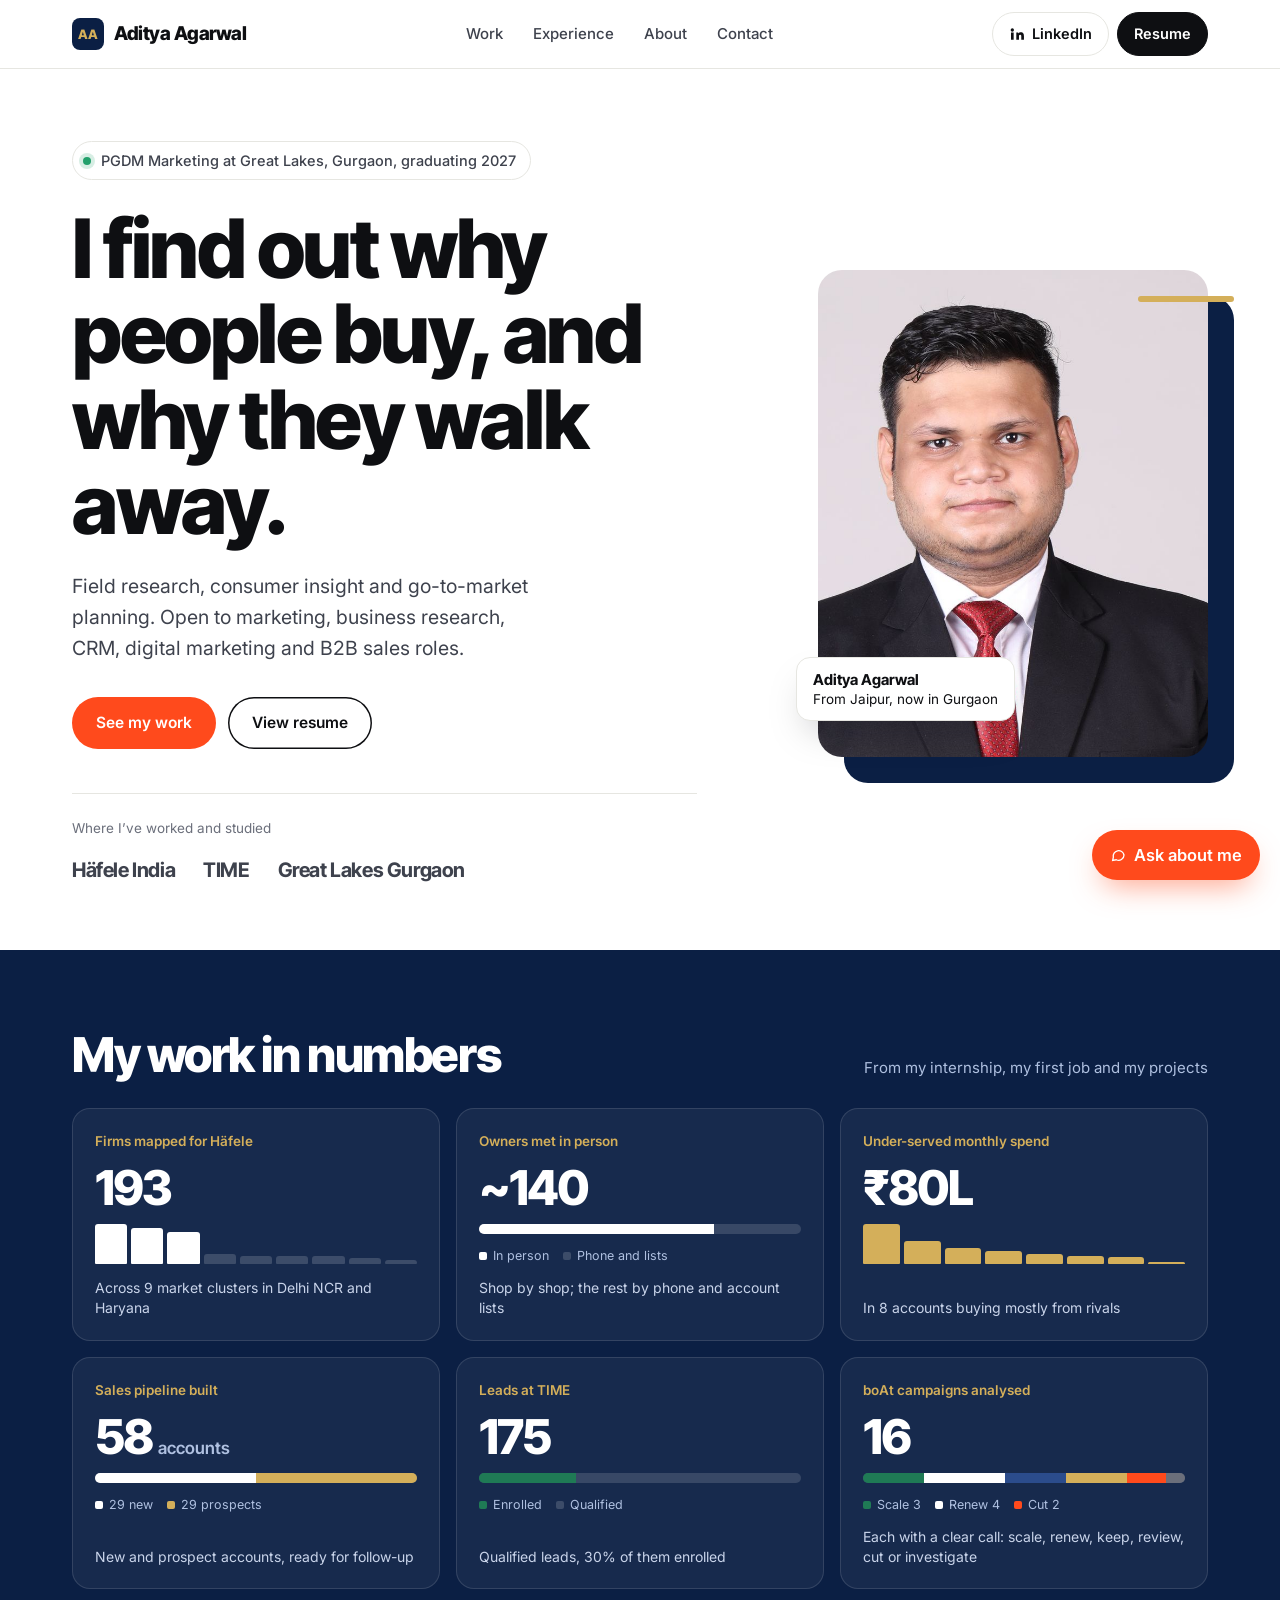
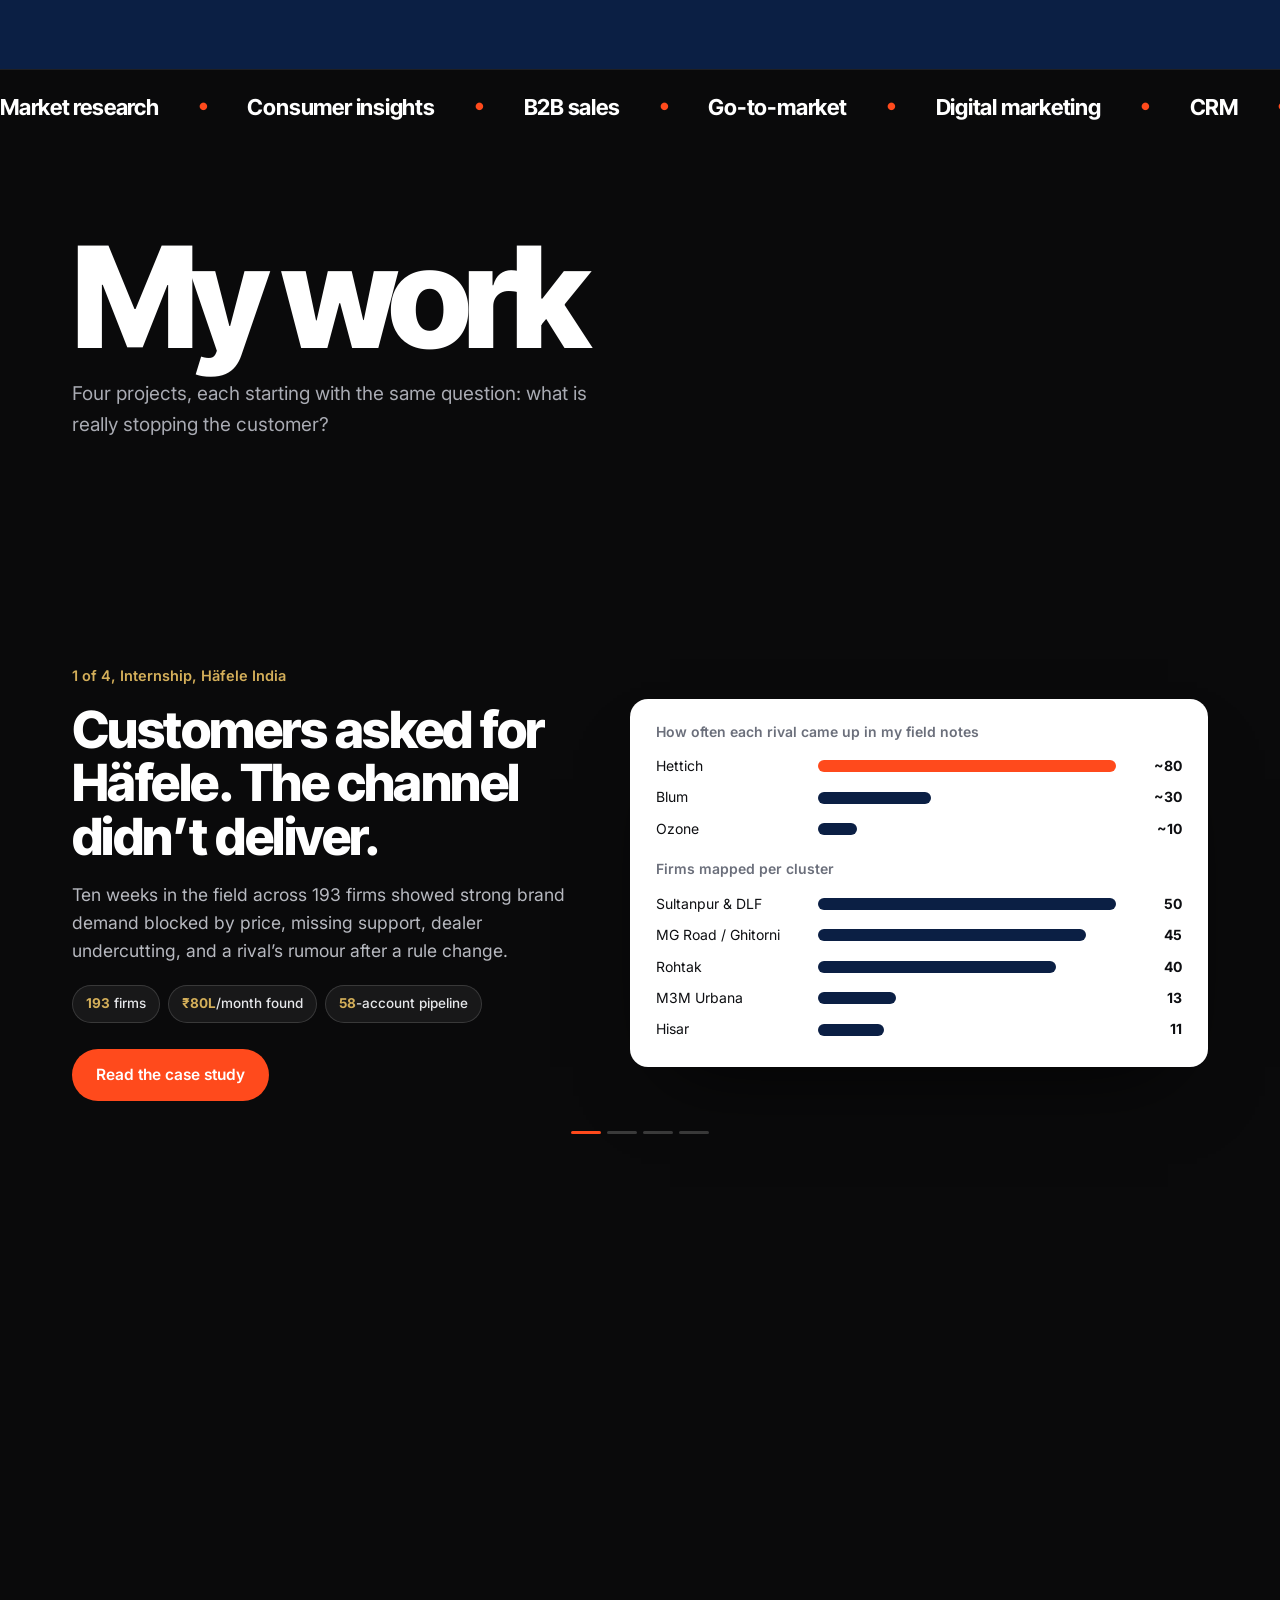
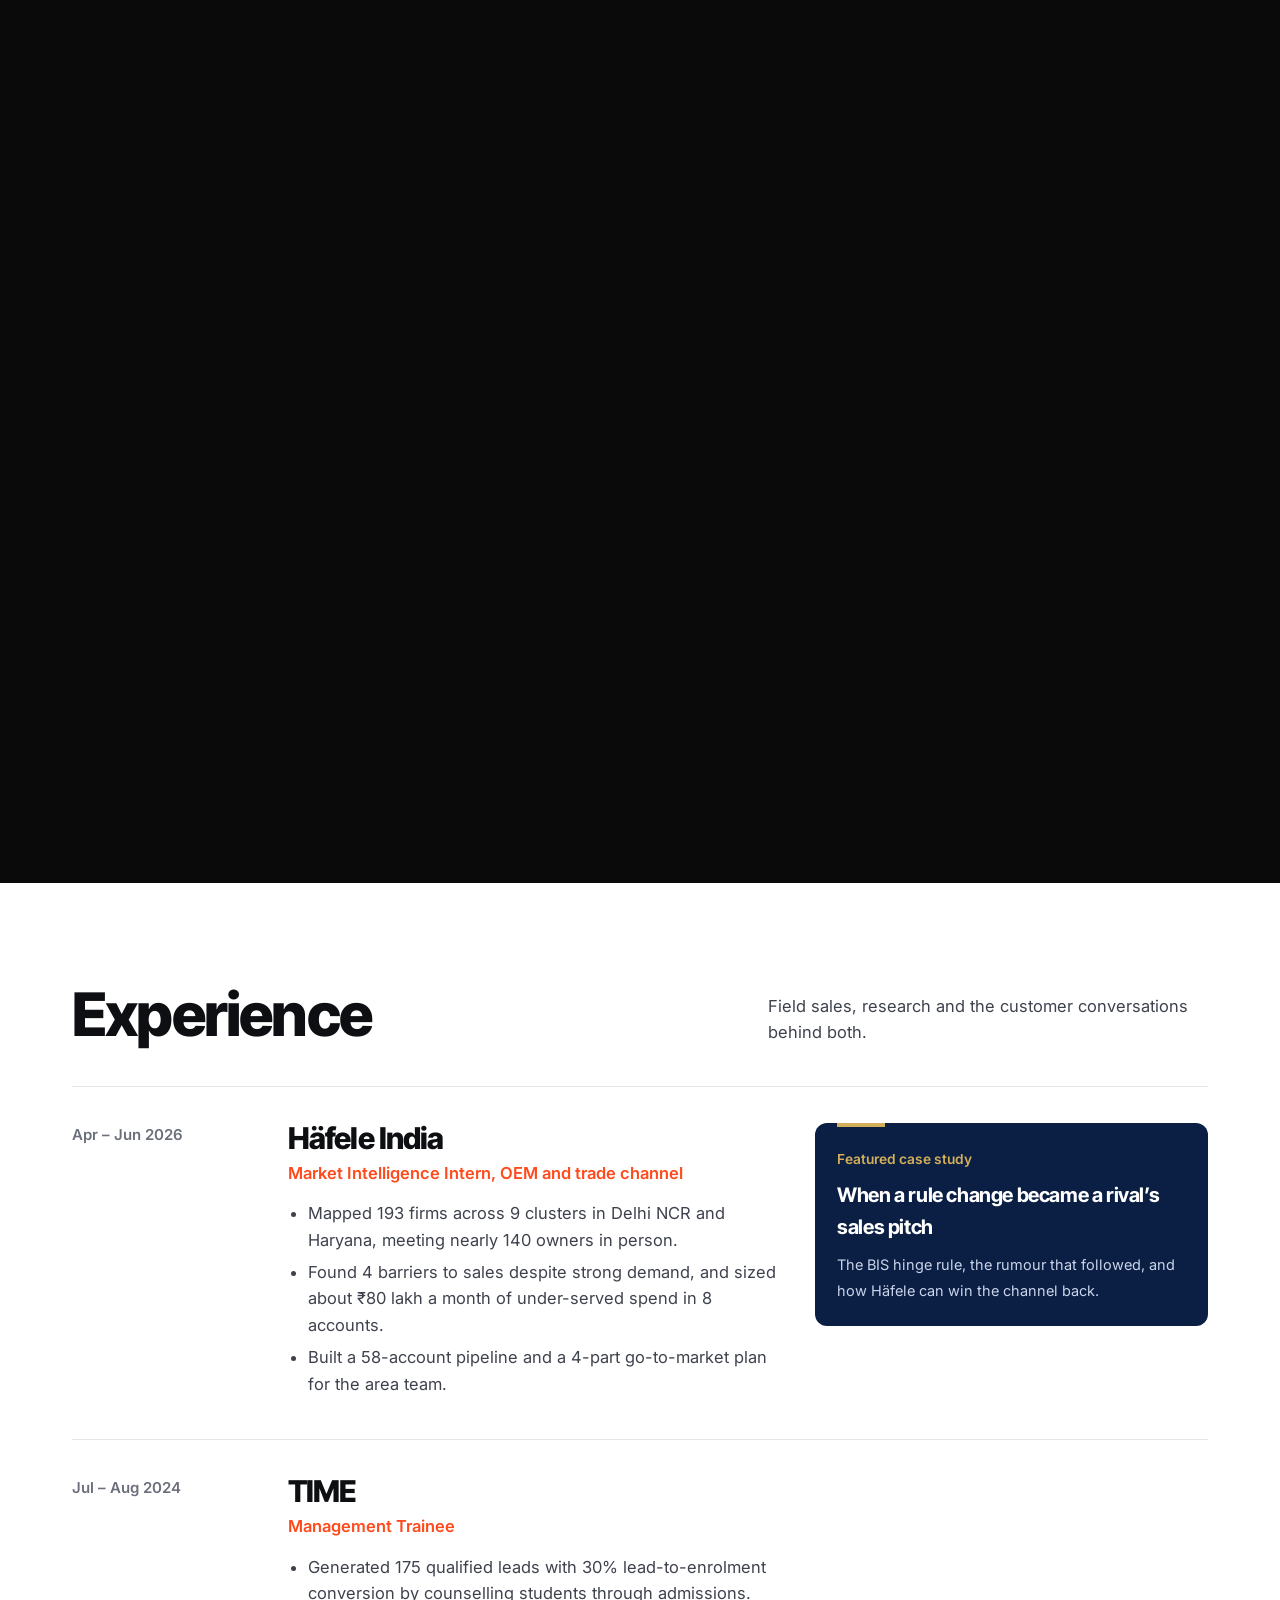
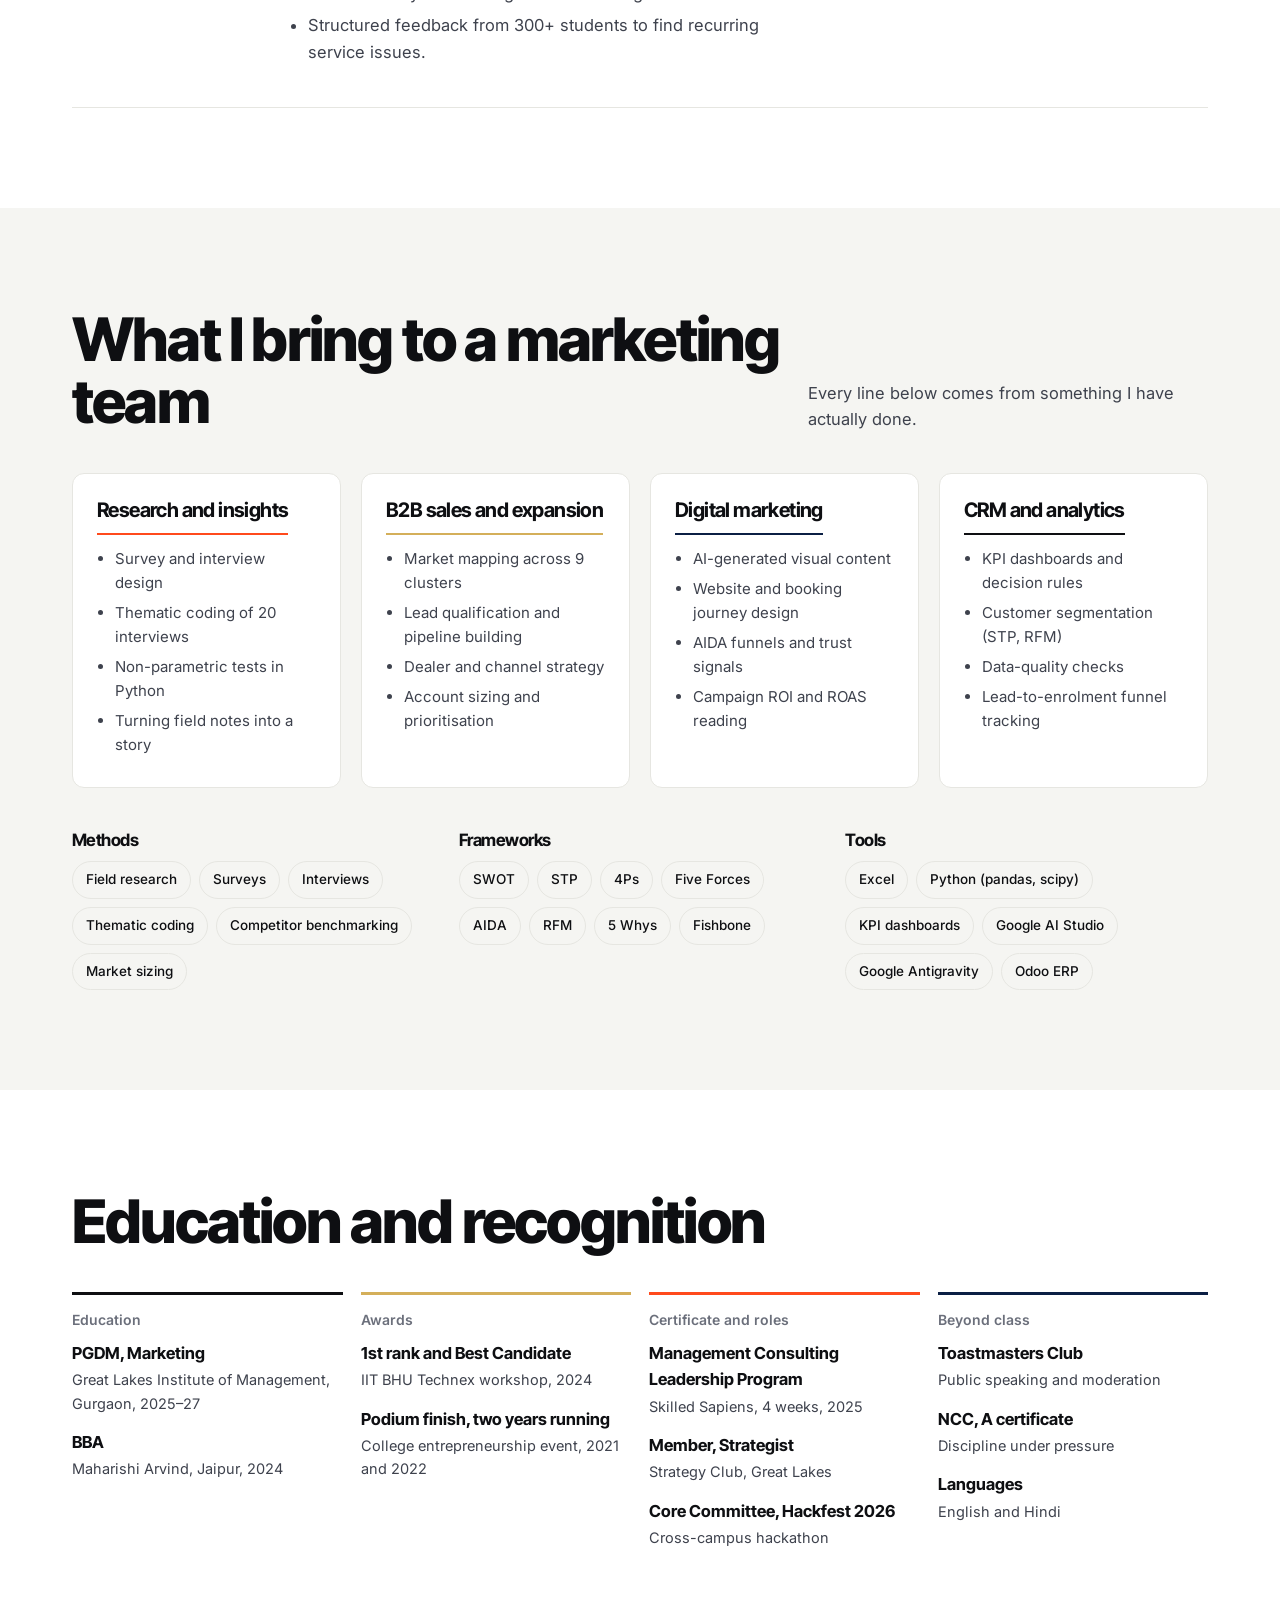
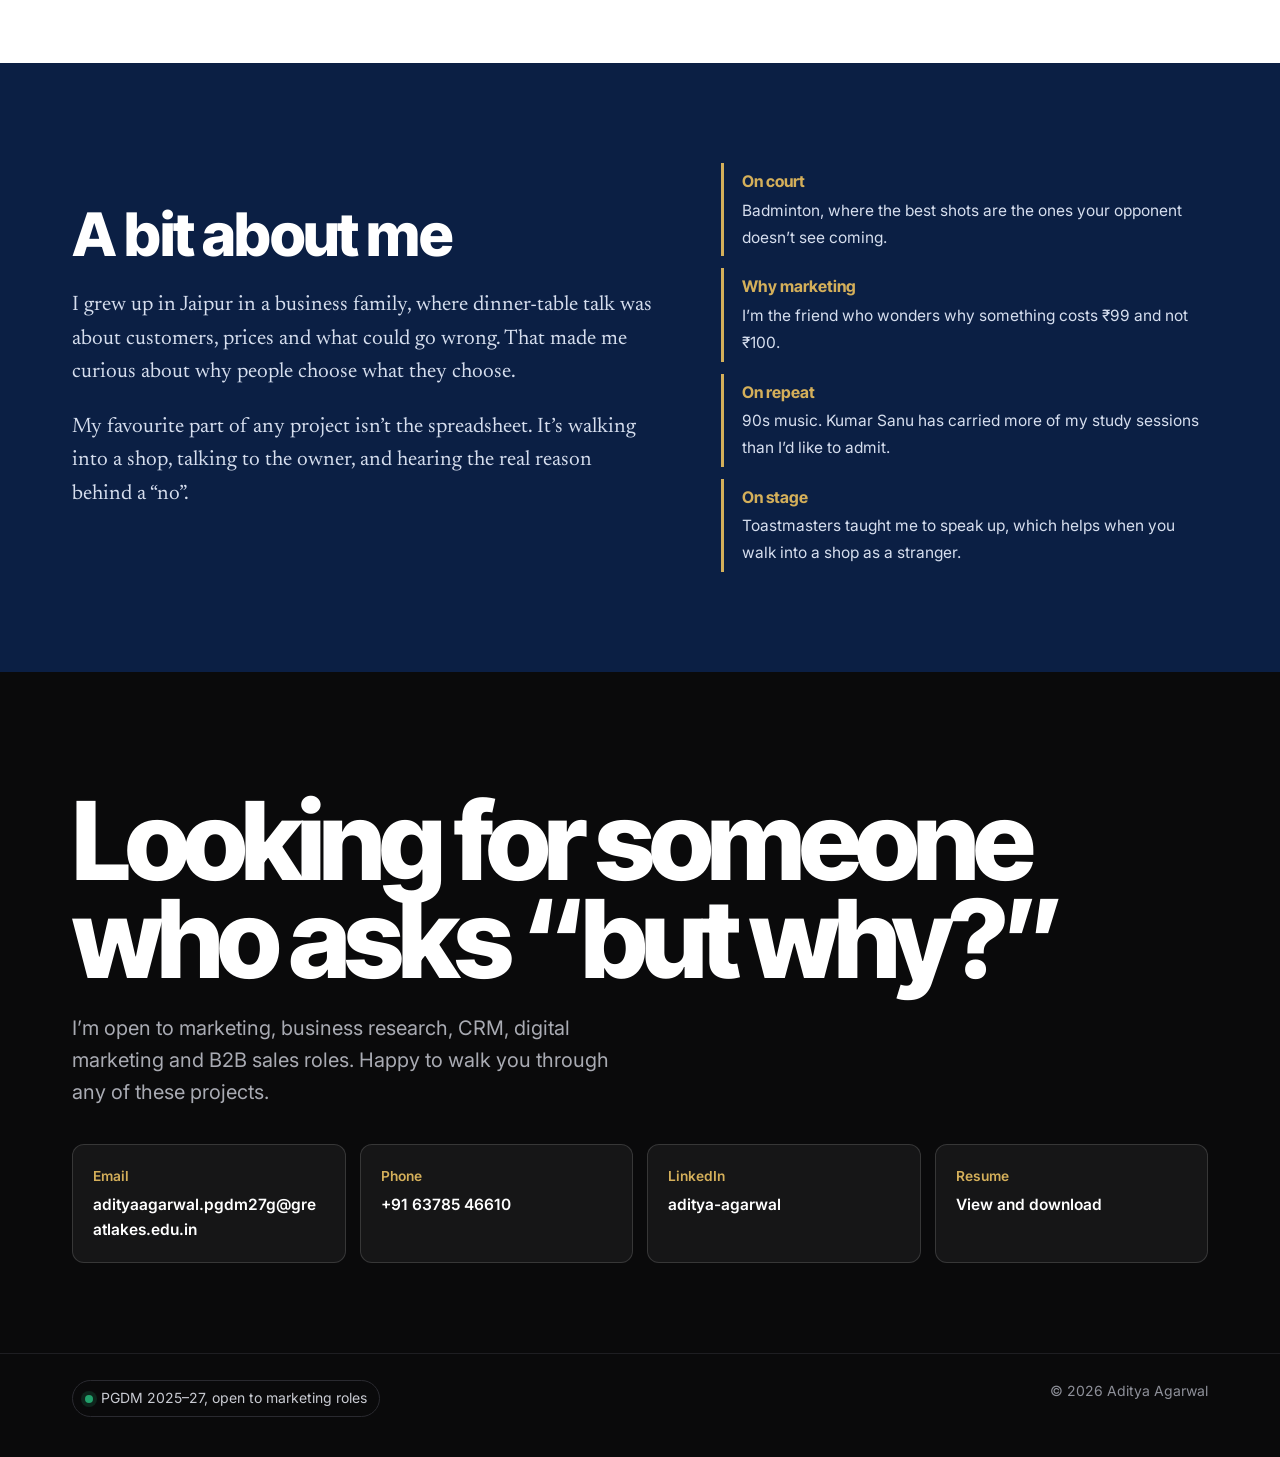
<file: index.html>
<!doctype html>
<html lang="en">
<head>
<meta charset="utf-8">
<meta name="viewport" content="width=device-width, initial-scale=1, viewport-fit=cover">
<title>Aditya Agarwal · Marketing, research and consumer insight</title>
<meta name="description" content="Aditya Agarwal, PGDM Marketing at Great Lakes Gurgaon. Field market research, consumer insight, B2B go-to-market and digital marketing.">
<link rel="preconnect" href="https://fonts.googleapis.com">
<link rel="preconnect" href="https://fonts.gstatic.com" crossorigin>
<link rel="stylesheet" href="https://fonts.googleapis.com/css2?family=Inter+Tight:wght@600;700;800&family=Inter:wght@400;500;600;700&family=Newsreader:ital,opsz,wght@0,6..72,400;0,6..72,500;1,6..72,400&display=swap">
<style>
:root{
  --paper:#FFFFFF; --paper-2:#F5F5F2; --card:#FFFFFF; --ink:#0E0F12; --soft:#3E424D; --muted:#6B6F7B; --line:#E6E6E1;
  --indigo:#0B1F44; --indigo-2:#2B4C8C; --indigo-soft:#E9EDF5; --marigold:#C9A24A; --marigold-soft:#F6EEDA; --rose:#FF4A1C; --rose-soft:#FFE7DF; --green:#1F7A55;
  --navy:#0B1F44; --black:#0A0A0B; --accent:#FF4A1C; --gold:#D4AF5A;
  --display:'Inter Tight','Inter','Segoe UI',system-ui,-apple-system,sans-serif;
  --body:'Inter','Segoe UI',system-ui,-apple-system,sans-serif;
  --read:'Newsreader',Georgia,'Times New Roman',serif;
  --r-lg:18px; --r-md:12px;
  box-sizing:border-box; padding-top:env(safe-area-inset-top,0px); padding-bottom:env(safe-area-inset-bottom,0px);
}
@media (prefers-color-scheme: dark){ :root:not([data-theme="light"]){ --paper:#0F1115; --paper-2:#15181E; --card:#181B22; --ink:#F2F3F5; --soft:#C5C8D0; --muted:#9A9EAA; --line:#2A2E37; --indigo:#9DB4E8; --indigo-2:#7E9BDB; --indigo-soft:#1D2533; --marigold:#D4AF5A; --marigold-soft:#2E2818; --rose:#FF6A43; --rose-soft:#3A1F17; --green:#5CC79A; } }
:root[data-theme="dark"]{ --paper:#0F1115; --paper-2:#15181E; --card:#181B22; --ink:#F2F3F5; --soft:#C5C8D0; --muted:#9A9EAA; --line:#2A2E37; --indigo:#9DB4E8; --indigo-2:#7E9BDB; --indigo-soft:#1D2533; --marigold:#D4AF5A; --marigold-soft:#2E2818; --rose:#FF6A43; --rose-soft:#3A1F17; --green:#5CC79A; }
*,*::before,*::after{box-sizing:inherit}
html{scroll-padding-top:calc(env(safe-area-inset-top,0px) + 80px)}
body{margin:0;background:var(--paper);color:var(--ink);font-family:var(--body);font-size:16.5px;line-height:1.6;-webkit-font-smoothing:antialiased}
img{max-width:100%;display:block}
a{color:var(--ink);text-decoration-color:var(--accent);text-underline-offset:3px} a:hover{color:var(--accent)}
button{font:inherit;color:inherit}
:focus-visible{outline:3px solid var(--accent);outline-offset:3px;border-radius:6px}
.wrap{max-width:1200px;margin:0 auto;padding:0 32px}
h1,h2,h3,h4{margin:0;line-height:1.04;letter-spacing:-0.03em;font-family:var(--display)}
p{margin:0 0 1em}
.sr{position:absolute;width:1px;height:1px;overflow:hidden;clip:rect(0 0 0 0)}

/* top bar */
.top{position:sticky;top:0;z-index:40;background:color-mix(in srgb,var(--paper) 90%,transparent);backdrop-filter:blur(12px);border-bottom:1px solid var(--line)}
.top .wrap{display:flex;align-items:center;justify-content:space-between;height:68px;gap:16px}
.brand{font-family:var(--display);font-weight:800;font-size:19px;text-decoration:none;color:var(--ink);display:flex;align-items:center;gap:10px;letter-spacing:-0.02em}
.brand i{width:32px;height:32px;border-radius:8px;background:var(--navy);color:var(--gold);display:grid;place-items:center;font-style:normal;font-size:13px;font-weight:800;letter-spacing:0}
.nav{display:flex;gap:2px}
.nav button{background:none;border:0;padding:8px 14px;border-radius:999px;color:var(--soft);cursor:pointer;font-weight:500;font-size:15px}
.nav button:hover{color:var(--ink);background:var(--paper-2)}
.pills{display:flex;gap:8px}
.pill{display:inline-flex;align-items:center;gap:7px;padding:9px 16px;border-radius:999px;border:1px solid var(--line);background:var(--card);text-decoration:none;color:var(--ink);font-weight:600;font-size:14.5px;cursor:pointer}
.pill:hover{border-color:var(--ink);color:var(--ink)}
.pill.dark{background:var(--ink);border-color:var(--ink);color:var(--paper)}
.pill.dark:hover{background:var(--accent);border-color:var(--accent);color:#fff}
svg.ic{width:16px;height:16px;flex:none}

.btn{display:inline-flex;align-items:center;gap:8px;padding:14px 24px;border-radius:999px;font-weight:600;font-size:15.5px;text-decoration:none;border:0;cursor:pointer;background:var(--accent);color:#fff;font-family:var(--body)}
.btn:hover{background:var(--ink);color:var(--paper)}
.btn.ghost{background:transparent;color:var(--ink);box-shadow:inset 0 0 0 1.5px var(--ink)}
.btn.ghost:hover{background:var(--ink);color:var(--paper)}

/* hero */
.hero{padding:72px 0 64px;background:var(--paper)}
.hero .wrap{display:grid;grid-template-columns:minmax(0,1.4fr) minmax(0,1fr);gap:64px;align-items:center}
.kicker{display:inline-flex;gap:10px;align-items:center;font-weight:500;color:var(--soft);margin-bottom:26px;padding:7px 14px 7px 10px;border:1px solid var(--line);border-radius:999px;font-size:14.5px}
.live{width:8px;height:8px;border-radius:50%;background:#22A06B;box-shadow:0 0 0 4px rgba(34,160,107,.18)}
.hero h1{font-size:clamp(46px,6.4vw,88px);font-weight:800}
.hero .lede{font-size:19.5px;color:var(--soft);max-width:40ch;margin-top:24px}
.hero .ctas{display:flex;gap:12px;flex-wrap:wrap;margin-top:32px}
.trust{display:flex;gap:28px;flex-wrap:wrap;align-items:center;margin-top:44px;padding-top:24px;border-top:1px solid var(--line)}
.trust small{color:var(--muted);font-size:13.5px;width:100%;margin-bottom:-14px}
.trust b{font-family:var(--display);font-size:20px;font-weight:700;color:var(--soft);letter-spacing:-0.02em}
.portrait{position:relative;justify-self:end;width:min(390px,100%)}
.portrait::before{content:"";position:absolute;inset:26px -26px -26px 26px;background:var(--navy);border-radius:24px}
.portrait::after{content:"";position:absolute;right:-26px;top:26px;width:96px;height:6px;background:var(--gold);border-radius:3px}
.portrait .frame{position:relative;border-radius:24px;overflow:hidden;background:#E8E8E8;aspect-ratio:4/5}
.portrait .frame img{width:100%;height:100%;object-fit:cover}
.portrait .cap{position:absolute;left:-22px;bottom:36px;background:var(--card);color:var(--ink);border-radius:14px;padding:12px 16px;font-size:13.5px;line-height:1.35;box-shadow:0 18px 40px -16px rgba(10,10,20,.35);border:1px solid var(--line)}
.portrait .cap b{display:block;font-size:15px;font-family:var(--display)}

/* dashboard (navy + gold) */
.dash{padding:80px 0;background:var(--navy);color:#fff}
.dash-head{display:flex;justify-content:space-between;align-items:end;gap:20px;margin-bottom:28px}
.dash-head h2{font-size:clamp(32px,4vw,48px);font-weight:800;color:#fff}
.dash-head p{margin:0;color:#AFC0E0;font-size:15px}
.tiles{display:grid;grid-template-columns:repeat(3,minmax(0,1fr));gap:16px}
.tile{background:rgba(255,255,255,.05);border:1px solid rgba(255,255,255,.12);border-radius:var(--r-lg);padding:22px;display:flex;flex-direction:column;gap:12px;min-height:188px}
.tile .t{color:var(--gold);font-size:13.5px;font-weight:600}
.tile .n{font-family:var(--display);font-size:48px;font-weight:800;letter-spacing:-0.04em;line-height:1;color:#fff}
.tile .n small{font-size:17px;font-weight:600;color:#AFC0E0;letter-spacing:0;margin-left:6px}
.tile .s{font-size:14px;color:#C9D4EA;line-height:1.4;margin-top:auto}
.mini{display:flex;align-items:end;gap:4px;height:40px}
.mini i{flex:1;background:rgba(255,255,255,.16);border-radius:3px 3px 1px 1px}
.mini i.on{background:#fff} .mini i.gold{background:var(--gold)}
.track{height:10px;border-radius:99px;background:rgba(255,255,255,.14);overflow:hidden;display:flex}
.track i{display:block;height:100%}
.dash .track i[style*="--indigo)"]{background:#fff!important}
.legend{display:flex;gap:14px;font-size:12.5px;color:#AFC0E0;flex-wrap:wrap}
.legend span::before{content:"";display:inline-block;width:8px;height:8px;border-radius:2px;margin-right:6px;background:var(--c)}
.dash .legend span[style*="--indigo)"]::before{background:#fff}
.dash .legend span[style*="--indigo-soft)"]::before{background:rgba(255,255,255,.16)}
.dash .legend span[style*="--marigold)"]::before,.dash .track i[style*="--marigold)"]{background:var(--gold)!important}

/* ticker (black) */
.ticker{background:var(--black);color:#fff;overflow:hidden;white-space:nowrap;border-top:1px solid #1E1E22}
.ticker .row{display:inline-flex;gap:40px;padding:20px 0;animation:tick 42s linear infinite;font-family:var(--display);font-weight:700;font-size:22px;letter-spacing:-0.01em}
.ticker .row span::after{content:"●";color:var(--accent);margin-left:40px;font-size:10px;vertical-align:5px}
.ticker:hover .row{animation-play-state:paused}
@keyframes tick{from{transform:translateX(0)}to{transform:translateX(-50%)}}

/* work (black, bold) */
#work{background:var(--black);color:#fff}
.work-intro{padding:90px 32px 24px}
.work-intro h2{font-size:clamp(64px,11vw,168px);font-weight:800;letter-spacing:-0.055em;line-height:.88;color:#fff}
.work-intro p{max-width:46ch;color:#A9ABB3;font-size:19px;margin-top:20px}
.hscroll{position:relative}
.hscroll .sticky{position:sticky;top:68px;height:calc(100vh - 68px);overflow:hidden;display:flex;flex-direction:column;justify-content:center}
.hscroll .track-x{display:flex;will-change:transform}
.slide{flex:0 0 100vw;padding:0 max(32px,calc((100vw - 1200px)/2 + 32px))}
.slide-in{display:grid;grid-template-columns:minmax(0,1fr) minmax(0,1.15fr);gap:56px;align-items:center}
.slide .idx{color:var(--gold);font-weight:600;margin-bottom:16px;font-size:14.5px}
.slide h3{font-size:clamp(34px,4vw,56px);font-weight:800;margin-bottom:18px;color:#fff}
.slide p.sum{color:#B7B9C0;font-size:17.5px;max-width:46ch}
.chips{display:flex;flex-wrap:wrap;gap:8px;margin:20px 0 26px}
.chip{padding:7px 13px;border-radius:999px;background:var(--paper-2);border:1px solid var(--line);font-size:13.5px;font-weight:500;color:var(--ink)}
.chip b{color:var(--accent);font-weight:700}
#work .chip{background:rgba(255,255,255,.06);border-color:rgba(255,255,255,.14);color:#E6E7EA}
#work .chip b{color:var(--gold)}
#work .btn:hover{background:#fff;color:var(--black)}
.viz{background:#fff;color:#0E0F12;border-radius:var(--r-lg);padding:26px;box-shadow:0 40px 80px -40px rgba(0,0,0,.8)}
.viz h4{font-size:14px;font-weight:600;color:#6B6F7B;margin-bottom:16px;letter-spacing:0;font-family:var(--body)}
.bars{display:grid;gap:9px}
.bar{display:grid;grid-template-columns:150px minmax(0,1fr) 54px;gap:12px;align-items:center;font-size:14px}
.bar i{display:block;height:12px;border-radius:6px;background:var(--navy);width:var(--w)}
.bar.gold i{background:var(--gold)} .bar.rose i{background:var(--accent)}
.exhibit .bar i{background:var(--indigo)} .exhibit .bar.gold i{background:var(--gold)} .exhibit .bar.rose i{background:var(--accent)}
.bar em{font-style:normal;font-weight:700;text-align:right}
:root[data-theme="dark"] .exhibit .bar i:not(.x){}
.shot{border-radius:10px;overflow:hidden;border:1px solid #E6E6E1}
.progress{display:flex;gap:6px;justify-content:center;margin-top:30px}
.progress i{width:30px;height:3px;border-radius:2px;background:rgba(255,255,255,.2)}
.progress i.on{background:var(--accent)}

/* sections (white / off-white) */
.sec{padding:100px 0}
.sec.alt{background:var(--paper-2)}
.sec-h{display:flex;justify-content:space-between;align-items:end;gap:24px;margin-bottom:40px}
.sec-h h2{font-size:clamp(38px,5vw,60px);font-weight:800}
.sec-h p{max-width:44ch;color:var(--soft);margin:0}
.xp{display:grid;grid-template-columns:180px minmax(0,1fr) minmax(0,.8fr);gap:36px;padding:36px 0;border-top:1px solid var(--line)}
.xp:last-child{border-bottom:1px solid var(--line)}
.xp .when{color:var(--muted);font-weight:600;font-size:15px}
.xp h3{font-size:30px;font-weight:800}
.xp .role{color:var(--accent);font-weight:600;margin:6px 0 14px}
.xp ul{margin:0;padding-left:20px;color:var(--soft)} .xp li{margin-bottom:6px}
.feat{background:var(--navy);border-radius:var(--r-md);padding:22px;align-self:start;text-decoration:none;color:#fff;display:block;position:relative;overflow:hidden}
.feat::after{content:"";position:absolute;left:22px;top:0;width:48px;height:4px;background:var(--gold)}
.feat:hover{background:#0F2A5C;color:#fff}
.feat small{color:var(--gold);font-weight:600}
.feat b{display:block;font-family:var(--display);font-size:20px;margin:8px 0;letter-spacing:-0.02em}
.feat span{color:#C9D4EA;font-size:14.5px}

.caps{display:grid;grid-template-columns:repeat(4,minmax(0,1fr));gap:20px}
.cap-b{background:var(--card);border:1px solid var(--line);border-radius:var(--r-md);padding:24px}
.cap-b h3{font-size:20px;font-weight:700;margin-bottom:12px;padding-bottom:12px;border-bottom:2px solid var(--accent);display:inline-block}
.cap-b:nth-child(2) h3{border-color:var(--gold)} .cap-b:nth-child(3) h3{border-color:var(--navy)} .cap-b:nth-child(4) h3{border-color:var(--ink)}
.cap-b ul{margin:0;padding-left:18px;color:var(--soft);font-size:15px} .cap-b li{margin-bottom:6px}
.kit{display:grid;grid-template-columns:repeat(3,minmax(0,1fr));gap:24px;margin-top:44px}
.kit h3{font-size:17px;font-weight:700;margin-bottom:12px}
.kit .chips{margin:0}

.rec{display:grid;grid-template-columns:repeat(4,minmax(0,1fr));gap:18px}
.rec .col{border-top:3px solid var(--ink);padding-top:18px}
.rec .col:nth-child(2){border-color:var(--gold)} .rec .col:nth-child(3){border-color:var(--accent)} .rec .col:nth-child(4){border-color:var(--navy)}
.rec h3{font-size:14px;font-weight:600;color:var(--muted);margin-bottom:12px;letter-spacing:0;font-family:var(--body)}
.rec dl{margin:0} .rec dt{font-weight:700;font-family:var(--display)} .rec dd{margin:2px 0 14px;color:var(--soft);font-size:14.5px}

.about{background:var(--navy);color:#fff}
.about .wrap{display:grid;grid-template-columns:minmax(0,1.2fr) minmax(0,1fr);gap:64px;align-items:center}
.about h2{font-size:clamp(38px,5vw,60px);font-weight:800;color:#fff;margin-bottom:24px}
.about p{font-family:var(--read);font-size:21px;line-height:1.6;color:#D6DEEE}
.about .fun{display:grid;gap:12px}
.about .fun div{border-left:3px solid var(--gold);padding:6px 0 6px 18px}
.about .fun b{display:block;color:var(--gold);font-size:16px;margin-bottom:2px;font-family:var(--display)}
.about .fun span{color:#D6DEEE;font-size:15.5px}

.contact{padding:120px 0 90px;background:var(--black);color:#fff}
.contact h2{font-size:clamp(50px,8.5vw,128px);font-weight:800;letter-spacing:-0.055em;line-height:.9;color:#fff;max-width:14ch}
.contact p.big{font-size:20px;color:#A9ABB3;max-width:44ch;margin:24px 0 36px}
.ways{display:grid;grid-template-columns:repeat(4,minmax(0,1fr));gap:14px}
.way{background:rgba(255,255,255,.05);border:1px solid rgba(255,255,255,.14);border-radius:var(--r-md);padding:20px;text-decoration:none;color:#fff;display:flex;flex-direction:column;gap:6px;cursor:pointer;text-align:left}
.way:hover{border-color:var(--accent);color:#fff;background:rgba(255,74,28,.08)}
.way small{color:var(--gold);font-weight:600}
.way b{font-size:15.5px;word-break:break-word;font-weight:600}
footer{background:var(--black);color:#8E9099;padding:26px 0 40px;border-top:1px solid #1E1E22}
footer .wrap{display:flex;justify-content:space-between;gap:20px;flex-wrap:wrap;font-size:14px}
footer .badge{display:inline-flex;align-items:center;gap:8px;border:1px solid #2A2A30;border-radius:999px;padding:6px 12px;color:#C9CBD2}

/* case pages */
.case-top{padding:56px 0 44px;background:var(--navy);color:#fff}
.back{display:inline-flex;gap:6px;align-items:center;color:#AFC0E0;text-decoration:none;font-weight:500;margin-bottom:28px;background:none;border:0;cursor:pointer;padding:0;font-size:15px}
.back:hover{color:#fff}
.case-top .kind{color:var(--gold);font-weight:600;margin-bottom:16px;font-size:15px}
.case-top h1{font-size:clamp(40px,5.6vw,76px);font-weight:800;max-width:18ch;color:#fff}
.case-top .dek{font-family:var(--read);font-size:22px;line-height:1.5;color:#D6DEEE;max-width:54ch;margin-top:22px}
.meta{display:grid;grid-template-columns:repeat(4,minmax(0,1fr));gap:18px;margin-top:36px;padding-top:24px;border-top:1px solid rgba(255,255,255,.16)}
.meta div small{display:block;color:var(--gold);font-weight:600;font-size:13px}
.meta div b{font-weight:600;font-size:15.5px;color:#fff}
.case-actions{display:flex;gap:10px;flex-wrap:wrap;margin-top:28px}
.case-top .btn.ghost{color:#fff;box-shadow:inset 0 0 0 1.5px rgba(255,255,255,.5)}
.case-top .btn.ghost:hover{background:#fff;color:var(--navy)}
.case-top .btn:hover{background:#fff;color:var(--navy)}
.case-body{display:grid;grid-template-columns:220px minmax(0,1fr);gap:60px;padding:56px 0 90px}
.toc{position:sticky;top:100px;align-self:start;display:flex;flex-direction:column;gap:2px;font-size:14.5px}
.toc a{color:var(--muted);text-decoration:none;padding:7px 12px;border-left:2px solid var(--line)}
.toc a:hover{color:var(--ink)} .toc a.on{color:var(--ink);border-color:var(--accent);font-weight:600}
.read{max-width:740px;min-width:0}
.read section{padding-top:8px;margin-bottom:48px}
.read h2{font-size:32px;font-weight:800;margin-bottom:18px}
.read h3{font-size:21px;font-weight:700;margin:28px 0 10px}
.read p,.read li{font-family:var(--read);font-size:20px;line-height:1.7;color:var(--ink)}
.read ul,.read ol{padding-left:22px} .read li{margin-bottom:8px}
.read blockquote{margin:28px 0;padding:18px 24px;border-left:4px solid var(--accent);background:var(--paper-2);border-radius:0 12px 12px 0;font-family:var(--read);font-style:italic;font-size:24px;line-height:1.45}
.read blockquote cite{display:block;font-style:normal;font-family:var(--body);font-size:14px;color:var(--muted);margin-top:8px}
.note{background:var(--marigold-soft);border-left:4px solid var(--gold);border-radius:0 12px 12px 0;padding:18px 20px;font-size:15px;color:var(--soft);margin:0 0 36px}
.note b{color:var(--ink)}
.exhibit{background:var(--card);border:1px solid var(--line);border-radius:var(--r-md);padding:24px;margin:28px 0;font-family:var(--body)}
.exhibit .cap{font-weight:700;font-size:15.5px;margin-bottom:4px;font-family:var(--display)}
.exhibit .src{font-size:13px;color:var(--muted);margin-top:14px}
.exhibit .sub{font-size:13.5px;color:var(--muted);margin-bottom:16px}
.exhibit table{width:100%;border-collapse:collapse;font-size:14.5px}
.exhibit th{text-align:left;font-weight:600;padding:9px 10px;background:var(--navy);color:#fff}
.exhibit th:first-child{border-radius:8px 0 0 0} .exhibit th:last-child{border-radius:0 8px 0 0}
.exhibit td{padding:10px;border-bottom:1px solid var(--line);vertical-align:top}
.tbl-wrap{overflow-x:auto}
.timeline{display:grid;grid-template-columns:repeat(5,minmax(0,1fr));gap:10px}
.timeline div{border-top:3px solid var(--navy);padding-top:10px;font-size:14px}
.timeline div:nth-child(3),.timeline div:nth-child(4){border-color:var(--accent)}
.timeline div:nth-child(5){border-color:var(--gold)}
.timeline b{display:block;font-size:13px;color:var(--muted)}
.grid2{display:grid;grid-template-columns:repeat(2,minmax(0,1fr));gap:12px}
.box{border-radius:10px;padding:14px 16px;background:var(--paper-2);font-size:14.5px}
.box b{display:block;margin-bottom:6px;font-family:var(--display)}
.box ul{margin:0;padding-left:18px} .box li{font-family:var(--body);font-size:14.5px;line-height:1.45;margin-bottom:4px}
.qs li{font-family:var(--body)!important;font-size:17.5px!important}
.dash-view{display:grid;gap:14px}
.dash-view button{padding:0;border:1px solid var(--line);border-radius:12px;overflow:hidden;background:var(--card);cursor:zoom-in}
.next{display:flex;justify-content:space-between;align-items:center;gap:20px;padding:36px 0;border-top:1px solid var(--line);text-decoration:none;color:var(--ink)}
.next small{color:var(--muted);font-weight:600;display:block}
.next b{font-family:var(--display);font-size:clamp(28px,4vw,46px);font-weight:800;letter-spacing:-0.03em}
.next:hover b{color:var(--accent)}

/* lightbox + ask */
.lb{position:fixed;inset:0;z-index:80;background:rgba(5,6,10,.85);display:flex;align-items:center;justify-content:center;padding:20px}
.lb[hidden]{display:none}
.lb .in{max-width:min(1100px,96vw);max-height:92vh;overflow:auto;background:var(--card);border-radius:16px;padding:14px}
.lb .bar-t{display:flex;justify-content:space-between;align-items:center;gap:10px;margin-bottom:10px;flex-wrap:wrap}
.lb .bar-t b{font-size:16px}
.lb .x{background:var(--paper-2);border:1px solid var(--line);border-radius:999px;padding:8px 14px;cursor:pointer;font-weight:600}
.ask-btn{position:fixed;right:20px;bottom:calc(20px + env(safe-area-inset-bottom,0px));z-index:60;display:inline-flex;align-items:center;gap:8px;background:var(--accent);color:#fff;border:0;border-radius:999px;padding:12px 18px;font-weight:600;cursor:pointer;box-shadow:0 14px 30px -10px rgba(255,74,28,.55)}
.ask-btn:hover{background:var(--ink);color:var(--paper)}
.ask{position:fixed;right:20px;bottom:calc(84px + env(safe-area-inset-bottom,0px));z-index:61;width:min(380px,calc(100vw - 40px));max-height:min(560px,calc(100vh - 140px));background:var(--card);border:1px solid var(--line);border-radius:18px;box-shadow:0 30px 60px -20px rgba(0,0,0,.45);display:flex;flex-direction:column;overflow:hidden}
.ask[hidden]{display:none}
.ask header{padding:16px 18px;background:var(--navy);color:#fff}
.ask header b{display:block;font-family:var(--display)} .ask header small{color:var(--gold)}
.ask .log{padding:14px 16px;overflow-y:auto;display:flex;flex-direction:column;gap:10px;flex:1}
.msg{padding:10px 13px;border-radius:14px;font-size:14.5px;line-height:1.45;max-width:90%}
.msg.me{align-self:end;background:var(--ink);color:var(--paper);border-bottom-right-radius:4px}
.msg.bot{align-self:start;background:var(--paper-2);border-bottom-left-radius:4px}
.msg.bot a{font-weight:600;color:var(--accent)}
.sugg{display:flex;flex-wrap:wrap;gap:6px;padding:0 16px 10px}
.sugg button{border:1px solid var(--line);background:var(--card);border-radius:999px;padding:6px 10px;font-size:13px;cursor:pointer}
.sugg button:hover{border-color:var(--accent);color:var(--accent)}
.ask form{display:flex;gap:8px;padding:12px;border-top:1px solid var(--line)}
.ask input{flex:1;min-width:0;border:1px solid var(--line);background:var(--paper-2);color:var(--ink);border-radius:999px;padding:10px 14px;font:inherit;font-size:14.5px}
.ask form button{border:0;background:var(--accent);color:#fff;border-radius:999px;padding:0 16px;font-weight:600;cursor:pointer}

@media (prefers-reduced-motion: reduce){ .ticker .row{animation:none} }
@media (max-width:980px){
  .nav{display:none}
  .sec-h,.dash-head{flex-direction:column;align-items:flex-start}
  .hero .wrap,.slide-in,.about .wrap{grid-template-columns:1fr}
  .portrait{justify-self:center;margin:20px 26px 26px 0}
  .tiles{grid-template-columns:repeat(2,minmax(0,1fr))}
  .caps,.rec{grid-template-columns:repeat(2,minmax(0,1fr))}
  .kit{grid-template-columns:1fr}
  .xp{grid-template-columns:1fr;gap:10px}
  .ways{grid-template-columns:repeat(2,minmax(0,1fr))}
  .case-body{grid-template-columns:minmax(0,1fr)}
  .toc{display:none}
  .meta{grid-template-columns:repeat(2,minmax(0,1fr))}
  .timeline{grid-template-columns:1fr 1fr}
}
@media (max-width:620px){
  body{font-size:16px}
  .wrap{padding:0 20px} .work-intro{padding:70px 20px 20px}
  .tiles,.caps,.rec,.ways,.grid2{grid-template-columns:1fr}
  .pills .pill.hide-s{display:none}
  .bar{grid-template-columns:104px minmax(0,1fr) 46px}
  .read p,.read li{font-size:18.5px}
  .portrait .cap{left:12px}
}
.hscroll.stack .sticky{position:static;height:auto;overflow:visible;display:block}
.hscroll.stack .track-x{flex-direction:column;gap:80px;transform:none!important;padding-bottom:90px}
.hscroll.stack .slide{flex:none;padding:0 20px;max-width:1200px;margin:0 auto;width:100%}
.hscroll.stack .progress{display:none}
@media print{
  .top,.ask-btn,.ask,.toc,.case-actions,.next,footer,.back{display:none!important}
  body{background:#fff;color:#000} .case-top{background:#fff;color:#000} .case-top h1,.case-top .dek,.meta div b{color:#000} .case-body{display:block} .exhibit{break-inside:avoid}
}
</style>
</head>
<body>
<header class="top">
  <div class="wrap">
    <a class="brand" href="#/" aria-label="Aditya Agarwal, home"><i aria-hidden="true">AA</i>Aditya Agarwal</a>
    <nav class="nav" aria-label="Sections">
      <button data-go="work">Work</button><button data-go="experience">Experience</button><button data-go="about">About</button><button data-go="contact">Contact</button>
    </nav>
    <div class="pills">
      <a class="pill hide-s" href="https://www.linkedin.com/in/aditya-agarwal-92b1a42a9" target="_blank" rel="noopener"><svg class="ic" viewBox="0 0 24 24" fill="currentColor" aria-hidden="true"><path d="M4.98 3.5a2.5 2.5 0 1 1 0 5 2.5 2.5 0 0 1 0-5ZM3 9.75h4v11H3v-11Zm7 0h3.8v1.5h.05c.53-1 1.84-2.05 3.78-2.05 4.04 0 4.79 2.66 4.79 6.12v5.43h-4v-4.82c0-1.15-.02-2.63-1.6-2.63-1.6 0-1.85 1.25-1.85 2.55v4.9h-4v-11Z"/></svg>LinkedIn</a>
      <button class="pill dark" data-resume>Resume</button>
    </div>
  </div>
</header>

<main id="app"></main>

<div class="lb" id="lb" hidden role="dialog" aria-modal="true" aria-labelledby="lb-title">
  <div class="in"><div class="bar-t"><b id="lb-title"></b><div style="display:flex;gap:8px" id="lb-actions"></div></div><div id="lb-body"></div></div>
</div>

<button class="ask-btn" id="ask-btn" aria-expanded="false" aria-controls="ask"><svg class="ic" viewBox="0 0 24 24" fill="none" stroke="currentColor" stroke-width="2" aria-hidden="true"><path d="M21 12a8 8 0 0 1-11.6 7.1L4 20l1-4.6A8 8 0 1 1 21 12Z"/></svg>Ask about me</button>
<section class="ask" id="ask" hidden aria-label="Ask about Aditya">
  <header><b>Ask about Aditya</b><small>Quick answers from this portfolio</small></header>
  <div class="log" id="ask-log" aria-live="polite"></div>
  <div class="sugg" id="ask-sugg"></div>
  <form id="ask-form"><label class="sr" for="ask-in">Your question</label><input id="ask-in" placeholder="e.g. What did you find at Häfele?" autocomplete="off"><button type="submit">Ask</button></form>
</section>

<script>
(function(){
'use strict';
var A = {
  photo:'assets/aditya.jpg', gharfix:'assets/gharfix.jpg', boat:'assets/boat.jpg',
  d1:'assets/hafele-dashboard-1.jpg', d2:'assets/hafele-dashboard-2.jpg', d3:'assets/hafele-dashboard-3.jpg',
  resumeImg:'assets/resume-1.jpg', resumePdf:'assets/Aditya_Agarwal_Resume.pdf', dashPdf:'assets/Hafele_Story_Dashboard_Aditya_Agarwal.pdf'
};
var L = { boat:'boat/', gharfix:'gharfix/', linkedin:'https://www.linkedin.com/in/aditya-agarwal-92b1a42a9', email:'adityaagarwal.pgdm27g@greatlakes.edu.in', phone:'+91 63785 46610', tel:'+916378546610', pdfs:true };
var $=function(s,el){return (el||document).querySelector(s)}, $$=function(s,el){return Array.prototype.slice.call((el||document).querySelectorAll(s))};
var ext=' target="_blank" rel="noopener"';

function bars(rows,max,cls){ return '<div class="bars">'+rows.map(function(r){ return '<div class="bar '+(r[3]||cls||'')+'"><span>'+r[0]+'</span><i style="--w:'+Math.max(3,Math.round(r[1]/max*100))+'%"></i><em>'+(r[2]||r[1])+'</em></div>'; }).join('')+'</div>'; }
var CLUSTERS=[['Sultanpur & DLF',50],['MG Road / Ghitorni',45],['Rohtak',40],['M3M Urbana',13],['Hisar',11],['Other NCR',10],['Rewari',10],['IMT Manesar',8],['Bhiwani',6]];
var SPEND=[['Account A, Rohtak',27.5,'25–30'],['Account B, Ghitorni',16,'15–17'],['Account C, Rewari',11,'10–12'],['Account D, Rohtak',9,'8–10'],['Account E, Rohtak',7.5,'7–8'],['Account F, Ghitorni',5.5,'5–6'],['Account G, Ghitorni',5,'~5'],['Account H, Ghitorni',2,'~2']];
var BARRIERS=[['Price',4.17],['Availability',4.15],['Online comparison',4.12],['Discount / offer',3.66],['Brand confidence',3.46],['Staff behaviour',3.15],['Waiting time',2.83],['Store environment',2.78]];
var TRUST=[['Friends / family',5.32],['Brand website',5.29],['Comparison apps',4.78],['Phone reviews',4.73],['Product display',4.68],['Salesperson',3.83,null,'rose']];

/* ---------------- HOME ---------------- */
function home(){
  var tiles = [
    {t:'Firms mapped for Häfele',n:'193',s:'Across 9 market clusters in Delhi NCR and Haryana',v:'<div class="mini">'+CLUSTERS.map(function(c,i){return '<i class="'+(i<3?'on':'')+'" style="height:'+Math.round(c[1]/50*100)+'%"></i>';}).join('')+'</div>'},
    {t:'Owners met in person',n:'~140',s:'Shop by shop; the rest by phone and account lists',v:'<div class="track" aria-hidden="true"><i style="width:73%;background:var(--indigo)"></i></div><div class="legend"><span style="--c:var(--indigo)">In person</span><span style="--c:var(--indigo-soft)">Phone and lists</span></div>'},
    {t:'Under-served monthly spend',n:'₹80L',s:'In 8 accounts buying mostly from rivals',v:'<div class="mini">'+SPEND.map(function(s){return '<i class="gold" style="height:'+Math.round(s[1]/27.5*100)+'%"></i>';}).join('')+'</div>'},
    {t:'Sales pipeline built',n:'58<small>accounts</small>',s:'New and prospect accounts, ready for follow-up',v:'<div class="track" aria-hidden="true"><i style="width:50%;background:var(--indigo)"></i><i style="width:50%;background:var(--marigold)"></i></div><div class="legend"><span style="--c:var(--indigo)">29 new</span><span style="--c:var(--marigold)">29 prospects</span></div>'},
    {t:'Leads at TIME',n:'175',s:'Qualified leads, 30% of them enrolled',v:'<div class="track" aria-hidden="true"><i style="width:30%;background:var(--green)"></i></div><div class="legend"><span style="--c:var(--green)">Enrolled</span><span style="--c:var(--indigo-soft)">Qualified</span></div>'},
    {t:'boAt campaigns analysed',n:'16',s:'Each with a clear call: scale, renew, keep, review, cut or investigate',v:'<div class="track" aria-hidden="true"><i style="width:19%;background:var(--green)"></i><i style="width:25%;background:var(--indigo)"></i><i style="width:19%;background:var(--indigo-2)"></i><i style="width:19%;background:var(--marigold)"></i><i style="width:12%;background:var(--rose)"></i><i style="width:6%;background:var(--muted)"></i></div><div class="legend"><span style="--c:var(--green)">Scale 3</span><span style="--c:var(--indigo)">Renew 4</span><span style="--c:var(--rose)">Cut 2</span></div>'}
  ];
  var slides = [
    {id:'hafele',idx:'Internship, Häfele India',t:'Customers asked for Häfele. The channel didn’t deliver.',s:'Ten weeks in the field across 193 firms showed strong brand demand blocked by price, missing support, dealer undercutting, and a rival’s rumour after a rule change.',c:['<b>193</b> firms','<b>₹80L</b>/month found','<b>58</b>-account pipeline'],v:'<div class="viz"><h4>How often each rival came up in my field notes</h4>'+bars([['Hettich',80,'~80','rose'],['Blum',30,'~30'],['Ozone',10,'~10']],80)+'<h4 style="margin-top:22px">Firms mapped per cluster</h4>'+bars(CLUSTERS.slice(0,5),50)+'</div>'},
    {id:'consumer-behaviour',idx:'Research project, Consumer Behaviour',t:'Why shoppers walk in and leave without buying',s:'A mixed-method study of offline retail: 41 survey responses, 20 interviews, thematic coding and non-parametric tests in Python.',c:['<b>41</b> responses','<b>20</b> interviews','Salesperson trusted <b>least</b>'],v:'<div class="viz"><h4>Why people left (average, 1–7 scale)</h4>'+bars(BARRIERS.map(function(b,i){return [b[0],b[1],b[1].toFixed(2),i<3?'gold':''];}),4.17)+'</div>'},
    {id:'boat',idx:'Analytics project, Marketing & Retail Analytics',t:'A decision system for boAt’s marketing spend',s:'A live dashboard where every screen ends in a decision, with a data-trust layer that keeps bad records out of every number leadership sees.',c:['<b>16</b> campaigns','<b>10</b> channels','<b>11 of 11</b> errors caught'],v:'<div class="viz"><div class="shot"><img src="'+A.boat+'" alt="Business Overview screen of the boAt dashboard with revenue, ROAS, brand search and margin" loading="lazy"></div></div>'},
    {id:'gharfix',idx:'Digital marketing project',t:'GharFix: walk through a home, then book the fix',s:'A home-services website you explore by scrolling through 225 AI-generated frames, with a working sign-in and booking flow.',c:['<b>225</b> frames','<b>8</b> services','Working <b>booking</b>'],v:'<div class="viz"><div class="shot"><img src="'+A.gharfix+'" alt="GharFix home page: Home Services, On Your Schedule, with service professionals at work" loading="lazy"></div></div>'}
  ];
  return ''+
  '<section class="hero" aria-labelledby="hero-h"><div class="wrap"><div>'+
    '<div class="kicker"><span class="live" aria-hidden="true"></span>PGDM Marketing at Great Lakes, Gurgaon, graduating 2027</div>'+
    '<h1 id="hero-h">I find out why people buy, and why they walk away.</h1>'+
    '<p class="lede">Field research, consumer insight and go-to-market planning. Open to marketing, business research, CRM, digital marketing and B2B sales roles.</p>'+
    '<div class="ctas"><button class="btn" data-go="work">See my work</button><button class="btn ghost" data-resume>View resume</button></div>'+
    '<div class="trust"><small>Where I’ve worked and studied</small><b>Häfele India</b><b>TIME</b><b>Great Lakes Gurgaon</b></div></div>'+
    '<figure class="portrait" style="margin:0"><div class="frame"><img src="'+A.photo+'" alt="Portrait of Aditya Agarwal in a dark suit and red tie" width="720" height="900"></div>'+
            '<figcaption class="cap"><b>Aditya Agarwal</b>From Jaipur, now in Gurgaon</figcaption></figure>'+
  '</div></section>'+
  '<section class="dash" aria-labelledby="dash-h"><div class="wrap"><div class="dash-head"><h2 id="dash-h">My work in numbers</h2><p>From my internship, my first job and my projects</p></div>'+
    '<div class="tiles">'+tiles.map(function(t){return '<div class="tile"><div class="t">'+t.t+'</div><div class="n">'+t.n+'</div>'+t.v+'<div class="s">'+t.s+'</div></div>';}).join('')+'</div></div></section>'+
  '<div class="ticker" aria-hidden="true"><div class="row">'+(function(){var w=['Market research','Consumer insights','B2B sales','Go-to-market','Digital marketing','CRM','Competitive analysis','Lead generation','Field research','Business expansion']; var s=w.concat(w).map(function(x){return '<span>'+x+'</span>';}).join(''); return s+s;})()+'</div></div>'+
  '<section id="work" aria-labelledby="work-h"><div class="wrap work-intro"><h2 id="work-h">My work</h2><p>Four projects, each starting with the same question: what is really stopping the customer?</p></div>'+
    '<div class="hscroll" id="hs" style="height:'+(slides.length*100)+'vh"><div class="sticky"><div class="track-x" id="hs-track">'+
    slides.map(function(s,i){return '<article class="slide" aria-labelledby="sl-'+s.id+'"><div class="slide-in"><div><div class="idx">'+(i+1)+' of '+slides.length+', '+s.idx+'</div><h3 id="sl-'+s.id+'">'+s.t+'</h3><p class="sum">'+s.s+'</p><div class="chips">'+s.c.map(function(c){return '<span class="chip">'+c+'</span>';}).join('')+'</div><a class="btn" href="#/work/'+s.id+'">Read the case study</a></div><div>'+s.v+'</div></div></article>';}).join('')+
    '</div><div class="progress" id="hs-prog">'+slides.map(function(_,i){return '<i class="'+(i?'':'on')+'"></i>';}).join('')+'</div></div></div></section>'+
  '<section class="sec" id="experience" aria-labelledby="xp-h"><div class="wrap"><div class="sec-h"><h2 id="xp-h">Experience</h2><p>Field sales, research and the customer conversations behind both.</p></div>'+
    '<div class="xp"><div class="when">Apr – Jun 2026</div><div><h3>Häfele India</h3><div class="role">Market Intelligence Intern, OEM and trade channel</div><ul><li>Mapped 193 firms across 9 clusters in Delhi NCR and Haryana, meeting nearly 140 owners in person.</li><li>Found 4 barriers to sales despite strong demand, and sized about ₹80 lakh a month of under-served spend in 8 accounts.</li><li>Built a 58-account pipeline and a 4-part go-to-market plan for the area team.</li></ul></div><a class="feat" href="#/work/hafele"><small>Featured case study</small><b>When a rule change became a rival’s sales pitch</b><span>The BIS hinge rule, the rumour that followed, and how Häfele can win the channel back.</span></a></div>'+
    '<div class="xp"><div class="when">Jul – Aug 2024</div><div><h3>TIME</h3><div class="role">Management Trainee</div><ul><li>Generated 175 qualified leads with 30% lead-to-enrolment conversion by counselling students through admissions.</li><li>Structured feedback from 300+ students to find recurring service issues.</li></ul></div><div></div></div>'+
  '</div></section>'+
  '<section class="sec alt" aria-labelledby="cap-h"><div class="wrap"><div class="sec-h"><h2 id="cap-h">What I bring to a marketing team</h2><p>Every line below comes from something I have actually done.</p></div>'+
    '<div class="caps">'+
      cap('Research and insights',['Survey and interview design','Thematic coding of 20 interviews','Non-parametric tests in Python','Turning field notes into a story'])+
      cap('B2B sales and expansion',['Market mapping across 9 clusters','Lead qualification and pipeline building','Dealer and channel strategy','Account sizing and prioritisation'])+
      cap('Digital marketing',['AI-generated visual content','Website and booking journey design','AIDA funnels and trust signals','Campaign ROI and ROAS reading'])+
      cap('CRM and analytics',['KPI dashboards and decision rules','Customer segmentation (STP, RFM)','Data-quality checks','Lead-to-enrolment funnel tracking'])+
    '</div>'+
    '<div class="kit"><div><h3>Methods</h3><div class="chips">'+chips(['Field research','Surveys','Interviews','Thematic coding','Competitor benchmarking','Market sizing'])+'</div></div><div><h3>Frameworks</h3><div class="chips">'+chips(['SWOT','STP','4Ps','Five Forces','AIDA','RFM','5 Whys','Fishbone'])+'</div></div><div><h3>Tools</h3><div class="chips">'+chips(['Excel','Python (pandas, scipy)','KPI dashboards','Google AI Studio','Google Antigravity','Odoo ERP'])+'</div></div></div>'+
  '</div></section>'+
  '<section class="sec" aria-labelledby="rec-h"><div class="wrap"><div class="sec-h"><h2 id="rec-h">Education and recognition</h2></div><div class="rec">'+
    '<div class="col"><h3>Education</h3><dl><dt>PGDM, Marketing</dt><dd>Great Lakes Institute of Management, Gurgaon, 2025–27</dd><dt>BBA</dt><dd>Maharishi Arvind, Jaipur, 2024</dd></dl></div>'+
    '<div class="col"><h3>Awards</h3><dl><dt>1st rank and Best Candidate</dt><dd>IIT BHU Technex workshop, 2024</dd><dt>Podium finish, two years running</dt><dd>College entrepreneurship event, 2021 and 2022</dd></dl></div>'+
    '<div class="col"><h3>Certificate and roles</h3><dl><dt>Management Consulting Leadership Program</dt><dd>Skilled Sapiens, 4 weeks, 2025</dd><dt>Member, Strategist</dt><dd>Strategy Club, Great Lakes</dd><dt>Core Committee, Hackfest 2026</dt><dd>Cross-campus hackathon</dd></dl></div>'+
    '<div class="col"><h3>Beyond class</h3><dl><dt>Toastmasters Club</dt><dd>Public speaking and moderation</dd><dt>NCC, A certificate</dt><dd>Discipline under pressure</dd><dt>Languages</dt><dd>English and Hindi</dd></dl></div>'+
  '</div></div></section>'+
  '<section class="sec about" id="about" aria-labelledby="ab-h"><div class="wrap"><div><h2 id="ab-h">A bit about me</h2><p>I grew up in Jaipur in a business family, where dinner-table talk was about customers, prices and what could go wrong. That made me curious about why people choose what they choose.</p><p>My favourite part of any project isn’t the spreadsheet. It’s walking into a shop, talking to the owner, and hearing the real reason behind a “no”.</p></div>'+
    '<div class="fun"><div><b>On court</b><span>Badminton, where the best shots are the ones your opponent doesn’t see coming.</span></div><div><b>Why marketing</b><span>I’m the friend who wonders why something costs ₹99 and not ₹100.</span></div><div><b>On repeat</b><span>90s music. Kumar Sanu has carried more of my study sessions than I’d like to admit.</span></div><div><b>On stage</b><span>Toastmasters taught me to speak up, which helps when you walk into a shop as a stranger.</span></div></div></div></section>'+
  '<section class="contact" id="contact" aria-labelledby="ct-h"><div class="wrap"><h2 id="ct-h">Looking for someone who asks “but why?”</h2><p class="big">I’m open to marketing, business research, CRM, digital marketing and B2B sales roles. Happy to walk you through any of these projects.</p>'+
    '<div class="ways"><a class="way" href="mailto:'+L.email+'"><small>Email</small><b>'+L.email+'</b></a><a class="way" href="tel:'+L.tel+'"><small>Phone</small><b>'+L.phone+'</b></a><a class="way" href="'+L.linkedin+'"'+ext+'><small>LinkedIn</small><b>aditya-agarwal</b></a><button class="way" data-resume><small>Resume</small><b>View and download</b></button></div></div></section>'+
  '<footer><div class="wrap"><span class="badge"><span class="live" aria-hidden="true"></span>PGDM 2025–27, open to marketing roles</span><span>© 2026 Aditya Agarwal</span></div></footer>';
}
function cap(t,items){return '<div class="cap-b"><h3>'+t+'</h3><ul>'+items.map(function(i){return '<li>'+i+'</li>';}).join('')+'</ul></div>';}
function chips(a){return a.map(function(x){return '<span class="chip">'+x+'</span>';}).join('');}

/* ---------------- CASES ---------------- */
var ORDER=['hafele','consumer-behaviour','boat','gharfix'];
var CASES={};
CASES.hafele={kind:'Teaching case, B2B marketing and channel strategy',title:'Häfele India: when a rule change became a rival’s sales pitch',
 dek:'A field-based case on brand pull, channel trust and competitive response in North India’s furniture-fittings trade, written from ten weeks of interviews with factories, studios and dealers.',
 meta:[['Role','Market Intelligence Intern'],['When','April to June 2026'],['Where','Delhi NCR and Haryana'],['Method','193 firms, ~140 met in person']],
 actions:'<button class="btn" data-dash>View the field dashboard</button><button class="btn ghost" onclick="window.print()">Print or save as PDF</button>',
 sections:[
 ['note','About this case','<div class="note"><b>About this case.</b> Written by Aditya Agarwal from his own field research during a market intelligence internship. Client firm names are disguised as Accounts A to H, and spend figures are owners’ own estimates, not audited data. Statements about competitors describe what dealers and firm owners reported in interviews. The case is written for class discussion, not to judge any company’s management.</div>'],
 ['opening','The line that kept coming back','<p>It was the last week of June 2026, and the owner of a modular-kitchen studio in Ghitorni, the furniture strip on Delhi’s MG Road, was being honest.</p><blockquote>“We use Häfele only when the customer asks for it.”<cite>Studio owner, Ghitorni</cite></blockquote><p>Aditya Agarwal, a market intelligence intern with Häfele India’s OEM and trade team, had heard some version of that sentence dozens of times in ten weeks. Homeowners walked in asking for Häfele by name. Yet when the studio ordered hinges and drawer runners for the cabinet carcass, the box that came in usually said Hettich.</p><p>His area sales manager wanted a plan by month-end. Two questions sat on the table. Where should Häfele focus to grow OEM and trade sales across Delhi NCR and Haryana? And what should it do about a trust problem that, by the dealers’ own account, had started with a government rule and been sharpened by a rival?</p>'],
 ['company','Häfele in India','<p>Häfele was founded in 1923 by Adolf Häfele and Hermann Funk as a hardware shop for joiners in Germany, and grew into a family-owned global group in furniture fittings and architectural hardware. Its Indian subsidiary started in 2003 in Mumbai.</p><p>In India, Häfele built a premium brand across three overlapping businesses: furniture and kitchen fittings (hinges, drawer runners, lift-up systems), architectural hardware, and later home appliances, sinks and lighting. It sold through offices, design showrooms, franchise shops and a large dealer network, and directly to big furniture makers.</p><p>Two features of that model mattered for this case. First, much of Häfele’s fittings range had historically been sourced from outside India. Second, its strongest pull came from homeowners, architects and designers who knew the brand, rather than from the carpenters and factory buyers who decided what actually went inside the cabinet.</p>'],
 ['market','The market and the rivals','<p>The demand for fittings in North India came from three very different buyers, each visible in the field data:</p><ul><li><b>OEM factories</b> in belts like IMT Manesar, Ghitorni and Mehrauli: high volumes, buying on price and delivery.</li><li><b>Modular and design studios</b> in Sultanpur, DLF and M3M Urbana: brand-led, selling a finished kitchen to a homeowner.</li><li><b>Small-city kitchen makers and dealers</b> in Rohtak, Hisar, Rewari and Bhiwani: served, if at all, through distributors.</li></ul><p>The main rival was Hettich, another German family company, which had been in India for about 25 years and had built a large manufacturing campus in Indore, with capacity of around 60 million hinges a year. Blum, the Austrian premium brand, competed at the top end. Ozone and other Indian brands competed on value, alongside cheaper unbranded imports.</p>'+
   '<div class="exhibit"><div class="cap">Exhibit 1. How often each rival came up in Aditya’s field notes</div><div class="sub">Mentions across ~140 in-person conversations</div>'+bars([['Hettich',80,'~80','rose'],['Blum',30,'~30'],['Ozone',10,'~10']],80)+'<div class="src">Source: author’s field notes, April to June 2026.</div></div>'],
 ['rule','The rule change','<p>On 21 March 2025, the Department for Promotion of Industry and Internal Trade issued the Hinges (Quality Control) Order, 2025. From 1 July 2025, hinges, including cabinet hinges under IS 18297:2023, could not be made, sold, imported or stocked in India without the BIS mark. The rule applied to everyone. Its effect did not.</p><p>A brand with certified Indian factories could keep shipping. A brand that relied more on imported lines had to get certified supply in place first. For Häfele, that meant a short supply gap in some hinge lines during the changeover.</p>'+
   '<div class="exhibit"><div class="cap">Exhibit 2. From a rule to a rumour</div><div class="timeline" style="margin-top:14px"><div><b>Mar 2025</b>Hinges order issued</div><div><b>Jul 2025</b>BIS mark becomes compulsory</div><div><b>Late 2025</b>Short supply gap in some Häfele lines</div><div><b>Then</b>“Häfele doesn’t make its own hinges” spreads</div><div><b>Mar 2026</b>Häfele starts local production in Maharashtra</div></div><div class="src">Sources: DPIIT Hinges (Quality Control) Order, 2025; Häfele India announcement on local production; dealer interviews.</div></div>'],
 ['pitch','The pitch that followed','<p>In Ghitorni, Sultanpur and Sikanderpur, dealers told Aditya the same story. During the gap, sales representatives of a rival brand, most often named as Hettich, had told shops a simple line:</p><blockquote>“Häfele doesn’t make its own hinges.”<cite>As reported by dealers in three markets</cite></blockquote><p>The line worked because it mixed something true with something feared. It was true that Häfele had imported much of its range. The fear it planted was about reliability: would stock be there next month, and were the hinges genuine? For a carpenter who has to finish a kitchen on time, that doubt was enough. Shops defaulted to the brand that was in stock and made in India.</p><p>Häfele did respond. In March 2026 it began operations at a local production setup in Maharashtra under the Make in India programme. But in the shops Aditya visited three months later, few owners had heard about it.</p>'],
 ['field','What the field study found','<p>Aditya mapped 193 firms across 9 clusters, from Gurgaon to Rohtak. He met nearly 140 owners in person and covered the rest by phone and through Häfele’s own account lists. For each firm he logged the business type, brands used, rough monthly hardware spend, complaints and whether it was an existing customer, a new contact or a prospect.</p>'+
   '<div class="exhibit"><div class="cap">Exhibit 3. Who he met</div><div class="sub">Firms mapped per cluster</div>'+bars(CLUSTERS,50)+'<div class="grid2" style="margin-top:18px"><div class="box"><b>Firm type (where taggable)</b>60 studios, 23 dealers, 12 factories</div><div class="box"><b>Relationship</b>34 existing customers, 29 new, 29 prospects</div></div><div class="src">Source: author’s field sheet of 193 firms.</div></div>'+
   '<p>Demand was not the problem. Four other things were.</p>'+
   '<div class="exhibit"><div class="cap">Exhibit 4. The four problems, in the owners’ words</div><div class="tbl-wrap"><table><thead><tr><th>Problem</th><th>What it looked like</th><th>What owners said</th></tr></thead><tbody>'+
   '<tr><td><b>Price</b></td><td>Häfele priced above Hettich; big factories bought Häfele through vendors to save cost</td><td>“Ready to switch, but price is the pain.”</td></tr>'+
   '<tr><td><b>No support</b></td><td>No dealer, technician or visits in smaller cities</td><td>“No dealer near us. No technician. Nobody from Häfele ever called.”</td></tr>'+
   '<tr><td><b>Trust</b></td><td>The supply gap, and the rumour that followed</td><td>“Häfele doesn’t make its own hinges.” (reported)</td></tr>'+
   '<tr><td><b>Dealers</b></td><td>Distributors from Hisar and Delhi undercutting each other in Rohtak; late quotes</td><td>A Manesar factory said late quotes had forced it to cut production.</td></tr>'+
   '</tbody></table></div></div>'+
   '<h3>Where Häfele was already winning</h3><ul><li>A studio that visited a Häfele design centre now uses Häfele for about 65% of its fittings.</li><li>The one firm that received regular Häfele training sessions for its fitters said it bought more from Häfele than from anyone else.</li><li>A hotel-interiors contractor fitting out a five-star property bought ₹1–2 crore a year from Häfele, because the brand stood behind the project.</li></ul>'],
 ['money','What was at stake','<p>Eight accounts alone reported spending about ₹80 lakh a month on hardware, mostly with rivals (the owners’ estimates added up to between ₹77 and ₹90 lakh). Winning 20–25% of that would be worth about ₹2 crore a year, before counting any dormant accounts that came back.</p>'+
   '<div class="exhibit"><div class="cap">Exhibit 5. Under-served monthly hardware spend, top 8 accounts (₹ lakh)</div><div class="sub">As owners told it; directional, not audited</div>'+bars(SPEND,27.5,'gold')+'<div class="src">Source: author’s interviews. Account names disguised.</div></div>'+
   '<h3>Rohtak: the market nobody visited</h3><p>Rohtak showed the cost of absence most clearly. Owners said no dealer, technician or Häfele representative had ever called. Yet one firm there ordered ₹25–30 lakh of hardware a month, another had placed a ₹5 lakh order for Quadro drawer systems, a third wanted 100 sets, and one builder was fitting more than 160 flats. The market was unserved, not dead.</p>'],
 ['decision','The decision','<p>Sitting with his notes, Aditya could see four broad paths for the area team.</p>'+
   '<div class="exhibit"><div class="cap">Exhibit 6. The options</div><div class="tbl-wrap"><table><thead><tr><th>Option</th><th>For</th><th>Against</th></tr></thead><tbody>'+
   '<tr><td><b>A. Cut list prices</b> to match the rival</td><td>Fast; answers the top complaint</td><td>Erodes the premium brand; starts a price war against a rival with large local capacity</td></tr>'+
   '<tr><td><b>B. Push dealers harder</b> with schemes and targets</td><td>Quick reach, low effort</td><td>Doesn’t fix trust or support; may worsen undercutting</td></tr>'+
   '<tr><td><b>C. Wait</b> for local production to change minds</td><td>Costs nothing now</td><td>The rumour hardens; accounts are lost in the meantime</td></tr>'+
   '<tr><td><b>D. A segmented go-to-market plan</b></td><td>Fixes each buyer’s real problem; protects the brand</td><td>Needs coordination and sales effort; slower to show results</td></tr>'+
   '</tbody></table></div></div>'+
   '<h3>Questions for discussion</h3><ol class="qs"><li>Why did a rule that applied to every brand hurt Häfele more than its main rival?</li><li>Was the rival’s message an attack on the product or on trust? How should a premium brand answer it without sounding defensive?</li><li>Using Exhibits 3 to 5, which segment would you go after first, and why?</li><li>Should Häfele cut price? What else can change the price a buyer actually pays?</li><li>Write a 90-day plan for the area sales manager. What would you measure each month?</li><li>What does Rohtak tell you about the cost of not being present in smaller cities?</li></ol>'],
 ['plan','Author’s recommendation','<p>Aditya recommended Option D: keep the premium position, and fix what blocks each type of buyer. His target was to win 20–25% of the ₹75–85 lakh a month in the top 8 accounts, about ₹2 crore a year.</p>'+
   '<div class="exhibit"><div class="cap">Exhibit 7. Diagnose: SWOT</div><div class="grid2" style="margin-top:12px"><div class="box"><b>Strengths</b><ul><li>Customers ask for it by name</li><li>Full range: fittings, sinks, appliances</li><li>Design centres convert studios</li></ul></div><div class="box"><b>Weaknesses</b><ul><li>Priced above the main rival</li><li>Import-dependent, exposed by the BIS rule</li><li>Weak dealer control; absent in small cities</li></ul></div><div class="box"><b>Opportunities</b><ul><li>~₹80L a month in 8 under-served accounts</li><li>58 new and prospect accounts</li><li>New India production to point to</li></ul></div><div class="box"><b>Threats</b><ul><li>A rival with ~60M hinges a year made locally</li><li>The rumour, if left unanswered</li><li>Fakes and further rule changes</li></ul></div></div></div>'+
   '<div class="exhibit"><div class="cap">Exhibit 8. Target: who to go after, and how</div><div class="tbl-wrap"><table><thead><tr><th>Segment</th><th>What they told me</th><th>What Häfele offers</th><th>How to reach them</th></tr></thead><tbody>'+
   '<tr><td><b>Big factories</b><br>Manesar, Ghitorni, Mehrauli</td><td>“Price too high.” “Quotes come late.”</td><td>An OEM programme: volume-slab rates, a price locked for 6–12 months, guaranteed stock of fast movers</td><td>One key-account manager for the top ~15 factories</td></tr>'+
   '<tr><td><b>Design studios</b><br>Sultanpur, DLF, M3M Urbana</td><td>Buy Häfele sinks and appliances, but a rival inside the cabinet</td><td>Design-centre visits, sample kits, a “Genuine Häfele fitted” card for the homeowner</td><td>Win the designer and architect; the order follows</td></tr>'+
   '<tr><td><b>Small-city makers</b><br>Rohtak, Hisar, Rewari, Bhiwani</td><td>“No dealer, no technician, nobody ever called.”</td><td>Starter packs, one fixed price list, a local technician</td><td>One authorised dealer per city, plus a WhatsApp catalogue</td></tr>'+
   '</tbody></table></div><p style="font-family:var(--display);font-size:15.5px;margin:14px 0 0"><b>Positioning:</b> premium, reliable and fully supported: the whole kitchen, not the cheapest hinge. <b>Skip:</b> buyers who choose only on lowest price.</p></div>'+
   '<h3>The four moves</h3><ol><li><b>Price the buyer actually pays.</b> Keep list prices; offer volume rates locked for 6–12 months to big buyers.</li><li><b>On-site fitter training</b> for large clients, on the exact products in their projects. Carpenters decide the brand on site.</li><li><b>End the rumour loudly</b> where it spread: BIS certificates at every counter, proof of local production, and design-centre visits. The message: “Genuine. German. Made by Häfele.”</li><li><b>One dealer per city, one price list,</b> and a 48-hour rule for quotes, so dealers stop undercutting each other.</li></ol>'+
   '<div class="exhibit"><div class="cap">Exhibit 9. Roadmap and how to know it’s working</div><div class="grid2" style="margin-top:12px"><div class="box"><b>0–3 months: fix</b>One price list; 48-hour quotes; call on the top 8 accounts; shortlist a Rohtak dealer</div><div class="box"><b>3–6 months: win</b>Launch the OEM programme in Manesar and Ghitorni; design-centre visits for studios; Rohtak dealer and technician live</div><div class="box"><b>6–12 months: scale</b>Copy the Rohtak model to Hisar, Bhiwani and Rewari; designer and architect programme; cross-sell fittings to appliance buyers</div><div class="box"><b>Measures</b>Share of wallet in the top 8 accounts; dormant accounts reactivated; quote time under 48 hours; zero price gap between dealers; 58 leads turned into buyers</div></div></div>'],
 ['learned','What I learned','<p>The biggest lesson was that a market can look like it has a demand problem when it really has an execution problem. Nobody I met disliked the product. They disliked waiting, not knowing who to call, and paying more without a reason.</p><p>The second lesson was about trust. A single sentence, repeated by the right people at the right moment, did more damage than any price difference. Answering it needs proof in the places it spread, not a national advertisement.</p>'],
 ['dashboard','The original field dashboard','<p>This is the three-page dashboard Aditya built from his field sheet. Client firm names are disguised in this public version.</p><div class="dash-view">'+[1,2,3].map(function(i){return '<button data-dashpage="'+i+'" aria-label="Open dashboard page '+i+' full size"><img src="'+A['d'+i]+'" alt="Häfele field dashboard, page '+i+' of 3" loading="lazy"></button>';}).join('')+'</div>'],
 ['sources','Sources','<ul style="font-family:var(--display)"><li>Author’s field sheet and interview notes, April to June 2026.</li><li>Department for Promotion of Industry and Internal Trade, Hinges (Quality Control) Order, 2025 (issued 21 March 2025, in force from 1 July 2025).</li><li>Häfele India company information and its announcement on local production in Maharashtra.</li><li>Hettich India announcements on its Indore manufacturing campus.</li></ul>']
 ], tools:'Field interviews, Excel field sheet, SWOT, STP, 4Ps, competitor benchmarking'};

CASES['consumer-behaviour']={kind:'Research project, Consumer Behaviour, Great Lakes',title:'Why shoppers walk into a store and leave without buying',
 dek:'A mixed-method study of the last few minutes of an offline purchase: what breaks the decision, who shoppers trust, and what stores can do about it.',
 meta:[['Team','Group of 6'],['Method','41 surveys, 20 interviews'],['Analysis','Thematic coding, Python'],['Course','Consumer Behaviour']],actions:'',
 sections:[
 ['overview','Overview','<p>A shopper who walks into a store already wants something. So when they leave empty-handed, the store has lost a sale it was close to making. We set out to find what breaks the decision in those last few minutes.</p>'],
 ['method','How we studied it','<ul><li><b>Survey:</b> 41 responses after a screening question; 30 had recently left a store without buying. People rated 8 reasons for leaving and 6 sources of trust on a 1–7 scale.</li><li><b>Interviews:</b> 20 shoppers, coded in three rounds: open (label every idea), axial (group them) and selective (find the central idea).</li><li><b>Statistics:</b> non-parametric tests in Python (Friedman, Wilcoxon, Spearman, Kruskal-Wallis, Mann-Whitney U), with a Bonferroni correction because we ran many tests.</li></ul>'],
 ['findings','What we found','<div class="exhibit"><div class="cap">Why people left (average, 1–7 scale)</div><div class="sub">The top three are almost tied</div>'+bars(BARRIERS.map(function(b,i){return [b[0],b[1],b[1].toFixed(2),i<3?'gold':''];}),4.17)+'</div><div class="exhibit"><div class="cap">Who shoppers trust (average, 1–7 scale)</div><div class="sub">The salesperson came last, significantly below every other source</div>'+bars(TRUST.map(function(t){return [t[0],t[1],t[1].toFixed(2),t[3]];}),5.32)+'</div><ul><li><b>75.6%</b> later bought the same item online, at least occasionally.</li><li>No single reason reliably predicted that switch after correction, and we reported that honestly.</li></ul>'],
 ['stories','What the interviews added','<ul><li><b>Price meant value:</b> one shopper left over a ₹1,500 gap that didn’t feel justified.</li><li><b>Availability meant the exact variant:</b> the right shirt, but not in their size and colour.</li><li><b>Help, not pressure:</b> an air-fryer shopper asked which to buy and was told “both are good”, so she left.</li><li><b>Leaving isn’t losing:</b> people bought online, elsewhere, or later.</li></ul>'],
 ['recs','What we recommended','<ol><li>Make the store price feel worth it: bundles, clear value, selective price matching.</li><li>Track stock at the exact size, colour and model level.</li><li>Turn staff into decision helpers who ask about the need first.</li><li>Bring reviews and comparisons into the store.</li><li>If it’s not in stock, deliver it home.</li></ol>'],
 ['limits','Limitations','<p>A small, mostly 18–24 convenience sample, self-reported memories, and one point in time. The results show patterns, not figures for all shoppers.</p>'],
 ['learned','What I learned','<p>Numbers tell you what matters; stories tell you why. The survey ranked price first, but only the interviews showed it was about value, not cheapness. The store doesn’t lose to online. It has to earn the last step.</p>']
 ], tools:'Survey design, interviews, thematic coding, Python (pandas, scipy, matplotlib)'};

CASES.boat={kind:'Analytics project, Marketing and Retail Analytics',title:'A decision system for boAt’s marketing spend',
 dek:'A live dashboard that tells managers where marketing money works, where it’s wasted, and whether the numbers can be trusted.',
 meta:[['Type','Course project'],['Data','4,500+ records, FY2026'],['Scope','10 channels, 16 campaigns'],['Built with','Google AI Studio, React']],
 actions:'<a class="btn" href="'+L.boat+'"'+ext+'>Open the live dashboard</a>',
 sections:[
 ['overview','Overview','<p>boAt spends on IPL sponsorships, celebrities and digital ads, and sells on Amazon, Flipkart, its own site, Croma and more. But spend and sales are recorded by different teams, so leadership doesn’t trust the revenue number, and budget calls end up on gut feel.</p><div class="shot" style="margin:20px 0"><img src="'+A.boat+'" alt="boAt dashboard Business Overview screen" loading="lazy"></div>'],
 ['root','Finding the root cause','<p>Using 5 Whys and a Fishbone, the problem traced back to <b>data entry</b>: nothing was tagged the same way, so nothing could be compared. So the system tags every rupee spent and earned by business unit, location, channel, product and month.</p>'],
 ['kpis','What it tracks','<ul><li><b>Revenue growth</b> against target</li><li><b>Return on ad spend (ROAS):</b> rupees back for every rupee spent</li><li><b>Brand strength</b> through branded search</li><li><b>Channel margin</b> after platform fees</li></ul>'],
 ['calls','What it decided','<div class="exhibit"><div class="cap">Campaign calls reached by the rules alone</div><div class="tbl-wrap"><table><thead><tr><th>Campaign</th><th>ROI</th><th>Call</th></tr></thead><tbody><tr><td>IPL 2026 sponsorship</td><td>+139%</td><td><b>Increase budget</b></td></tr><tr><td>Smartwatch launch</td><td>+123%</td><td><b>Increase budget</b></td></tr><tr><td>Diwali influencer push</td><td>+80%</td><td><b>Renew</b></td></tr><tr><td>Creator collaborations</td><td>+12%, swinging</td><td><b>Investigate</b></td></tr><tr><td>Bollywood endorsement</td><td>−20%</td><td><b>Cut</b></td></tr><tr><td>Streaming tie-in</td><td>−37%</td><td><b>Cut</b></td></tr></tbody></table></div></div><p>The early-warning screen also caught a familiar pattern: in the second half, spend grew 49% while revenue grew 38%.</p>'],
 ['trust','The data-trust layer','<p>We planted 12 errors, such as duplicates, fake IDs and a negative revenue. The checks caught all 11 real ones, let one valid zero-spend entry through, and kept every flagged record out of the business numbers. Revenue is also calculated two separate ways, and the two must match.</p>'],
 ['data','About the data','<p>The data is synthetic but rule-based: Indian festive seasonality, real channel commission levels, and a separate spend and return path for each campaign. It shows how the system works, not boAt’s real results.</p>'],
 ['learned','What I learned','<p>Bad decisions usually come from bad data, not bad people. Fix it where the data is entered, and every screen above it gets better.</p>']
 ], tools:'5 Whys, Fishbone, KPI design, Google AI Studio, React, Recharts, Python'};

CASES.gharfix={kind:'Digital marketing project',title:'GharFix: walk through a home, then book the fix',
 dek:'A home-services website where the home itself is the menu, with a working sign-in and booking flow.',
 meta:[['Role','Concept, visuals and build'],['Frames','225, AI-generated'],['Services','8 categories'],['Built with','Antigravity, AI Studio']],
 actions:'<a class="btn" href="'+L.gharfix+'"'+ext+'>Open the website</a>',
 sections:[
 ['overview','Overview','<p>Most home-service sites are a grid of categories that look the same. I wanted a site people would enjoy exploring, so visitors scroll through a house, from the gate to the kitchen, before choosing a service.</p><div class="shot" style="margin:20px 0"><img src="'+A.gharfix+'" alt="GharFix home page" loading="lazy"></div>'],
 ['built','How I built it','<ol><li>Collected interior references on Pinterest.</li><li>Generated realistic home images with AI.</li><li>Stitched them into one walk-through video.</li><li>Split the video into 225 frames.</li><li>Built the site in Google Antigravity and AI Studio, showing the frame that matches how far you have scrolled.</li></ol><p>It works like a flip-book: each scroll turns one page.</p>'],
 ['does','What the site does','<ul><li>8 services, each with its own page, prices, what’s included, warranty and FAQs</li><li>Sign up, sign in, and a one-click demo account</li><li>Booking with a date, time slot, address and coupon codes</li><li>Your Bookings: reschedule, cancel and rate</li><li>Support tickets and saved addresses</li></ul><p>I first built the walk-through and service pages, then extended it into a working booking prototype.</p>'],
 ['marketing','The marketing logic','<ul><li><b>Attention:</b> the walk-through gives people a reason to stay.</li><li><b>Interest and desire:</b> clear prices, what’s included, ratings and a warranty.</li><li><b>Action:</b> the next free slot is ready, and the visit fee is free above ₹999.</li><li><b>Trust:</b> verified professionals, an OTP to start the job, pay after service.</li></ul>'],
 ['measure','What I’d measure','<p>Scroll depth through the walk-through, visits to a service page, slots chosen, bookings confirmed, coupon redemptions and repeat bookings.</p>'],
 ['learned','What I learned','<p>Building a product isn’t only writing code. It’s choosing the experience, finding the right tools and fitting them together so the user never notices the seams.</p>']
 ], tools:'Pinterest, AI image generation, video editing, Google Antigravity, Google AI Studio, HTML, Tailwind, JavaScript'};

function casePage(id){
  var c=CASES[id]; if(!c) return home();
  var i=ORDER.indexOf(id), nx=ORDER[(i+1)%ORDER.length], nc=CASES[nx];
  var secs=c.sections.filter(function(s){return s[0]!=='note';});
  return '<article><div class="case-top"><div class="wrap"><button class="back" data-home>← Back to all work</button><div class="kind">'+c.kind+'</div><h1>'+c.title+'</h1><p class="dek">'+c.dek+'</p>'+
    '<div class="meta">'+c.meta.map(function(m){return '<div><small>'+m[0]+'</small><b>'+m[1]+'</b></div>';}).join('')+'</div>'+(c.actions?'<div class="case-actions">'+c.actions+'</div>':'')+'</div></div>'+
    '<div class="wrap case-body"><nav class="toc" aria-label="On this page">'+secs.map(function(s){return '<a href="#" data-sec="'+s[0]+'">'+s[1]+'</a>';}).join('')+'</nav>'+
    '<div class="read">'+c.sections.map(function(s){return s[0]==='note'?s[2]:'<section id="s-'+s[0]+'"><h2>'+s[1]+'</h2>'+s[2]+'</section>';}).join('')+
    '<p style="font-family:var(--display);color:var(--muted);font-size:15px">Tools and methods: '+c.tools+'</p>'+
    '<a class="next" href="#/work/'+nx+'"><span><small>Next project</small><b>'+nc.title+'</b></span><span aria-hidden="true" style="font-size:40px">›</span></a></div></div></article>';
}

/* ---------------- ROUTER ---------------- */
var hsHandler=null;
function render(){
  var h=location.hash||'#/'; var m=h.match(/^#\/work\/([\w-]+)/);
  var app=$('#app');
  window.removeEventListener('scroll',hsHandler); window.removeEventListener('resize',hsHandler);
  if(m && CASES[m[1]]){ app.innerHTML=casePage(m[1]); document.title=CASES[m[1]].title.replace(/<[^>]+>/g,'')+' · Aditya Agarwal'; window.scrollTo(0,0); wireCase(); }
  else { app.innerHTML=home(); document.title='Aditya Agarwal · Marketing, research and consumer insight'; wireHS(); var t=sessionStorage.getItem('aa-go'); if(t){sessionStorage.removeItem('aa-go'); setTimeout(function(){go(t);},50);} else window.scrollTo(0,0); }
}
function go(id){ var el=document.getElementById(id); if(el) el.scrollIntoView({behavior:matchMedia('(prefers-reduced-motion: reduce)').matches?'auto':'smooth'}); }
function wireHS(){
  var hs=$('#hs'), tr=$('#hs-track'); if(!hs) return;
  var reduce=matchMedia('(prefers-reduced-motion: reduce)').matches;
  function setMode(){ var stack=reduce||innerWidth<980; hs.classList.toggle('stack',stack); hs.style.height=stack?'auto':(tr.children.length*100)+'vh'; return stack; }
  hsHandler=function(){ if(setMode()) return; var r=hs.getBoundingClientRect(); var total=hs.offsetHeight-innerHeight+66; var p=Math.min(1,Math.max(0,(-r.top)/Math.max(1,total))); var n=tr.children.length; tr.style.transform='translateX('+(-p*(n-1)*innerWidth)+'px)'; var k=Math.round(p*(n-1)); $$('#hs-prog i').forEach(function(d,i){d.classList.toggle('on',i===k);}); };
  window.addEventListener('scroll',hsHandler,{passive:true}); window.addEventListener('resize',hsHandler); hsHandler();
}
function wireCase(){
  var links=$$('.toc a');
  links.forEach(function(a){ a.addEventListener('click',function(e){ e.preventDefault(); var t=document.getElementById('s-'+a.dataset.sec); if(t) t.scrollIntoView({behavior:'smooth'}); }); });
  if('IntersectionObserver' in window){ var io=new IntersectionObserver(function(es){ es.forEach(function(en){ if(en.isIntersecting){ links.forEach(function(l){ l.classList.toggle('on','s-'+l.dataset.sec===en.target.id); }); } }); },{rootMargin:'-30% 0px -60% 0px'}); $$('.read section').forEach(function(s){io.observe(s);}); }
}
document.addEventListener('click',function(e){
  var t=e.target.closest('[data-go],[data-home],[data-resume],[data-dash],[data-dashpage]'); if(!t) return;
  if(t.dataset.go){ e.preventDefault(); if(/^#\/work/.test(location.hash)){ sessionStorage.setItem('aa-go',t.dataset.go); location.hash='#/'; } else go(t.dataset.go); }
  else if(t.hasAttribute('data-home')){ sessionStorage.setItem('aa-go','work'); location.hash='#/'; }
  else if(t.hasAttribute('data-resume')){ e.preventDefault(); openResume(); }
  else if(t.hasAttribute('data-dash')) openDash(1);
  else if(t.dataset.dashpage) openDash(+t.dataset.dashpage);
});
window.addEventListener('hashchange',render);

/* ---------------- LIGHTBOX ---------------- */
var lbReturn=null;
function openLB(title,body,actions){ lbReturn=document.activeElement; $('#lb-title').textContent=title; $('#lb-body').innerHTML=body; $('#lb-actions').innerHTML=(actions||'')+'<button class="x" id="lb-x">Close</button>'; $('#lb').hidden=false; document.body.style.overflow='hidden'; $('#lb-x').focus(); $('#lb-x').onclick=closeLB; }
function closeLB(){ $('#lb').hidden=true; document.body.style.overflow=''; if(lbReturn&&lbReturn.focus) lbReturn.focus(); }
$('#lb').addEventListener('click',function(e){ if(e.target.id==='lb') closeLB(); });
document.addEventListener('keydown',function(e){ if(e.key==='Escape'){ if(!$('#lb').hidden) closeLB(); else if(!$('#ask').hidden) toggleAsk(false); } });
function openResume(){ openLB('Resume, Aditya Agarwal','<img src="'+A.resumeImg+'" alt="Aditya Agarwal’s one-page resume">', L.pdfs?'<a class="pill dark" href="'+A.resumePdf+'" download>Download PDF</a>':''); }
function openDash(p){ openLB('Häfele field dashboard, page '+p+' of 3','<img src="'+A['d'+p]+'" alt="Häfele field dashboard page '+p+'">',(p>1?'<button class="pill" data-dashpage="'+(p-1)+'">Previous</button>':'')+(p<3?'<button class="pill" data-dashpage="'+(p+1)+'">Next</button>':'')+(L.pdfs?'<a class="pill dark" href="'+A.dashPdf+'" download>Download PDF</a>':'')); }

/* ---------------- ASK ---------------- */
var KB=[
 [['who','about','yourself','introduce','tell me'],'I’m Aditya Agarwal, a PGDM Marketing student at Great Lakes, Gurgaon (2025–27), from Jaipur. I do field research, consumer insight and go-to-market work, mostly by talking to the people who actually buy.'],
 [['hafele','häfele','internship','intern'],'At Häfele India (Apr–Jun 2026) I mapped 193 firms across 9 clusters in Delhi NCR and Haryana and met nearly 140 owners in person. Demand was strong, but price, missing support, dealer undercutting and a trust problem blocked sales. <a href="#/work/hafele">Read the full case</a>.'],
 [['hettich','rival','competitor','rumour','rumor','bis','rule','backstab'],'After the BIS rule for hinges (in force from July 2025), Häfele had a short supply gap. Dealers told me a rival’s reps used it to say “Häfele doesn’t make its own hinges”. My answer: prove it loudly where it spread, with BIS certificates, local production and design-centre visits. <a href="#/work/hafele">See the case</a>.'],
 [['finding','found','result','insight','money','80','worth'],'The big finding: demand wasn’t the problem, execution was. Eight accounts spent about ₹80 lakh a month, mostly with rivals. Winning 20–25% of that is about ₹2 crore a year.'],
 [['recommend','plan','strategy','gtm','go-to-market'],'Four moves: volume prices locked for 6–12 months, on-site fitter training, ending the rumour with proof, and one dealer per city with one price list and 48-hour quotes.'],
 [['consumer','behaviour','behavior','survey','store','retail','abandon'],'In our Consumer Behaviour study (41 surveys, 20 interviews), price, availability and online comparison were the top reasons shoppers left without buying, and salespeople were the least trusted source. <a href="#/work/consumer-behaviour">Read more</a>.'],
 [['boat','dashboard','roas','campaign','analytics'],'For boAt I built a decision dashboard tracking ROAS, revenue, brand search and channel margin. It made rule-based calls for 16 campaigns and caught 11 of 11 planted data errors. <a href="'+L.boat+'" target="_blank" rel="noopener">Open it live</a>.'],
 [['gharfix','website','home service','digital','frames'],'GharFix is a home-services website you explore by scrolling through 225 AI-generated frames, then book a service. It has sign-in, booking, rescheduling and support. <a href="'+L.gharfix+'" target="_blank" rel="noopener">Try it</a>.'],
 [['skill','good at','strength','tools','framework'],'Market research and consumer insight, B2B sales and lead generation, go-to-market planning, digital marketing and campaign analytics, and CRM thinking. Tools: Excel, Python (pandas, scipy), KPI dashboards, Google AI Studio.'],
 [['role','job','looking','open','hire','position'],'I’m open to marketing, business research, CRM, digital marketing, business expansion and B2B sales roles.'],
 [['time','first job','leads','sales','b2b'],'At TIME (2024) I generated 175 qualified leads with 30% lead-to-enrolment conversion. At Häfele I built a 58-account pipeline of new and prospect accounts.'],
 [['contact','email','phone','call','reach','linkedin'],'Email '+L.email+', phone '+L.phone+', or <a href="'+L.linkedin+'" target="_blank" rel="noopener">LinkedIn</a>.'],
 [['resume','cv'],'You can <a href="#" data-resume>view my resume here</a>.'],
 [['education','college','great lakes','degree','study'],'PGDM in Marketing at Great Lakes Institute of Management, Gurgaon (2025–27); BBA from Maharishi Arvind, Jaipur (2024).'],
 [['hobby','hobbies','badminton','music','free time','fun'],'Badminton, and 90s music. Kumar Sanu is a regular on my playlist.'],
 [['why marketing','marketing','99','100'],'I’m the friend who wonders why something is priced ₹99 and not ₹100. Growing up in a business family, I saw that the best decisions came from understanding the customer.'],
 [['award','achievement','rank','certificate'],'1st rank and Best Candidate at the IIT BHU Technex workshop (2024), a podium finish at a college entrepreneurship event in 2021 and 2022, and a Management Consulting Leadership Program (2025).']
];
var SUGG=['What did you find at Häfele?','What happened with Hettich?','What are your skills?','How can I contact you?'];
function answer(q){ var s=q.toLowerCase(), best=null, score=0; KB.forEach(function(k){ var n=0; k[0].forEach(function(w){ if(s.indexOf(w)>-1) n+=w.length>3?2:1; }); if(n>score){score=n;best=k[1];} }); return best||'I don’t have an answer for that here. Try asking about Häfele, my projects, skills or how to contact me, or email '+L.email+'.'; }
function say(t,who){ var d=document.createElement('div'); d.className='msg '+who; if(who==='bot') d.innerHTML=t; else d.textContent=t; $('#ask-log').appendChild(d); $('#ask-log').scrollTop=1e6; }
function toggleAsk(open){ var p=$('#ask'), b=$('#ask-btn'); if(open===undefined) open=p.hidden; p.hidden=!open; b.setAttribute('aria-expanded',String(open)); if(open){ if(!$('#ask-log').children.length) say('Hi! Ask me anything about Aditya’s work, skills or how to reach him.','bot'); $('#ask-in').focus(); } else b.focus(); }
$('#ask-btn').addEventListener('click',function(){toggleAsk();});
$('#ask-sugg').innerHTML=SUGG.map(function(s){return '<button type="button">'+s+'</button>';}).join('');
$$('#ask-sugg button').forEach(function(b){ b.addEventListener('click',function(){ say(b.textContent,'me'); say(answer(b.textContent),'bot'); }); });
$('#ask-form').addEventListener('submit',function(e){ e.preventDefault(); var v=$('#ask-in').value.trim(); if(!v) return; say(v,'me'); $('#ask-in').value=''; setTimeout(function(){ say(answer(v),'bot'); },200); });
$('#ask-log').addEventListener('click',function(e){ var a=e.target.closest('a[href^="#/"]'); if(a) toggleAsk(false); });

render();
})();
</script>
</body>
</html>
</file>
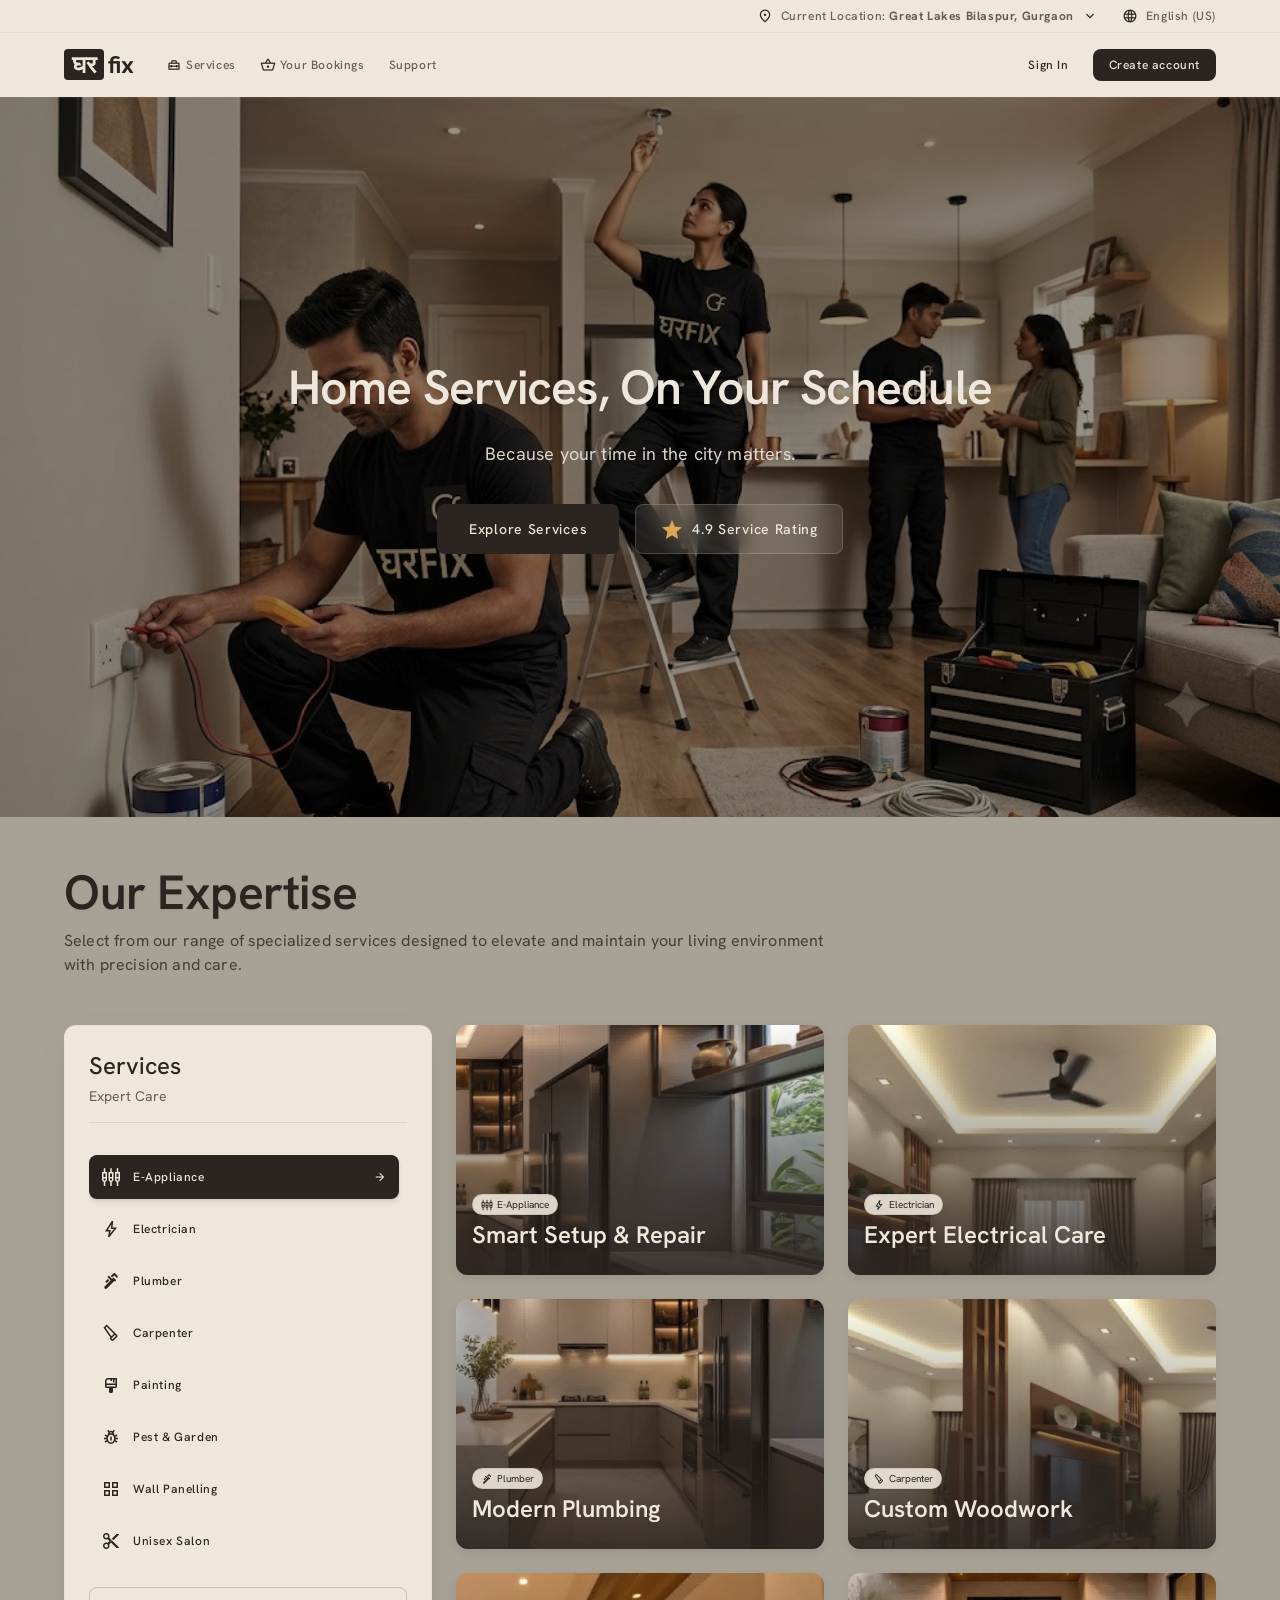
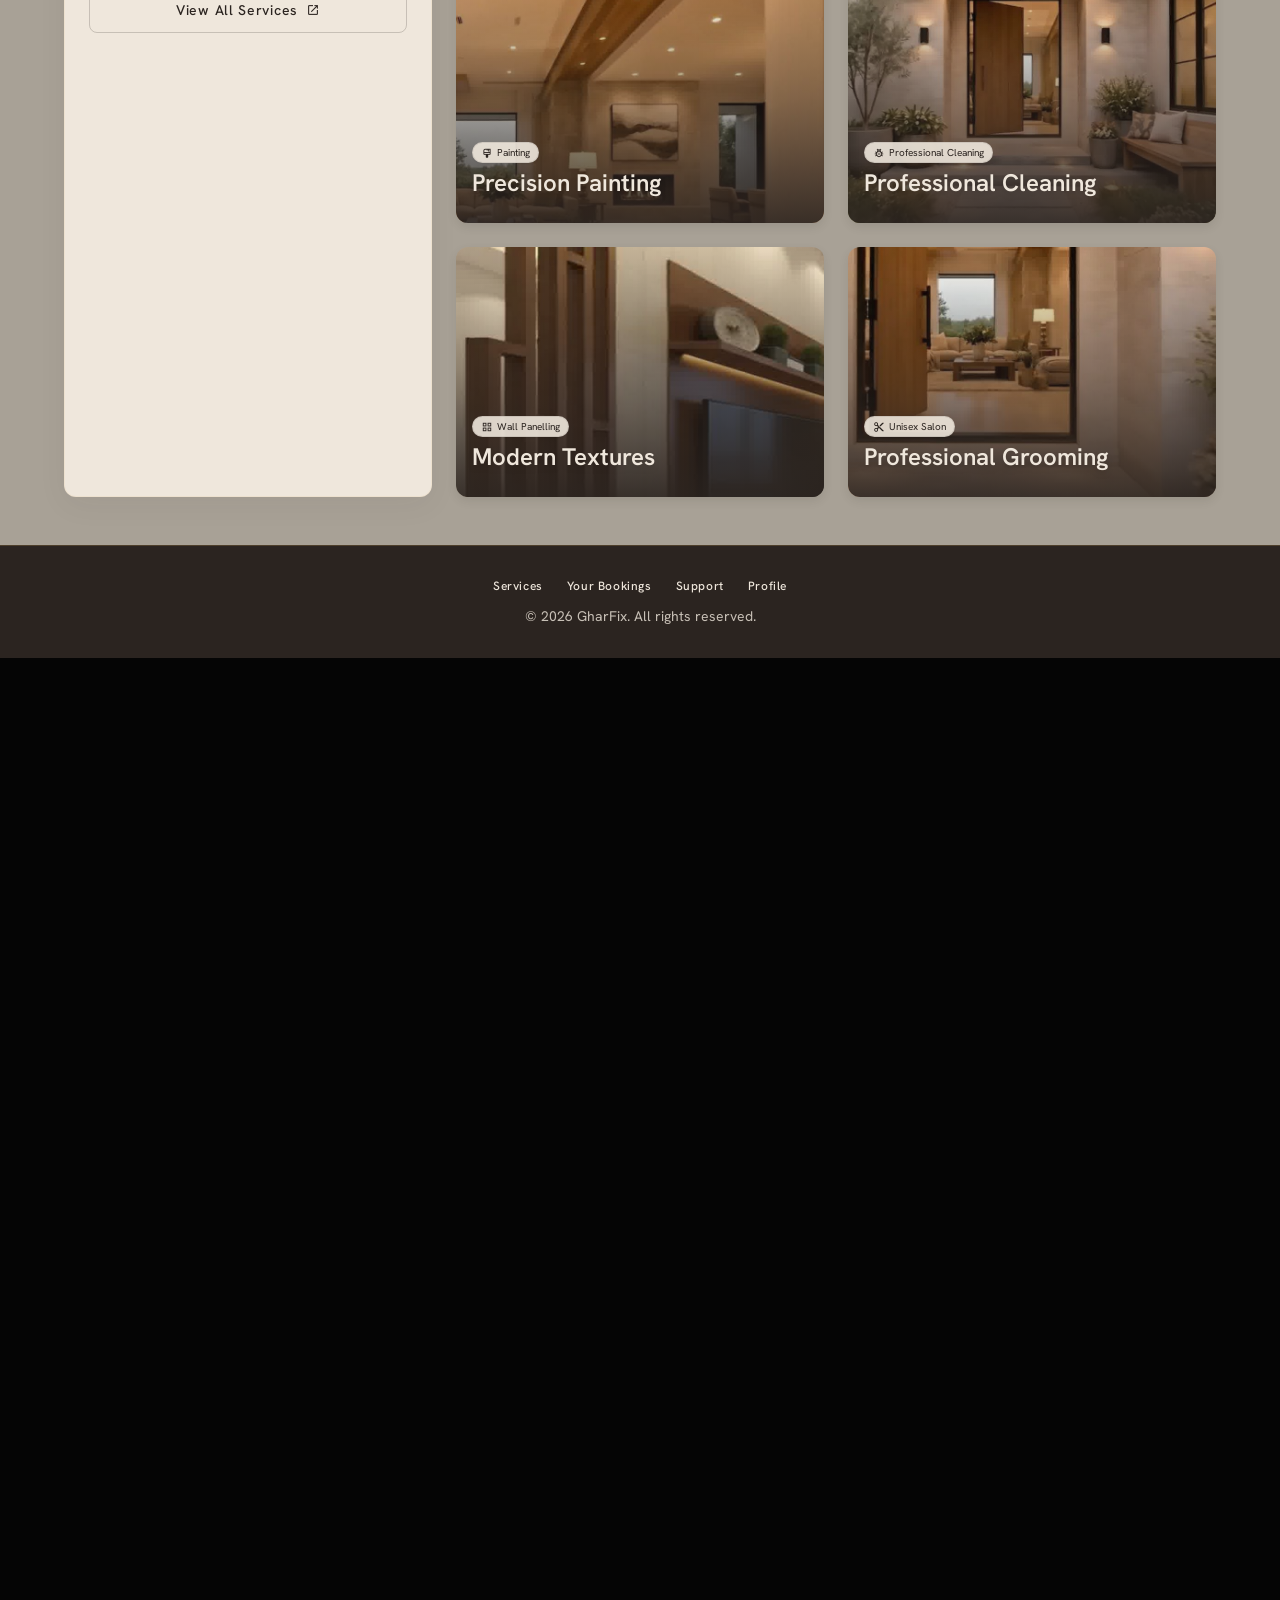
<file: gharfix/index.html>
<!DOCTYPE html>
<html class="scroll-smooth" lang="en">
<head>
    <meta charset="UTF-8">
    <meta name="viewport" content="width=device-width, initial-scale=1.0, viewport-fit=cover">
    <title>GharFix - Home Services</title>
    <link href="https://fonts.googleapis.com/css2?family=Inter:wght@300;400;500;600&display=swap" rel="stylesheet">
    
<link href="https://fonts.googleapis.com/css2?family=Material+Symbols+Outlined:wght,FILL@100..700,0..1&amp;display=block" rel="stylesheet"/>
<link href="https://fonts.googleapis.com/css2?family=Hanken+Grotesk:wght@400;500;600;700&amp;display=swap" rel="stylesheet"/>
<link rel="stylesheet" href="styles.css"/>
<style>
        body {
            margin: 0;
            padding: 0;
            background: #050505;
            color: white;
            font-family: 'Inter', sans-serif;
            overflow-x: hidden;
        }
        canvas {
            position: fixed;
            top: 0;
            left: 0;
            width: 100vw;
            height: 100vh;
            z-index: -1;
        }
        .scroll-content {
            position: relative;
            z-index: 10;
        }
        .section {
            height: 120vh;
            display: flex;
            align-items: center;
            justify-content: center;
            opacity: 0;
            transition: opacity 0.5s ease-out;
        }
        body.gf-app-route canvas, body.gf-app-route .overlay, body.gf-app-route #content-container { display: none; }
        body.gf-app-route { background: #efe7dc; }
        .section.visible {
            opacity: 1;
        }
        .overlay {
            position: fixed;
            top: 0;
            left: 0;
            width: 100vw;
            height: 100vh;
            background: linear-gradient(to bottom, rgba(0,0,0,0.6) 0%, rgba(0,0,0,0.2) 40%, rgba(0,0,0,0.8) 100%);
            z-index: 0;
            pointer-events: none;
        }
    </style>

</head>
<body>

    <canvas id="canvas"></canvas>
    <div class="overlay"></div>
    
<!-- STITCH CONTENT START -->
<div class="antialiased flex flex-col font-body-md bg-surface-container-high text-primary-container relative z-20 w-full bg-opacity-100 min-h-screen">
<div id="site-header" class="sticky top-0 z-50"></div>
<!-- Main Content -->
<main id="view-home" class="flex-grow">
<!-- Hero Section -->
<section class="relative h-[80vh] min-h-[600px] w-full flex items-center justify-center overflow-hidden">
<!-- Background Image -->
<div class="absolute inset-0 z-0">
<img alt="Hero Background" class="w-full h-full object-cover sepia-[0.2]" src="images/hero.jpg"/>
<div class="absolute inset-0 bg-primary-container bg-opacity-50 mix-blend-multiply"></div>
</div>
<!-- Hero Content -->
<div class="relative z-10 text-center px-4 max-w-4xl mx-auto flex flex-col items-center gap-stack-md">
<h1 class="font-display-lg text-display-lg text-surface-container-high drop-shadow-md">Home Services, On Your Schedule</h1>
<p class="font-body-lg text-body-lg text-surface-container-high/90 max-w-2xl">Because your time in the city matters.</p>
<div class="flex gap-4 mt-stack-sm">
<button data-explore class="bg-primary-container text-surface-container-high px-8 py-3 rounded-lg font-label-md text-label-md hover:bg-[#D9A857] hover:shadow-[0_4px_20px_rgba(217,168,87,0.4)] transition-all duration-300">
                        Explore Services
                    </button>
<div class="bg-surface-container-high/10 backdrop-blur-md text-surface-container-high px-6 py-3 rounded-lg font-label-md text-label-md flex items-center gap-2 border border-surface-container-high/20"><span class="material-symbols-outlined text-[#D9A857]" style="font-variation-settings: 'FILL' 1, 'wght' 400, 'GRAD' 0, 'opsz' 24;">star</span><span class="">4.9 Service Rating</span></div>
</div>
</div>
</section>
<!-- Services Section -->
<section id="services" class="w-full bg-[#A8A196] scroll-mt-28">
<div class="max-w-container-max mx-auto px-margin-desktop py-stack-lg">
<div class="mb-stack-lg">
<h2 class="font-headline-lg text-headline-lg text-primary-container mb-2 drop-shadow-sm">Our Expertise</h2>
<p class="font-body-md text-body-md text-primary-container/80 max-w-3xl">
                    Select from our range of specialized services designed to elevate and maintain your living environment with precision and care.
                </p>
</div>
<div class="grid grid-cols-1 md:grid-cols-12 gap-gutter">
<!-- Side Navigation -->
<div class="md:col-span-4 flex flex-col gap-base bg-surface-container-high p-stack-md rounded-xl shadow-[0_8px_30px_rgba(43,36,32,0.05)] border border-[#D9A857]/10"><div class="mb-stack-md border-b border-primary-container/10 pb-4"><h3 class="font-headline-md text-headline-md text-primary-container mb-1">Services</h3><p class="font-body-sm text-body-sm text-primary-container/70">Expert Care</p></div><div class="flex flex-col gap-2 overflow-y-auto max-h-[600px] pr-2"><a class="flex items-center justify-between p-3 rounded-lg bg-primary-container text-surface-container-high shadow-md transition-colors group" data-side href="#/services"><div class="flex items-center gap-3 font-label-sm text-label-sm"><span class="material-symbols-outlined text-[20px] text-surface-container-high">settings_input_component</span><span class="">E-Appliance</span></div><span class="material-symbols-outlined text-sm group-hover:translate-x-1 transition-transform">arrow_forward</span></a><a class="flex items-center justify-between p-3 rounded-lg text-primary-container hover:bg-[#D9A857]/10 hover:text-primary-container transition-colors group" data-side href="#/services"><div class="flex items-center gap-3 font-label-sm text-label-sm"><span class="material-symbols-outlined text-[20px] text-primary-container">bolt</span><span class="">Electrician</span></div><span class="material-symbols-outlined text-sm opacity-0 group-hover:opacity-100 transition-all group-hover:translate-x-1 text-[#D9A857]">arrow_forward</span></a><a class="flex items-center justify-between p-3 rounded-lg text-primary-container hover:bg-[#D9A857]/10 transition-colors group" data-side href="#/services"><div class="flex items-center gap-3 font-label-sm text-label-sm"><span class="material-symbols-outlined text-[20px] text-primary-container">plumbing</span><span class="">Plumber</span></div><span class="material-symbols-outlined text-sm opacity-0 group-hover:opacity-100 transition-all group-hover:translate-x-1 text-[#D9A857]">arrow_forward</span></a><a class="flex items-center justify-between p-3 rounded-lg text-primary-container hover:bg-[#D9A857]/10 transition-colors group" data-side href="#/services"><div class="flex items-center gap-3 font-label-sm text-label-sm"><span class="material-symbols-outlined text-[20px] text-primary-container">carpenter</span><span class="">Carpenter</span></div><span class="material-symbols-outlined text-sm opacity-0 group-hover:opacity-100 transition-all group-hover:translate-x-1 text-[#D9A857]">arrow_forward</span></a><a class="flex items-center justify-between p-3 rounded-lg text-primary-container hover:bg-[#D9A857]/10 transition-colors group" data-side href="#/services"><div class="flex items-center gap-3 font-label-sm text-label-sm"><span class="material-symbols-outlined text-[20px] text-primary-container">format_paint</span><span class="">Painting</span></div><span class="material-symbols-outlined text-sm opacity-0 group-hover:opacity-100 transition-all group-hover:translate-x-1 text-[#D9A857]">arrow_forward</span></a><a class="flex items-center justify-between p-3 rounded-lg text-primary-container hover:bg-[#D9A857]/10 transition-colors group" data-side href="#/services"><div class="flex items-center gap-3 font-label-sm text-label-sm"><span class="material-symbols-outlined text-[20px] text-primary-container">pest_control</span><span class="">Pest &amp; Garden</span></div><span class="material-symbols-outlined text-sm opacity-0 group-hover:opacity-100 transition-all group-hover:translate-x-1 text-[#D9A857]">arrow_forward</span></a><a class="flex items-center justify-between p-3 rounded-lg text-primary-container hover:bg-[#D9A857]/10 transition-colors group" data-side href="#/services"><div class="flex items-center gap-3 font-label-sm text-label-sm"><span class="material-symbols-outlined text-[20px] text-primary-container">grid_view</span><span class="">Wall Panelling</span></div><span class="material-symbols-outlined text-sm opacity-0 group-hover:opacity-100 transition-all group-hover:translate-x-1 text-[#D9A857]">arrow_forward</span></a><a class="flex items-center justify-between p-3 rounded-lg text-primary-container hover:bg-[#D9A857]/10 transition-colors group" data-side href="#/services"><div class="flex items-center gap-3 font-label-sm text-label-sm"><span class="material-symbols-outlined text-[20px] text-primary-container">content_cut</span><span class="">Unisex Salon</span></div><span class="material-symbols-outlined text-sm opacity-0 group-hover:opacity-100 transition-all group-hover:translate-x-1 text-[#D9A857]">arrow_forward</span></a></div><button data-viewall class="mt-4 pt-stack-sm w-full border border-primary-container/20 text-primary-container py-3 rounded-lg font-label-md text-label-md hover:bg-primary-container hover:text-surface-container-high transition-colors flex items-center justify-center gap-2">View All Services<span class="material-symbols-outlined text-sm">open_in_new</span></button></div>
<!-- Bento Grid Display -->
<div class="md:col-span-8 grid grid-cols-1 md:grid-cols-2 gap-gutter">
<div data-card class="relative rounded-xl overflow-hidden group cursor-pointer h-[250px] transition-all duration-[400ms] ease-in-out hover:-translate-y-[15px] shadow-[0_4px_10px_rgba(43,36,32,0.1)] hover:shadow-[0_20px_40px_rgba(43,36,32,0.2)]">
<img data-fallback="images/services/e-appliance.jpg" alt="E-Appliance" class="absolute inset-0 w-full h-full object-cover transition-transform duration-700 group-hover:scale-105 sepia-[0.1]" src="https://lh3.googleusercontent.com/aida-public/[base64]"/>
<div class="absolute inset-0 bg-gradient-to-t from-primary-container/90 via-primary-container/40 to-transparent group-hover:via-[#D9A857]/30 transition-colors duration-500"></div>
<div class="absolute bottom-0 left-0 p-4 w-full flex flex-col">
<div class="bg-surface-container-high/90 text-primary-container px-2 py-0.5 rounded-full font-label-sm text-[10px] inline-flex items-center gap-1 mb-1 border border-primary-container/10 self-start shadow-sm"><span class="material-symbols-outlined text-primary-container" style="font-size: 12px;">settings_input_component</span>E-Appliance</div>
<h3 class="font-headline-md text-headline-md font-semibold text-surface-container-high mb-2 drop-shadow-md">Smart Setup &amp; Repair</h3>
<div class="flex items-center justify-between opacity-0 max-h-0 overflow-hidden translate-y-4 transition-all duration-[400ms] ease-in-out group-hover:max-h-14 group-hover:opacity-100 group-hover:translate-y-0 mt-0 group-hover:mt-2">
<span class="text-surface-container-high font-label-md text-label-md drop-shadow-md">₹399 onwards</span>
<button type="button" class="bg-primary-container text-surface-container-high px-4 py-2 rounded font-label-sm text-label-sm hover:bg-[#D9A857] hover:shadow-[0_0_10px_rgba(217,168,87,0.5)] transition-all">Book Now</button>
</div>
</div>
</div>
<div data-card class="relative rounded-xl overflow-hidden group cursor-pointer h-[250px] transition-all duration-[400ms] ease-in-out hover:-translate-y-[15px] shadow-[0_4px_10px_rgba(43,36,32,0.1)] hover:shadow-[0_20px_40px_rgba(43,36,32,0.2)]">
<img data-fallback="images/services/electrician.jpg" alt="Electrician" class="absolute inset-0 w-full h-full object-cover transition-transform duration-700 group-hover:scale-105 sepia-[0.1]" src="https://lh3.googleusercontent.com/aida/[base64]"/>
<div class="absolute inset-0 bg-gradient-to-t from-primary-container/90 via-primary-container/40 to-transparent group-hover:via-[#D9A857]/30 transition-colors duration-500"></div>
<div class="absolute bottom-0 left-0 p-4 w-full flex flex-col">
<div class="bg-surface-container-high/90 text-primary-container px-2 py-0.5 rounded-full font-label-sm text-[10px] inline-flex items-center gap-1 mb-1 border border-primary-container/10 self-start shadow-sm"><span class="material-symbols-outlined text-primary-container" style="font-size: 12px;">bolt</span>Electrician</div>
<h3 class="font-headline-md text-headline-md font-semibold text-surface-container-high mb-2 drop-shadow-md">Expert Electrical Care</h3>
<div class="flex items-center justify-between opacity-0 max-h-0 overflow-hidden translate-y-4 transition-all duration-[400ms] ease-in-out group-hover:max-h-14 group-hover:opacity-100 group-hover:translate-y-0 mt-0 group-hover:mt-2">
<span class="text-surface-container-high font-label-md text-label-md drop-shadow-md">₹299 onwards</span>
<button type="button" class="bg-primary-container text-surface-container-high px-4 py-2 rounded font-label-sm text-label-sm hover:bg-[#D9A857] hover:shadow-[0_0_10px_rgba(217,168,87,0.5)] transition-all">Book Now</button>
</div>
</div>
</div>
<div data-card class="relative rounded-xl overflow-hidden group cursor-pointer h-[250px] transition-all duration-[400ms] ease-in-out hover:-translate-y-[15px] shadow-[0_4px_10px_rgba(43,36,32,0.1)] hover:shadow-[0_20px_40px_rgba(43,36,32,0.2)]">
<img data-fallback="images/services/plumber.jpg" alt="Plumber" class="absolute inset-0 w-full h-full object-cover transition-transform duration-700 group-hover:scale-105 sepia-[0.1]" src="https://lh3.googleusercontent.com/aida/[base64]"/>
<div class="absolute inset-0 bg-gradient-to-t from-primary-container/90 via-primary-container/40 to-transparent group-hover:via-[#D9A857]/30 transition-colors duration-500"></div>
<div class="absolute bottom-0 left-0 p-4 w-full flex flex-col">
<div class="bg-surface-container-high/90 text-primary-container px-2 py-0.5 rounded-full font-label-sm text-[10px] inline-flex items-center gap-1 mb-1 border border-primary-container/10 self-start shadow-sm"><span class="material-symbols-outlined text-primary-container" style="font-size: 12px;">plumbing</span>Plumber</div>
<h3 class="font-headline-md text-headline-md font-semibold text-surface-container-high mb-2 drop-shadow-md">Modern Plumbing</h3>
<div class="flex items-center justify-between opacity-0 max-h-0 overflow-hidden translate-y-4 transition-all duration-[400ms] ease-in-out group-hover:max-h-14 group-hover:opacity-100 group-hover:translate-y-0 mt-0 group-hover:mt-2">
<span class="text-surface-container-high font-label-md text-label-md drop-shadow-md">₹399 onwards</span>
<button type="button" class="bg-primary-container text-surface-container-high px-4 py-2 rounded font-label-sm text-label-sm hover:bg-[#D9A857] hover:shadow-[0_0_10px_rgba(217,168,87,0.5)] transition-all">Book Now</button>
</div>
</div>
</div>
<div data-card class="relative rounded-xl overflow-hidden group cursor-pointer h-[250px] transition-all duration-[400ms] ease-in-out hover:-translate-y-[15px] shadow-[0_4px_10px_rgba(43,36,32,0.1)] hover:shadow-[0_20px_40px_rgba(43,36,32,0.2)]">
<img data-fallback="images/services/carpenter.jpg" alt="Carpenter" class="absolute inset-0 w-full h-full object-cover transition-transform duration-700 group-hover:scale-105 sepia-[0.1]" src="https://lh3.googleusercontent.com/aida-public/[base64]"/>
<div class="absolute inset-0 bg-gradient-to-t from-primary-container/90 via-primary-container/40 to-transparent group-hover:via-[#D9A857]/30 transition-colors duration-500"></div>
<div class="absolute bottom-0 left-0 p-4 w-full flex flex-col">
<div class="bg-surface-container-high/90 text-primary-container px-2 py-0.5 rounded-full font-label-sm text-[10px] inline-flex items-center gap-1 mb-1 border border-primary-container/10 self-start shadow-sm"><span class="material-symbols-outlined text-primary-container" style="font-size: 12px;">carpenter</span>Carpenter</div>
<h3 class="font-headline-md text-headline-md font-semibold text-surface-container-high mb-2 drop-shadow-md">Custom Woodwork</h3>
<div class="flex items-center justify-between opacity-0 max-h-0 overflow-hidden translate-y-4 transition-all duration-[400ms] ease-in-out group-hover:max-h-14 group-hover:opacity-100 group-hover:translate-y-0 mt-0 group-hover:mt-2">
<span class="text-surface-container-high font-label-md text-label-md drop-shadow-md">₹499 onwards</span>
<button type="button" class="bg-primary-container text-surface-container-high px-4 py-2 rounded font-label-sm text-label-sm hover:bg-[#D9A857] hover:shadow-[0_0_10px_rgba(217,168,87,0.5)] transition-all">Book Now</button>
</div>
</div>
</div>
<div data-card class="relative rounded-xl overflow-hidden group cursor-pointer h-[250px] transition-all duration-[400ms] ease-in-out hover:-translate-y-[15px] shadow-[0_4px_10px_rgba(43,36,32,0.1)] hover:shadow-[0_20px_40px_rgba(43,36,32,0.2)]">
<img data-fallback="images/services/painting.jpg" alt="Painting" class="absolute inset-0 w-full h-full object-cover transition-transform duration-700 group-hover:scale-105 sepia-[0.1]" src="https://lh3.googleusercontent.com/aida-public/[base64]"/>
<div class="absolute inset-0 bg-gradient-to-t from-primary-container/90 via-primary-container/40 to-transparent group-hover:via-[#D9A857]/30 transition-colors duration-500"></div>
<div class="absolute bottom-0 left-0 p-4 w-full flex flex-col">
<div class="bg-surface-container-high/90 text-primary-container px-2 py-0.5 rounded-full font-label-sm text-[10px] inline-flex items-center gap-1 mb-1 border border-primary-container/10 self-start shadow-sm"><span class="material-symbols-outlined text-primary-container" style="font-size: 12px;">format_paint</span>Painting</div>
<h3 class="font-headline-md text-headline-md font-semibold text-surface-container-high mb-2 drop-shadow-md">Precision Painting</h3>
<div class="flex items-center justify-between opacity-0 max-h-0 overflow-hidden translate-y-4 transition-all duration-[400ms] ease-in-out group-hover:max-h-14 group-hover:opacity-100 group-hover:translate-y-0 mt-0 group-hover:mt-2">
<span class="text-surface-container-high font-label-md text-label-md drop-shadow-md">₹499 onwards</span>
<button type="button" class="bg-primary-container text-surface-container-high px-4 py-2 rounded font-label-sm text-label-sm hover:bg-[#D9A857] hover:shadow-[0_0_10px_rgba(217,168,87,0.5)] transition-all">Book Now</button>
</div>
</div>
</div>
<div data-card class="relative rounded-xl overflow-hidden group cursor-pointer h-[250px] transition-all duration-[400ms] ease-in-out hover:-translate-y-[15px] shadow-[0_4px_10px_rgba(43,36,32,0.1)] hover:shadow-[0_20px_40px_rgba(43,36,32,0.2)]">
<img data-fallback="images/services/cleaning.jpg" alt="Professional Cleaning" class="absolute inset-0 w-full h-full object-cover transition-transform duration-700 group-hover:scale-105 sepia-[0.1]" src="https://lh3.googleusercontent.com/aida-public/[base64]"/>
<div class="absolute inset-0 bg-gradient-to-t from-primary-container/90 via-primary-container/40 to-transparent group-hover:via-[#D9A857]/30 transition-colors duration-500"></div>
<div class="absolute bottom-0 left-0 p-4 w-full flex flex-col">
<div class="bg-surface-container-high/90 text-primary-container px-2 py-0.5 rounded-full font-label-sm text-[10px] inline-flex items-center gap-1 mb-1 border border-primary-container/10 self-start shadow-sm"><span class="material-symbols-outlined text-primary-container" style="font-size: 12px;">pest_control</span>Professional Cleaning</div>
<h3 class="font-headline-md text-headline-md font-semibold text-surface-container-high mb-2 drop-shadow-md">Professional Cleaning</h3>
<div class="flex items-center justify-between opacity-0 max-h-0 overflow-hidden translate-y-4 transition-all duration-[400ms] ease-in-out group-hover:max-h-14 group-hover:opacity-100 group-hover:translate-y-0 mt-0 group-hover:mt-2">
<span class="text-surface-container-high font-label-md text-label-md drop-shadow-md">₹299 onwards</span>
<button type="button" class="bg-primary-container text-surface-container-high px-4 py-2 rounded font-label-sm text-label-sm hover:bg-[#D9A857] hover:shadow-[0_0_10px_rgba(217,168,87,0.5)] transition-all">Book Now</button>
</div>
</div>
</div>
<div data-card class="relative rounded-xl overflow-hidden group cursor-pointer h-[250px] transition-all duration-[400ms] ease-in-out hover:-translate-y-[15px] shadow-[0_4px_10px_rgba(43,36,32,0.1)] hover:shadow-[0_20px_40px_rgba(43,36,32,0.2)]">
<img data-fallback="images/services/wall-panelling.jpg" alt="Wall Panelling" class="absolute inset-0 w-full h-full object-cover transition-transform duration-700 group-hover:scale-105 sepia-[0.1]" src="https://lh3.googleusercontent.com/aida-public/[base64]"/>
<div class="absolute inset-0 bg-gradient-to-t from-primary-container/90 via-primary-container/40 to-transparent group-hover:via-[#D9A857]/30 transition-colors duration-500"></div>
<div class="absolute bottom-0 left-0 p-4 w-full flex flex-col">
<div class="bg-surface-container-high/90 text-primary-container px-2 py-0.5 rounded-full font-label-sm text-[10px] inline-flex items-center gap-1 mb-1 border border-primary-container/10 self-start shadow-sm"><span class="material-symbols-outlined text-primary-container" style="font-size: 12px;">grid_view</span>Wall Panelling</div>
<h3 class="font-headline-md text-headline-md font-semibold text-surface-container-high mb-2 drop-shadow-md">Modern Textures</h3>
<div class="flex items-center justify-between opacity-0 max-h-0 overflow-hidden translate-y-4 transition-all duration-[400ms] ease-in-out group-hover:max-h-14 group-hover:opacity-100 group-hover:translate-y-0 mt-0 group-hover:mt-2">
<span class="text-surface-container-high font-label-md text-label-md drop-shadow-md">₹499 onwards</span>
<button type="button" class="bg-primary-container text-surface-container-high px-4 py-2 rounded font-label-sm text-label-sm hover:bg-[#D9A857] hover:shadow-[0_0_10px_rgba(217,168,87,0.5)] transition-all">Book Now</button>
</div>
</div>
</div>
<div data-card class="relative rounded-xl overflow-hidden group cursor-pointer h-[250px] transition-all duration-[400ms] ease-in-out hover:-translate-y-[15px] shadow-[0_4px_10px_rgba(43,36,32,0.1)] hover:shadow-[0_20px_40px_rgba(43,36,32,0.2)]">
<img data-fallback="images/services/grooming.jpg" alt="Professional Grooming" class="absolute inset-0 w-full h-full object-cover transition-transform duration-700 group-hover:scale-105 sepia-[0.1]" src="https://lh3.googleusercontent.com/aida/[base64]"/>
<div class="absolute inset-0 bg-gradient-to-t from-primary-container/90 via-primary-container/40 to-transparent group-hover:via-[#D9A857]/30 transition-colors duration-500"></div>
<div class="absolute bottom-0 left-0 p-4 w-full flex flex-col">
<div class="bg-surface-container-high/90 text-primary-container px-2 py-0.5 rounded-full font-label-sm text-[10px] inline-flex items-center gap-1 mb-1 border border-primary-container/10 self-start shadow-sm"><span class="material-symbols-outlined text-primary-container" style="font-size: 12px;">content_cut</span>Unisex Salon</div>
<h3 class="font-headline-md text-headline-md font-semibold text-surface-container-high mb-2 drop-shadow-md">Professional Grooming</h3>
<div class="flex items-center justify-between opacity-0 max-h-0 overflow-hidden translate-y-4 transition-all duration-[400ms] ease-in-out group-hover:max-h-14 group-hover:opacity-100 group-hover:translate-y-0 mt-0 group-hover:mt-2">
<span class="text-surface-container-high font-label-md text-label-md drop-shadow-md">₹499 onwards</span>
<button type="button" class="bg-primary-container text-surface-container-high px-4 py-2 rounded font-label-sm text-label-sm hover:bg-[#D9A857] hover:shadow-[0_0_10px_rgba(217,168,87,0.5)] transition-all">Book Now</button>
</div></div></div></div></div></div></section></main>
<div id="view-app" class="hidden flex-grow"></div>
<footer class="bg-primary-container text-surface-container-high py-8 border-t border-[#D9A857]/20">
<div class="max-w-container-max mx-auto px-margin-desktop text-center">
<div class="flex flex-wrap justify-center gap-6 mb-3 font-label-sm text-label-sm"><a href="#/services" class="hover:text-[#D9A857]">Services</a><a href="#/bookings" class="hover:text-[#D9A857]">Your Bookings</a><a href="#/support" class="hover:text-[#D9A857]">Support</a><a href="#/account" class="hover:text-[#D9A857]">Profile</a></div>
<p class="font-body-sm text-body-sm opacity-80">© 2026 GharFix. All rights reserved.</p>
</div>
</footer>
</div>
<!-- STITCH CONTENT END -->

    <div class="scroll-content" id="content-container">
        
        <!-- Section 1: Expert Care -->
        <div class="section visible">
            <div class="w-full max-w-6xl mx-auto p-8 md:p-14 lg:p-16 flex flex-col justify-between h-[80vh]">
                <div class="grid grid-cols-12 gap-4 md:gap-6 w-full flex-1 relative z-10">
                    <div class="col-span-12 md:col-span-5 flex flex-col justify-between h-full py-1">
                        <div class="font-mono text-xs tracking-wider text-neutral-300 leading-relaxed uppercase">
                            <p class="m-0 font-medium text-white">EVERY HOME</p>
                            <p class="m-0 text-neutral-400 font-normal">DESERVES EXPERT CARE.</p>
                        </div>

                    </div>
                    <div class="col-span-12 md:col-span-7 flex flex-col justify-between h-full py-1 md:pl-10 md:border-l border-neutral-500/50">
                        <div class="text-xs tracking-[0.22em] font-semibold uppercase text-neutral-300 flex items-center gap-1.5 mb-10 md:mb-0">
                            <span>DOMESTIC SERVICES</span>
                            <span class="text-neutral-500 font-light font-mono">/</span>
                            <span class="text-neutral-400 font-normal">2026</span>
                        </div>
                        <div class="my-auto py-8">
                            <h1 class="text-6xl md:text-8xl font-medium tracking-tighter text-white leading-[0.9] lowercase">
                                <span class="block">expert</span>
                                <span class="block text-neutral-300 font-normal opacity-95">care</span>
                            </h1>
                        </div>
                        <div class="max-w-md flex flex-col gap-4">
                            <p class="text-sm md:text-base text-neutral-300 font-light leading-relaxed lowercase text-justify md:text-left tracking-wide drop-shadow-md">
                                book trusted professional at your shedule in minutes
                            </p>
                        </div>
                    </div>
                </div>
            </div>
        </div>

        <!-- Section 2: Lumiere -->
        <div class="section">
            <div class="w-full max-w-6xl mx-auto p-8 md:p-14 lg:p-16 flex flex-col justify-between h-[80vh]">
                <div class="grid grid-cols-12 gap-4 md:gap-6 w-full flex-1 relative z-10">
                    <div class="col-span-12 md:col-span-5 flex flex-col justify-between h-full py-1">
                        <div class="font-mono text-xs tracking-wider text-neutral-300 leading-relaxed uppercase">
                        </div>

                    </div>
                    <div class="col-span-12 md:col-span-7 flex flex-col justify-between h-full py-1 md:pl-10 md:border-l border-neutral-500/50">
                        <div class="text-xs tracking-[0.22em] font-semibold uppercase text-neutral-300 flex items-center gap-1.5 mb-10 md:mb-0">
                            <span>PROVENCE</span>
                            <span class="text-neutral-500 font-light font-mono">/</span>
                            <span class="text-neutral-400 font-normal">2025</span>
                        </div>
                        <div class="my-auto py-8">
                            <h1 class="text-6xl md:text-7xl font-medium tracking-tighter text-white leading-[0.9] lowercase">
                                <span class="block">step inside.</span>
                                <span class="block text-neutral-300 font-normal opacity-95 text-4xl mt-2">everything your home needs is here.</span>
                            </h1>
                        </div>
                        <div class="max-w-md flex flex-col gap-4">
                            <p class="text-sm md:text-base text-neutral-300 font-light leading-relaxed lowercase text-justify md:text-left tracking-wide drop-shadow-md">
                                whether it's fixing a leaking tap, deep cleaning your home, servicing your ac, or giving yourself a relaxing salon experience, we connect you with verified professionals who care about quality as much as you do.
                            </p>

                        </div>
                    </div>
                </div>
            </div>
        </div>

        <!-- Section 3: Solenne -->
        <div class="section">
            <div class="w-full max-w-6xl mx-auto p-8 md:p-14 lg:p-16 flex flex-col justify-between h-[80vh]">
                <div class="grid grid-cols-12 gap-4 md:gap-6 w-full flex-1 relative z-10">
                    <div class="col-span-12 md:col-span-5 flex flex-col justify-between h-full py-1">
                        <div class="font-mono text-xs tracking-wider text-neutral-300 leading-relaxed uppercase">
                            <p class="m-0 font-medium text-white">A HEAVEN OF</p>
                            <p class="m-0 text-neutral-400 font-normal">COMFORT & CARE</p>
                        </div>

                    </div>
                    <div class="col-span-12 md:col-span-7 flex flex-col justify-between h-full py-1 md:pl-10 md:border-l border-neutral-500/50">
                        <div class="text-xs tracking-[0.22em] font-semibold uppercase text-neutral-300 flex items-center gap-1.5 mb-10 md:mb-0">
                            <span>EVERY ROOM HAS A STORY</span>
                            <span class="text-neutral-500 font-light font-mono">/</span>
                            <span class="text-neutral-400 font-normal">2026</span>
                        </div>
                        <div class="my-auto py-8">
                            <h1 class="text-6xl md:text-8xl font-medium tracking-tighter text-white leading-[0.9] lowercase">
                                <span class="block">every corner of</span>
                                <span class="block text-neutral-300 font-normal opacity-95 text-5xl mt-2">your home matters</span>
                            </h1>
                        </div>
                        <div class="max-w-md flex flex-col gap-4">
                            <p class="text-sm md:text-base text-neutral-300 font-light leading-relaxed lowercase text-justify md:text-left tracking-wide drop-shadow-md">
                                Something broken? Something not working right? Our professionals repair and restore your home — quickly, reliably, and without the hassle
                            </p>
                        </div>
                    </div>
                </div>
            </div>
        </div>
        
        <div class="h-[10vh]"></div>
    </div>

    <script>
        const canvas = document.getElementById("canvas");
        const context = canvas.getContext("2d");
        
        canvas.width = window.innerWidth;
        canvas.height = window.innerHeight;

        const frameCount = 225;
        const currentFrame = index => (
            `frames/ezgif-frame-${(index + 1).toString().padStart(3, '0')}.jpg`
        );

        const images = [];

        for (let i = 0; i < frameCount; i++) {
            const img = new Image();
            img.src = currentFrame(i);
            images.push(img);
        }

        function render(index) {
            const img = images[index];
            if (img && img.complete && img.naturalWidth !== 0) {
                const hRatio = canvas.width / img.width;
                const vRatio = canvas.height / img.height;
                const ratio = Math.max(hRatio, vRatio);
                const centerShift_x = (canvas.width - img.width*ratio) / 2;
                const centerShift_y = (canvas.height - img.height*ratio) / 2;  
                context.clearRect(0,0,canvas.width, canvas.height);
                context.drawImage(img, 0,0, img.width, img.height,
                                   centerShift_x,centerShift_y,img.width*ratio, img.height*ratio);
            }
        }

        images[0].onload = () => {
            render(0);
        };

        const sections = document.querySelectorAll('.section');

        window.addEventListener("scroll", () => {
            const scrollTop = document.documentElement.scrollTop;
            const scrollContainer = document.getElementById('content-container');
            const containerTop = scrollContainer.offsetTop;
            
            // Calculate how far we've scrolled into the ezgif section
            let scrolledIntoContainer = scrollTop - containerTop;
            
            const maxScrollTop = scrollContainer.scrollHeight - window.innerHeight;
            let scrollFraction = maxScrollTop <= 0 ? 0 : Math.min(1, Math.max(0, scrolledIntoContainer / maxScrollTop));
            
            const frameIndex = Math.min(
                frameCount - 1,
                Math.floor(scrollFraction * frameCount)
            );
            
            // Only update animation if we have scrolled into the ezgif section (or are at frame 0)
            if (scrolledIntoContainer >= 0 || frameIndex === 0) {
                requestAnimationFrame(() => render(frameIndex));
            }

            // Fade sections based on scroll
            sections.forEach((section) => {
                const rect = section.getBoundingClientRect();
                const sectionCenter = rect.top + rect.height / 2;
                const viewportCenter = window.innerHeight / 2;
                
                // If section center is within 50% of viewport height from the center, show it
                if (Math.abs(sectionCenter - viewportCenter) < window.innerHeight * 0.6) {
                    section.classList.add('visible');
                } else {
                    section.classList.remove('visible');
                }
            });
        });

        window.addEventListener("resize", () => {
            canvas.width = window.innerWidth;
            canvas.height = window.innerHeight;
            
            const scrollTop = document.documentElement.scrollTop;
            const scrollContainer = document.getElementById('content-container');
            const containerTop = scrollContainer.offsetTop;
            let scrolledIntoContainer = scrollTop - containerTop;
            
            const maxScrollTop = scrollContainer.scrollHeight - window.innerHeight;
            let scrollFraction = maxScrollTop <= 0 ? 0 : Math.min(1, Math.max(0, scrolledIntoContainer / maxScrollTop));
            
            const frameIndex = Math.min(
                frameCount - 1,
                Math.floor(scrollFraction * frameCount)
            );
            render(frameIndex);
        });
    </script>

    <script>
        // Image safety net: if a remotely hosted image fails to load, show the local copy instead.
        document.querySelectorAll('img[data-fallback]').forEach(function (img) {
            var useLocal = function () { if (img.getAttribute('src') !== img.dataset.fallback) img.src = img.dataset.fallback; };
            img.addEventListener('error', useLocal);
            if (img.complete && img.naturalWidth === 0) useLocal();
        });
    </script>
    <script src="app.js"></script>
</body>
</html>
</file>
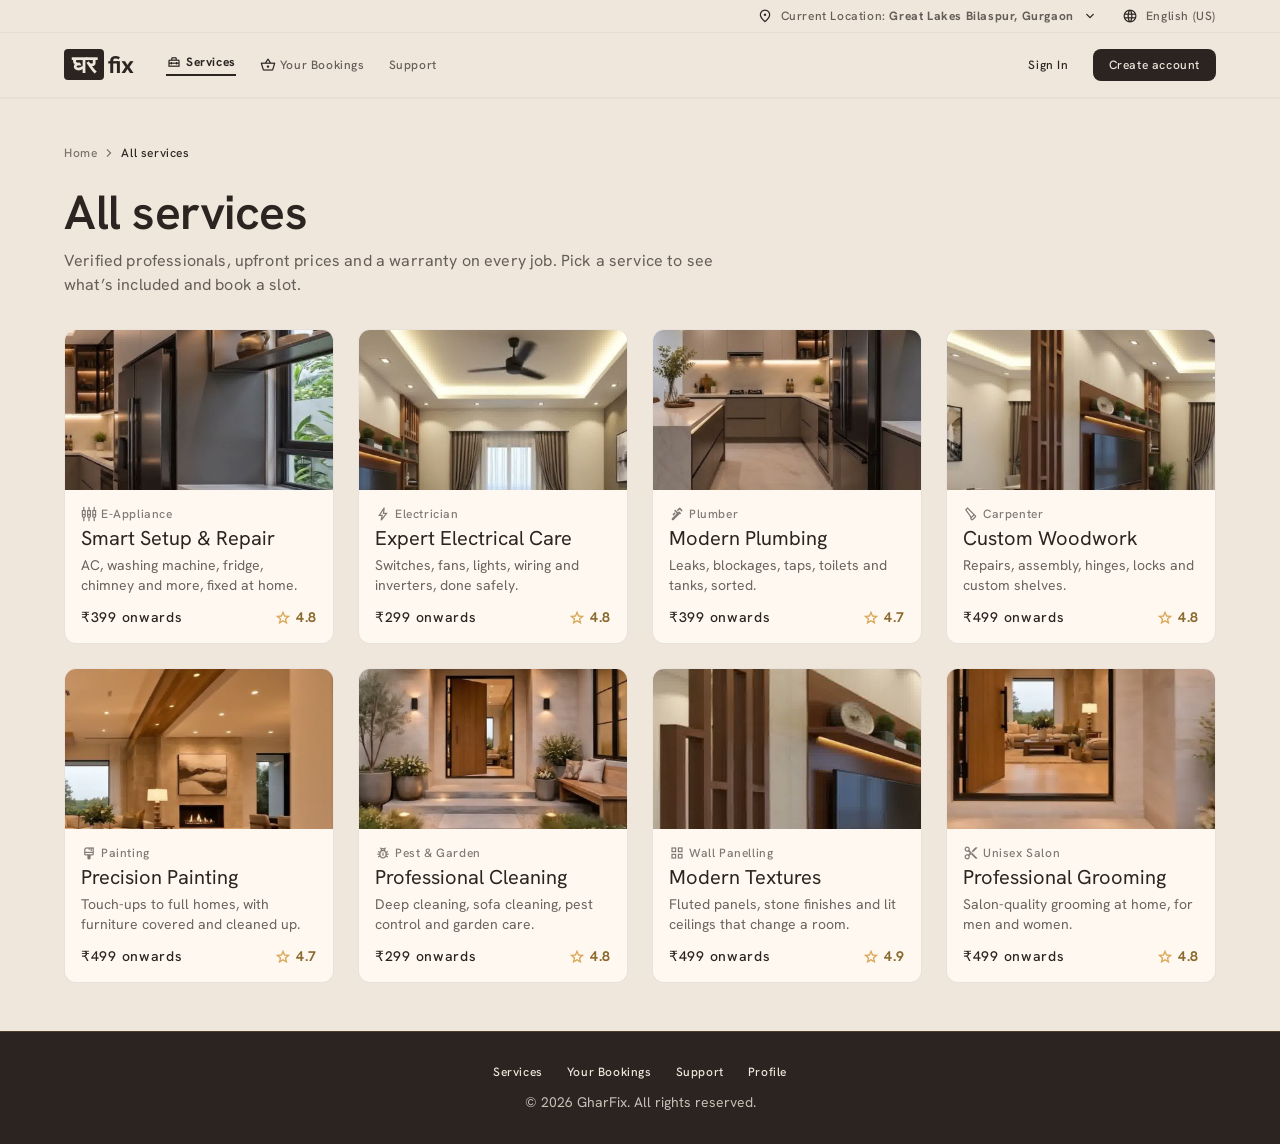
<file: gharfix/service-details.html>
<!DOCTYPE html>
<html lang="en">
<head>
<meta charset="UTF-8">
<meta name="viewport" content="width=device-width, initial-scale=1.0">
<title>GharFix - Services</title>
<meta http-equiv="refresh" content="0; url=index.html#/services">
<script>location.replace('index.html#/services');</script>
</head>
<body><a href="index.html#/services">Go to GharFix services</a></body>
</html>
</file>
<file: gharfix/styles.css>
*,:after,:before{--tw-border-spacing-x:0;--tw-border-spacing-y:0;--tw-translate-x:0;--tw-translate-y:0;--tw-rotate:0;--tw-skew-x:0;--tw-skew-y:0;--tw-scale-x:1;--tw-scale-y:1;--tw-pan-x: ;--tw-pan-y: ;--tw-pinch-zoom: ;--tw-scroll-snap-strictness:proximity;--tw-gradient-from-position: ;--tw-gradient-via-position: ;--tw-gradient-to-position: ;--tw-ordinal: ;--tw-slashed-zero: ;--tw-numeric-figure: ;--tw-numeric-spacing: ;--tw-numeric-fraction: ;--tw-ring-inset: ;--tw-ring-offset-width:0px;--tw-ring-offset-color:#fff;--tw-ring-color:rgba(59,130,246,.5);--tw-ring-offset-shadow:0 0 #0000;--tw-ring-shadow:0 0 #0000;--tw-shadow:0 0 #0000;--tw-shadow-colored:0 0 #0000;--tw-blur: ;--tw-brightness: ;--tw-contrast: ;--tw-grayscale: ;--tw-hue-rotate: ;--tw-invert: ;--tw-saturate: ;--tw-sepia: ;--tw-drop-shadow: ;--tw-backdrop-blur: ;--tw-backdrop-brightness: ;--tw-backdrop-contrast: ;--tw-backdrop-grayscale: ;--tw-backdrop-hue-rotate: ;--tw-backdrop-invert: ;--tw-backdrop-opacity: ;--tw-backdrop-saturate: ;--tw-backdrop-sepia: ;--tw-contain-size: ;--tw-contain-layout: ;--tw-contain-paint: ;--tw-contain-style: }::backdrop{--tw-border-spacing-x:0;--tw-border-spacing-y:0;--tw-translate-x:0;--tw-translate-y:0;--tw-rotate:0;--tw-skew-x:0;--tw-skew-y:0;--tw-scale-x:1;--tw-scale-y:1;--tw-pan-x: ;--tw-pan-y: ;--tw-pinch-zoom: ;--tw-scroll-snap-strictness:proximity;--tw-gradient-from-position: ;--tw-gradient-via-position: ;--tw-gradient-to-position: ;--tw-ordinal: ;--tw-slashed-zero: ;--tw-numeric-figure: ;--tw-numeric-spacing: ;--tw-numeric-fraction: ;--tw-ring-inset: ;--tw-ring-offset-width:0px;--tw-ring-offset-color:#fff;--tw-ring-color:rgba(59,130,246,.5);--tw-ring-offset-shadow:0 0 #0000;--tw-ring-shadow:0 0 #0000;--tw-shadow:0 0 #0000;--tw-shadow-colored:0 0 #0000;--tw-blur: ;--tw-brightness: ;--tw-contrast: ;--tw-grayscale: ;--tw-hue-rotate: ;--tw-invert: ;--tw-saturate: ;--tw-sepia: ;--tw-drop-shadow: ;--tw-backdrop-blur: ;--tw-backdrop-brightness: ;--tw-backdrop-contrast: ;--tw-backdrop-grayscale: ;--tw-backdrop-hue-rotate: ;--tw-backdrop-invert: ;--tw-backdrop-opacity: ;--tw-backdrop-saturate: ;--tw-backdrop-sepia: ;--tw-contain-size: ;--tw-contain-layout: ;--tw-contain-paint: ;--tw-contain-style: }/*! tailwindcss v3.4.19 | MIT License | https://tailwindcss.com*/*,:after,:before{box-sizing:border-box;border:0 solid #e5e7eb}:after,:before{--tw-content:""}:host,html{line-height:1.5;-webkit-text-size-adjust:100%;-moz-tab-size:4;-o-tab-size:4;tab-size:4;font-family:ui-sans-serif,system-ui,sans-serif,Apple Color Emoji,Segoe UI Emoji,Segoe UI Symbol,Noto Color Emoji;font-feature-settings:normal;font-variation-settings:normal;-webkit-tap-highlight-color:transparent}body{margin:0;line-height:inherit}hr{height:0;color:inherit;border-top-width:1px}abbr:where([title]){-webkit-text-decoration:underline dotted;text-decoration:underline dotted}h1,h2,h3,h4,h5,h6{font-size:inherit;font-weight:inherit}a{color:inherit;text-decoration:inherit}b,strong{font-weight:bolder}code,kbd,pre,samp{font-family:ui-monospace,SFMono-Regular,Menlo,Monaco,Consolas,Liberation Mono,Courier New,monospace;font-feature-settings:normal;font-variation-settings:normal;font-size:1em}small{font-size:80%}sub,sup{font-size:75%;line-height:0;position:relative;vertical-align:baseline}sub{bottom:-.25em}sup{top:-.5em}table{text-indent:0;border-color:inherit;border-collapse:collapse}button,input,optgroup,select,textarea{font-family:inherit;font-feature-settings:inherit;font-variation-settings:inherit;font-size:100%;font-weight:inherit;line-height:inherit;letter-spacing:inherit;color:inherit;margin:0;padding:0}button,select{text-transform:none}button,input:where([type=button]),input:where([type=reset]),input:where([type=submit]){-webkit-appearance:button;background-color:transparent;background-image:none}:-moz-focusring{outline:auto}:-moz-ui-invalid{box-shadow:none}progress{vertical-align:baseline}::-webkit-inner-spin-button,::-webkit-outer-spin-button{height:auto}[type=search]{-webkit-appearance:textfield;outline-offset:-2px}::-webkit-search-decoration{-webkit-appearance:none}::-webkit-file-upload-button{-webkit-appearance:button;font:inherit}summary{display:list-item}blockquote,dd,dl,figure,h1,h2,h3,h4,h5,h6,hr,p,pre{margin:0}fieldset{margin:0}fieldset,legend{padding:0}menu,ol,ul{list-style:none;margin:0;padding:0}dialog{padding:0}textarea{resize:vertical}input::-moz-placeholder,textarea::-moz-placeholder{opacity:1;color:#9ca3af}input::placeholder,textarea::placeholder{opacity:1;color:#9ca3af}[role=button],button{cursor:pointer}:disabled{cursor:default}audio,canvas,embed,iframe,img,object,svg,video{display:block;vertical-align:middle}img,video{max-width:100%;height:auto}[hidden]:where(:not([hidden=until-found])){display:none}input:where(:not([type])),input:where([type=date]),input:where([type=datetime-local]),input:where([type=email]),input:where([type=month]),input:where([type=number]),input:where([type=password]),input:where([type=search]),input:where([type=tel]),input:where([type=text]),input:where([type=time]),input:where([type=url]),input:where([type=week]),select,select:where([multiple]),textarea{-webkit-appearance:none;-moz-appearance:none;appearance:none;background-color:#fff;border-color:#6b7280;border-width:1px;border-radius:0;padding:.5rem .75rem;font-size:1rem;line-height:1.5rem;--tw-shadow:0 0 #0000}input:where(:not([type])):focus,input:where([type=date]):focus,input:where([type=datetime-local]):focus,input:where([type=email]):focus,input:where([type=month]):focus,input:where([type=number]):focus,input:where([type=password]):focus,input:where([type=search]):focus,input:where([type=tel]):focus,input:where([type=text]):focus,input:where([type=time]):focus,input:where([type=url]):focus,input:where([type=week]):focus,select:focus,select:where([multiple]):focus,textarea:focus{outline:2px solid transparent;outline-offset:2px;--tw-ring-inset:var(--tw-empty,/*!*/ /*!*/);--tw-ring-offset-width:0px;--tw-ring-offset-color:#fff;--tw-ring-color:#2563eb;--tw-ring-offset-shadow:var(--tw-ring-inset) 0 0 0 var(--tw-ring-offset-width) var(--tw-ring-offset-color);--tw-ring-shadow:var(--tw-ring-inset) 0 0 0 calc(1px + var(--tw-ring-offset-width)) var(--tw-ring-color);box-shadow:var(--tw-ring-offset-shadow),var(--tw-ring-shadow),var(--tw-shadow);border-color:#2563eb}input::-moz-placeholder,textarea::-moz-placeholder{color:#6b7280;opacity:1}input::placeholder,textarea::placeholder{color:#6b7280;opacity:1}::-webkit-datetime-edit-fields-wrapper{padding:0}::-webkit-date-and-time-value{min-height:1.5em;text-align:inherit}::-webkit-datetime-edit{display:inline-flex}::-webkit-datetime-edit,::-webkit-datetime-edit-day-field,::-webkit-datetime-edit-hour-field,::-webkit-datetime-edit-meridiem-field,::-webkit-datetime-edit-millisecond-field,::-webkit-datetime-edit-minute-field,::-webkit-datetime-edit-month-field,::-webkit-datetime-edit-second-field,::-webkit-datetime-edit-year-field{padding-top:0;padding-bottom:0}select{background-image:url("data:image/svg+xml;charset=utf-8,%3Csvg xmlns='http://www.w3.org/2000/svg' fill='none' viewBox='0 0 20 20'%3E%3Cpath stroke='%236b7280' stroke-linecap='round' stroke-linejoin='round' stroke-width='1.5' d='m6 8 4 4 4-4'/%3E%3C/svg%3E");background-position:right .5rem center;background-repeat:no-repeat;background-size:1.5em 1.5em;padding-right:2.5rem;-webkit-print-color-adjust:exact;print-color-adjust:exact}select:where([multiple]),select:where([size]:not([size="1"])){background-image:none;background-position:0 0;background-repeat:unset;background-size:initial;padding-right:.75rem;-webkit-print-color-adjust:unset;print-color-adjust:unset}input:where([type=checkbox]),input:where([type=radio]){-webkit-appearance:none;-moz-appearance:none;appearance:none;padding:0;-webkit-print-color-adjust:exact;print-color-adjust:exact;display:inline-block;vertical-align:middle;background-origin:border-box;-webkit-user-select:none;-moz-user-select:none;user-select:none;flex-shrink:0;height:1rem;width:1rem;color:#2563eb;background-color:#fff;border-color:#6b7280;border-width:1px;--tw-shadow:0 0 #0000}input:where([type=checkbox]){border-radius:0}input:where([type=radio]){border-radius:100%}input:where([type=checkbox]):focus,input:where([type=radio]):focus{outline:2px solid transparent;outline-offset:2px;--tw-ring-inset:var(--tw-empty,/*!*/ /*!*/);--tw-ring-offset-width:2px;--tw-ring-offset-color:#fff;--tw-ring-color:#2563eb;--tw-ring-offset-shadow:var(--tw-ring-inset) 0 0 0 var(--tw-ring-offset-width) var(--tw-ring-offset-color);--tw-ring-shadow:var(--tw-ring-inset) 0 0 0 calc(2px + var(--tw-ring-offset-width)) var(--tw-ring-color);box-shadow:var(--tw-ring-offset-shadow),var(--tw-ring-shadow),var(--tw-shadow)}input:where([type=checkbox]):checked,input:where([type=radio]):checked{border-color:transparent;background-color:currentColor;background-size:100% 100%;background-position:50%;background-repeat:no-repeat}input:where([type=checkbox]):checked{background-image:url("data:image/svg+xml;charset=utf-8,%3Csvg xmlns='http://www.w3.org/2000/svg' fill='%23fff' viewBox='0 0 16 16'%3E%3Cpath d='M12.207 4.793a1 1 0 0 1 0 1.414l-5 5a1 1 0 0 1-1.414 0l-2-2a1 1 0 0 1 1.414-1.414L6.5 9.086l4.293-4.293a1 1 0 0 1 1.414 0'/%3E%3C/svg%3E")}@media (forced-colors:active) {input:where([type=checkbox]):checked{-webkit-appearance:auto;-moz-appearance:auto;appearance:auto}}input:where([type=radio]):checked{background-image:url("data:image/svg+xml;charset=utf-8,%3Csvg xmlns='http://www.w3.org/2000/svg' fill='%23fff' viewBox='0 0 16 16'%3E%3Ccircle cx='8' cy='8' r='3'/%3E%3C/svg%3E")}@media (forced-colors:active) {input:where([type=radio]):checked{-webkit-appearance:auto;-moz-appearance:auto;appearance:auto}}input:where([type=checkbox]):checked:focus,input:where([type=checkbox]):checked:hover,input:where([type=radio]):checked:focus,input:where([type=radio]):checked:hover{border-color:transparent;background-color:currentColor}input:where([type=checkbox]):indeterminate{background-image:url("data:image/svg+xml;charset=utf-8,%3Csvg xmlns='http://www.w3.org/2000/svg' fill='none' viewBox='0 0 16 16'%3E%3Cpath stroke='%23fff' stroke-linecap='round' stroke-linejoin='round' stroke-width='2' d='M4 8h8'/%3E%3C/svg%3E");border-color:transparent;background-color:currentColor;background-size:100% 100%;background-position:50%;background-repeat:no-repeat}@media (forced-colors:active) {input:where([type=checkbox]):indeterminate{-webkit-appearance:auto;-moz-appearance:auto;appearance:auto}}input:where([type=checkbox]):indeterminate:focus,input:where([type=checkbox]):indeterminate:hover{border-color:transparent;background-color:currentColor}input:where([type=file]){background:unset;border-color:inherit;border-width:0;border-radius:0;padding:0;font-size:unset;line-height:inherit}input:where([type=file]):focus{outline:1px solid ButtonText;outline:1px auto -webkit-focus-ring-color}.pointer-events-none{pointer-events:none}.pointer-events-auto{pointer-events:auto}.visible{visibility:visible}.static{position:static}.fixed{position:fixed}.absolute{position:absolute}.relative{position:relative}.sticky{position:sticky}.inset-0{inset:0}.bottom-0{bottom:0}.bottom-6{bottom:1.5rem}.left-0{left:0}.left-1\/2{left:50%}.right-0{right:0}.top-0{top:0}.z-0{z-index:0}.z-10{z-index:10}.z-20{z-index:20}.z-50{z-index:50}.z-\[100\]{z-index:100}.z-\[90\]{z-index:90}.col-span-12{grid-column:span 12/span 12}.m-0{margin:0}.-mx-1{margin-left:-.25rem;margin-right:-.25rem}.mx-auto{margin-left:auto;margin-right:auto}.my-auto{margin-top:auto;margin-bottom:auto}.mb-1{margin-bottom:.25rem}.mb-10{margin-bottom:2.5rem}.mb-2{margin-bottom:.5rem}.mb-3{margin-bottom:.75rem}.mb-4{margin-bottom:1rem}.mb-6{margin-bottom:1.5rem}.mb-8{margin-bottom:2rem}.mb-stack-lg{margin-bottom:48px}.mb-stack-md{margin-bottom:24px}.ml-1{margin-left:.25rem}.mt-0{margin-top:0}.mt-1{margin-top:.25rem}.mt-2{margin-top:.5rem}.mt-3{margin-top:.75rem}.mt-4{margin-top:1rem}.mt-6{margin-top:1.5rem}.mt-stack-sm{margin-top:12px}.block{display:block}.inline-block{display:inline-block}.flex{display:flex}.inline-flex{display:inline-flex}.grid{display:grid}.hidden{display:none}.h-1\.5{height:.375rem}.h-12{height:3rem}.h-14{height:3.5rem}.h-4{height:1rem}.h-40{height:10rem}.h-6{height:1.5rem}.h-64{height:16rem}.h-7{height:1.75rem}.h-8{height:2rem}.h-\[10vh\]{height:10vh}.h-\[250px\]{height:250px}.h-\[80vh\]{height:80vh}.h-full{height:100%}.max-h-0{max-height:0}.max-h-\[600px\]{max-height:600px}.max-h-\[92vh\]{max-height:92vh}.min-h-\[600px\]{min-height:600px}.min-h-screen{min-height:100vh}.w-12{width:3rem}.w-14{width:3.5rem}.w-16{width:4rem}.w-4{width:1rem}.w-44{width:11rem}.w-5{width:1.25rem}.w-56{width:14rem}.w-6{width:1.5rem}.w-7{width:1.75rem}.w-8{width:2rem}.w-full{width:100%}.min-w-0{min-width:0}.max-w-2xl{max-width:42rem}.max-w-3xl{max-width:48rem}.max-w-4xl{max-width:56rem}.max-w-6xl{max-width:72rem}.max-w-\[1280px\],.max-w-container-max{max-width:1280px}.max-w-md{max-width:28rem}.flex-1{flex:1 1 0%}.shrink-0{flex-shrink:0}.flex-grow{flex-grow:1}.-translate-x-1\/2{--tw-translate-x:-50%}.-translate-x-1\/2,.translate-y-4{transform:translate(var(--tw-translate-x),var(--tw-translate-y)) rotate(var(--tw-rotate)) skewX(var(--tw-skew-x)) skewY(var(--tw-skew-y)) scaleX(var(--tw-scale-x)) scaleY(var(--tw-scale-y))}.translate-y-4{--tw-translate-y:1rem}@keyframes spin{to{transform:rotate(1turn)}}.animate-spin{animation:spin 1s linear infinite}.cursor-pointer{cursor:pointer}.resize{resize:both}.scroll-mt-28{scroll-margin-top:7rem}.list-none{list-style-type:none}.grid-cols-1{grid-template-columns:repeat(1,minmax(0,1fr))}.grid-cols-12{grid-template-columns:repeat(12,minmax(0,1fr))}.grid-cols-2{grid-template-columns:repeat(2,minmax(0,1fr))}.grid-cols-3{grid-template-columns:repeat(3,minmax(0,1fr))}.grid-cols-4{grid-template-columns:repeat(4,minmax(0,1fr))}.flex-col{flex-direction:column}.flex-wrap{flex-wrap:wrap}.place-items-center{place-items:center}.items-start{align-items:flex-start}.items-end{align-items:flex-end}.items-center{align-items:center}.justify-end{justify-content:flex-end}.justify-center{justify-content:center}.justify-between{justify-content:space-between}.gap-1{gap:.25rem}.gap-1\.5{gap:.375rem}.gap-2{gap:.5rem}.gap-3{gap:.75rem}.gap-4{gap:1rem}.gap-5{gap:1.25rem}.gap-6{gap:1.5rem}.gap-8{gap:2rem}.gap-base{gap:8px}.gap-gutter,.gap-stack-md{gap:24px}.self-start{align-self:flex-start}.overflow-hidden{overflow:hidden}.overflow-x-auto{overflow-x:auto}.overflow-y-auto{overflow-y:auto}.scroll-smooth{scroll-behavior:smooth}.truncate{overflow:hidden;text-overflow:ellipsis;white-space:nowrap}.rounded{border-radius:.25rem}.rounded-2xl{border-radius:1rem}.rounded-full{border-radius:9999px}.rounded-lg{border-radius:.5rem}.rounded-xl{border-radius:.75rem}.rounded-t-2xl{border-top-left-radius:1rem;border-top-right-radius:1rem}.border{border-width:1px}.border-2{border-width:2px}.border-b{border-bottom-width:1px}.border-b-2{border-bottom-width:2px}.border-t{border-top-width:1px}.border-\[\#2e7d32\]\/30{border-color:rgba(46,125,50,.3)}.border-\[\#D9A857\]{--tw-border-opacity:1;border-color:rgb(217 168 87/var(--tw-border-opacity,1))}.border-\[\#D9A857\]\/10{border-color:rgba(217,168,87,.1)}.border-\[\#D9A857\]\/20{border-color:rgba(217,168,87,.2)}.border-current{border-color:currentColor}.border-neutral-500\/50{border-color:hsla(0,0%,45%,.5)}.border-outline-variant\/30{border-color:hsla(19,17%,78%,.3)}.border-primary-container{--tw-border-opacity:1;border-color:rgb(43 36 32/var(--tw-border-opacity,1))}.border-primary-container\/10{border-color:rgba(43,36,32,.1)}.border-primary-container\/20{border-color:rgba(43,36,32,.2)}.border-primary-container\/30{border-color:rgba(43,36,32,.3)}.border-primary-container\/40{border-color:rgba(43,36,32,.4)}.border-surface-container-high\/20{border-color:hsla(35,37%,90%,.2)}.border-r-transparent{border-right-color:transparent}.bg-\[\#1565c0\]\/15{background-color:rgba(21,101,192,.15)}.bg-\[\#2e7d32\]\/10{background-color:rgba(46,125,50,.1)}.bg-\[\#2e7d32\]\/15{background-color:rgba(46,125,50,.15)}.bg-\[\#A8A196\]{--tw-bg-opacity:1;background-color:rgb(168 161 150/var(--tw-bg-opacity,1))}.bg-\[\#D9A857\]{--tw-bg-opacity:1;background-color:rgb(217 168 87/var(--tw-bg-opacity,1))}.bg-\[\#D9A857\]\/10{background-color:rgba(217,168,87,.1)}.bg-\[\#D9A857\]\/20{background-color:rgba(217,168,87,.2)}.bg-\[\#D9A857\]\/5{background-color:rgba(217,168,87,.05)}.bg-\[\#ba1a1a\]{--tw-bg-opacity:1;background-color:rgb(186 26 26/var(--tw-bg-opacity,1))}.bg-\[\#ba1a1a\]\/10{background-color:rgba(186,26,26,.1)}.bg-black\/50{background-color:rgba(0,0,0,.5)}.bg-primary-container{--tw-bg-opacity:1;background-color:rgb(43 36 32/var(--tw-bg-opacity,1))}.bg-primary-container\/10{background-color:rgba(43,36,32,.1)}.bg-primary-container\/5{background-color:rgba(43,36,32,.05)}.bg-surface{--tw-bg-opacity:1;background-color:rgb(255 248 241/var(--tw-bg-opacity,1))}.bg-surface-container-high{--tw-bg-opacity:1;background-color:rgb(239 231 220/var(--tw-bg-opacity,1))}.bg-surface-container-high\/10{background-color:hsla(35,37%,90%,.1)}.bg-surface-container-high\/90{background-color:hsla(35,37%,90%,.9)}.bg-opacity-100{--tw-bg-opacity:1}.bg-opacity-50{--tw-bg-opacity:0.5}.bg-gradient-to-t{background-image:linear-gradient(to top,var(--tw-gradient-stops))}.from-primary-container\/80{--tw-gradient-from:rgba(43,36,32,.8) var(--tw-gradient-from-position);--tw-gradient-to:rgba(43,36,32,0) var(--tw-gradient-to-position);--tw-gradient-stops:var(--tw-gradient-from),var(--tw-gradient-to)}.from-primary-container\/90{--tw-gradient-from:rgba(43,36,32,.9) var(--tw-gradient-from-position);--tw-gradient-to:rgba(43,36,32,0) var(--tw-gradient-to-position);--tw-gradient-stops:var(--tw-gradient-from),var(--tw-gradient-to)}.via-primary-container\/40{--tw-gradient-to:rgba(43,36,32,0) var(--tw-gradient-to-position);--tw-gradient-stops:var(--tw-gradient-from),rgba(43,36,32,.4) var(--tw-gradient-via-position),var(--tw-gradient-to)}.to-transparent{--tw-gradient-to:transparent var(--tw-gradient-to-position)}.object-cover{-o-object-fit:cover;object-fit:cover}.p-0{padding:0}.p-1{padding:.25rem}.p-2{padding:.5rem}.p-3{padding:.75rem}.p-4{padding:1rem}.p-5{padding:1.25rem}.p-6{padding:1.5rem}.p-8{padding:2rem}.p-stack-md{padding:24px}.px-1{padding-left:.25rem;padding-right:.25rem}.px-2{padding-left:.5rem;padding-right:.5rem}.px-2\.5{padding-left:.625rem;padding-right:.625rem}.px-3{padding-left:.75rem;padding-right:.75rem}.px-4{padding-left:1rem;padding-right:1rem}.px-5{padding-left:1.25rem;padding-right:1.25rem}.px-6{padding-left:1.5rem;padding-right:1.5rem}.px-8{padding-left:2rem;padding-right:2rem}.px-margin-desktop{padding-left:64px;padding-right:64px}.px-margin-mobile{padding-left:20px;padding-right:20px}.py-0\.5{padding-top:.125rem;padding-bottom:.125rem}.py-1{padding-top:.25rem;padding-bottom:.25rem}.py-1\.5{padding-top:.375rem;padding-bottom:.375rem}.py-10{padding-top:2.5rem;padding-bottom:2.5rem}.py-16{padding-top:4rem;padding-bottom:4rem}.py-2{padding-top:.5rem;padding-bottom:.5rem}.py-2\.5{padding-top:.625rem;padding-bottom:.625rem}.py-3{padding-top:.75rem;padding-bottom:.75rem}.py-4{padding-top:1rem;padding-bottom:1rem}.py-8{padding-top:2rem;padding-bottom:2rem}.py-stack-lg{padding-top:48px;padding-bottom:48px}.pb-1{padding-bottom:.25rem}.pb-2{padding-bottom:.5rem}.pb-4{padding-bottom:1rem}.pr-2{padding-right:.5rem}.pt-2{padding-top:.5rem}.pt-4{padding-top:1rem}.pt-stack-sm{padding-top:12px}.text-left{text-align:left}.text-center{text-align:center}.text-justify{text-align:justify}.align-\[-2px\]{vertical-align:-2px}.font-body-lg,.font-body-md,.font-body-sm,.font-display-lg,.font-headline-lg,.font-headline-md,.font-label-md,.font-label-sm{font-family:Hanken Grotesk}.font-mono{font-family:ui-monospace,SFMono-Regular,Menlo,Monaco,Consolas,Liberation Mono,Courier New,monospace}.text-4xl{font-size:2.25rem;line-height:2.5rem}.text-5xl{font-size:3rem;line-height:1}.text-6xl{font-size:3.75rem;line-height:1}.text-\[10px\]{font-size:10px}.text-\[11px\]{font-size:11px}.text-\[12px\]{font-size:12px}.text-\[14px\]{font-size:14px}.text-\[16px\]{font-size:16px}.text-\[18px\]{font-size:18px}.text-\[20px\]{font-size:20px}.text-\[32px\]{font-size:32px}.text-\[36px\]{font-size:36px}.text-\[48px\]{font-size:48px}.text-body-lg{font-size:18px;line-height:28px}.text-body-lg,.text-body-md{letter-spacing:.01em;font-weight:400}.text-body-md{font-size:16px;line-height:24px}.text-body-sm{font-size:14px;line-height:20px;font-weight:400}.text-display-lg{letter-spacing:-.02em}.text-display-lg,.text-headline-lg{font-size:48px;line-height:56px;font-weight:600}.text-headline-lg{letter-spacing:-.01em}.text-headline-md{font-size:24px;line-height:32px;letter-spacing:0;font-weight:500}.text-label-md{font-size:14px;line-height:20px}.text-label-md,.text-label-sm{letter-spacing:.05em;font-weight:500}.text-label-sm{font-size:12px;line-height:16px}.text-sm{font-size:.875rem;line-height:1.25rem}.text-xs{font-size:.75rem;line-height:1rem}.font-bold{font-weight:700}.font-light{font-weight:300}.font-medium{font-weight:500}.font-normal{font-weight:400}.font-semibold{font-weight:600}.uppercase{text-transform:uppercase}.lowercase{text-transform:lowercase}.leading-\[0\.9\]{line-height:.9}.leading-relaxed{line-height:1.625}.leading-tight{line-height:1.25}.tracking-\[0\.22em\]{letter-spacing:.22em}.tracking-\[0\.3em\]{letter-spacing:.3em}.tracking-tighter{letter-spacing:-.05em}.tracking-wide{letter-spacing:.025em}.tracking-wider{letter-spacing:.05em}.text-\[\#0d47a1\]{--tw-text-opacity:1;color:rgb(13 71 161/var(--tw-text-opacity,1))}.text-\[\#1b5e20\]{--tw-text-opacity:1;color:rgb(27 94 32/var(--tw-text-opacity,1))}.text-\[\#2e7d32\]{--tw-text-opacity:1;color:rgb(46 125 50/var(--tw-text-opacity,1))}.text-\[\#6b511f\]{--tw-text-opacity:1;color:rgb(107 81 31/var(--tw-text-opacity,1))}.text-\[\#8a6a2f\]{--tw-text-opacity:1;color:rgb(138 106 47/var(--tw-text-opacity,1))}.text-\[\#93000a\]{--tw-text-opacity:1;color:rgb(147 0 10/var(--tw-text-opacity,1))}.text-\[\#D9A857\]{--tw-text-opacity:1;color:rgb(217 168 87/var(--tw-text-opacity,1))}.text-\[\#ba1a1a\]{--tw-text-opacity:1;color:rgb(186 26 26/var(--tw-text-opacity,1))}.text-neutral-300{--tw-text-opacity:1;color:rgb(212 212 212/var(--tw-text-opacity,1))}.text-neutral-400{--tw-text-opacity:1;color:rgb(163 163 163/var(--tw-text-opacity,1))}.text-neutral-500{--tw-text-opacity:1;color:rgb(115 115 115/var(--tw-text-opacity,1))}.text-primary-container{--tw-text-opacity:1;color:rgb(43 36 32/var(--tw-text-opacity,1))}.text-primary-container\/20{color:rgba(43,36,32,.2)}.text-primary-container\/50{color:rgba(43,36,32,.5)}.text-primary-container\/60{color:rgba(43,36,32,.6)}.text-primary-container\/70{color:rgba(43,36,32,.7)}.text-primary-container\/80{color:rgba(43,36,32,.8)}.text-surface-container-high{--tw-text-opacity:1;color:rgb(239 231 220/var(--tw-text-opacity,1))}.text-surface-container-high\/90{color:hsla(35,37%,90%,.9)}.text-white{--tw-text-opacity:1;color:rgb(255 255 255/var(--tw-text-opacity,1))}.underline{text-decoration-line:underline}.antialiased{-webkit-font-smoothing:antialiased;-moz-osx-font-smoothing:grayscale}.opacity-0{opacity:0}.opacity-60{opacity:.6}.opacity-80{opacity:.8}.opacity-90{opacity:.9}.opacity-95{opacity:.95}.mix-blend-multiply{mix-blend-mode:multiply}.shadow-2xl{--tw-shadow:0 25px 50px -12px rgba(0,0,0,.25);--tw-shadow-colored:0 25px 50px -12px var(--tw-shadow-color)}.shadow-2xl,.shadow-\[0_4px_10px_rgba\(43\2c 36\2c 32\2c 0\.1\)\]{box-shadow:var(--tw-ring-offset-shadow,0 0 #0000),var(--tw-ring-shadow,0 0 #0000),var(--tw-shadow)}.shadow-\[0_4px_10px_rgba\(43\2c 36\2c 32\2c 0\.1\)\]{--tw-shadow:0 4px 10px rgba(43,36,32,.1);--tw-shadow-colored:0 4px 10px var(--tw-shadow-color)}.shadow-\[0_8px_30px_rgba\(43\2c 36\2c 32\2c 0\.05\)\]{--tw-shadow:0 8px 30px rgba(43,36,32,.05);--tw-shadow-colored:0 8px 30px var(--tw-shadow-color);box-shadow:var(--tw-ring-offset-shadow,0 0 #0000),var(--tw-ring-shadow,0 0 #0000),var(--tw-shadow)}.shadow-\[0_8px_30px_rgba\(43\2c 36\2c 32\2c 0\.08\)\]{--tw-shadow:0 8px 30px rgba(43,36,32,.08);--tw-shadow-colored:0 8px 30px var(--tw-shadow-color)}.shadow-\[0_8px_30px_rgba\(43\2c 36\2c 32\2c 0\.08\)\],.shadow-lg{box-shadow:var(--tw-ring-offset-shadow,0 0 #0000),var(--tw-ring-shadow,0 0 #0000),var(--tw-shadow)}.shadow-lg{--tw-shadow:0 10px 15px -3px rgba(0,0,0,.1),0 4px 6px -4px rgba(0,0,0,.1);--tw-shadow-colored:0 10px 15px -3px var(--tw-shadow-color),0 4px 6px -4px var(--tw-shadow-color)}.shadow-md{--tw-shadow:0 4px 6px -1px rgba(0,0,0,.1),0 2px 4px -2px rgba(0,0,0,.1);--tw-shadow-colored:0 4px 6px -1px var(--tw-shadow-color),0 2px 4px -2px var(--tw-shadow-color)}.shadow-md,.shadow-sm{box-shadow:var(--tw-ring-offset-shadow,0 0 #0000),var(--tw-ring-shadow,0 0 #0000),var(--tw-shadow)}.shadow-sm{--tw-shadow:0 1px 2px 0 rgba(0,0,0,.05);--tw-shadow-colored:0 1px 2px 0 var(--tw-shadow-color)}.shadow-xl{--tw-shadow:0 20px 25px -5px rgba(0,0,0,.1),0 8px 10px -6px rgba(0,0,0,.1);--tw-shadow-colored:0 20px 25px -5px var(--tw-shadow-color),0 8px 10px -6px var(--tw-shadow-color);box-shadow:var(--tw-ring-offset-shadow,0 0 #0000),var(--tw-ring-shadow,0 0 #0000),var(--tw-shadow)}.shadow-\[\#A8A196\]\/20{--tw-shadow-color:hsla(37,9%,62%,.2);--tw-shadow:var(--tw-shadow-colored)}.drop-shadow-md{--tw-drop-shadow:drop-shadow(0 4px 3px rgba(0,0,0,.07)) drop-shadow(0 2px 2px rgba(0,0,0,.06))}.drop-shadow-md,.drop-shadow-sm{filter:var(--tw-blur) var(--tw-brightness) var(--tw-contrast) var(--tw-grayscale) var(--tw-hue-rotate) var(--tw-invert) var(--tw-saturate) var(--tw-sepia) var(--tw-drop-shadow)}.drop-shadow-sm{--tw-drop-shadow:drop-shadow(0 1px 1px rgba(0,0,0,.05))}.sepia-\[0\.1\]{--tw-sepia:sepia(0.1)}.sepia-\[0\.1\],.sepia-\[0\.2\]{filter:var(--tw-blur) var(--tw-brightness) var(--tw-contrast) var(--tw-grayscale) var(--tw-hue-rotate) var(--tw-invert) var(--tw-saturate) var(--tw-sepia) var(--tw-drop-shadow)}.sepia-\[0\.2\]{--tw-sepia:sepia(0.2)}.filter{filter:var(--tw-blur) var(--tw-brightness) var(--tw-contrast) var(--tw-grayscale) var(--tw-hue-rotate) var(--tw-invert) var(--tw-saturate) var(--tw-sepia) var(--tw-drop-shadow)}.backdrop-blur-md{--tw-backdrop-blur:blur(12px)}.backdrop-blur-md,.backdrop-blur-sm{-webkit-backdrop-filter:var(--tw-backdrop-blur) var(--tw-backdrop-brightness) var(--tw-backdrop-contrast) var(--tw-backdrop-grayscale) var(--tw-backdrop-hue-rotate) var(--tw-backdrop-invert) var(--tw-backdrop-opacity) var(--tw-backdrop-saturate) var(--tw-backdrop-sepia);backdrop-filter:var(--tw-backdrop-blur) var(--tw-backdrop-brightness) var(--tw-backdrop-contrast) var(--tw-backdrop-grayscale) var(--tw-backdrop-hue-rotate) var(--tw-backdrop-invert) var(--tw-backdrop-opacity) var(--tw-backdrop-saturate) var(--tw-backdrop-sepia)}.backdrop-blur-sm{--tw-backdrop-blur:blur(4px)}.transition{transition-property:color,background-color,border-color,text-decoration-color,fill,stroke,opacity,box-shadow,transform,filter,-webkit-backdrop-filter;transition-property:color,background-color,border-color,text-decoration-color,fill,stroke,opacity,box-shadow,transform,filter,backdrop-filter;transition-property:color,background-color,border-color,text-decoration-color,fill,stroke,opacity,box-shadow,transform,filter,backdrop-filter,-webkit-backdrop-filter;transition-timing-function:cubic-bezier(.4,0,.2,1);transition-duration:.15s}.transition-all{transition-property:all;transition-timing-function:cubic-bezier(.4,0,.2,1);transition-duration:.15s}.transition-colors{transition-property:color,background-color,border-color,text-decoration-color,fill,stroke;transition-timing-function:cubic-bezier(.4,0,.2,1);transition-duration:.15s}.transition-opacity{transition-property:opacity;transition-timing-function:cubic-bezier(.4,0,.2,1);transition-duration:.15s}.transition-transform{transition-property:transform;transition-timing-function:cubic-bezier(.4,0,.2,1);transition-duration:.15s}.duration-200{transition-duration:.2s}.duration-300{transition-duration:.3s}.duration-500{transition-duration:.5s}.duration-700{transition-duration:.7s}.duration-\[400ms\]{transition-duration:.4s}.ease-in-out{transition-timing-function:cubic-bezier(.4,0,.2,1)}.last\:border-0:last-child{border-width:0}.hover\:-translate-y-1:hover{--tw-translate-y:-0.25rem}.hover\:-translate-y-1:hover,.hover\:-translate-y-\[15px\]:hover{transform:translate(var(--tw-translate-x),var(--tw-translate-y)) rotate(var(--tw-rotate)) skewX(var(--tw-skew-x)) skewY(var(--tw-skew-y)) scaleX(var(--tw-scale-x)) scaleY(var(--tw-scale-y))}.hover\:-translate-y-\[15px\]:hover{--tw-translate-y:-15px}.hover\:border-\[\#D9A857\]:hover{--tw-border-opacity:1;border-color:rgb(217 168 87/var(--tw-border-opacity,1))}.hover\:bg-\[\#D9A857\]:hover{--tw-bg-opacity:1;background-color:rgb(217 168 87/var(--tw-bg-opacity,1))}.hover\:bg-\[\#D9A857\]\/10:hover{background-color:rgba(217,168,87,.1)}.hover\:bg-primary-container:hover{--tw-bg-opacity:1;background-color:rgb(43 36 32/var(--tw-bg-opacity,1))}.hover\:bg-primary-container\/10:hover{background-color:rgba(43,36,32,.1)}.hover\:bg-primary-container\/5:hover{background-color:rgba(43,36,32,.05)}.hover\:text-\[\#8a6a2f\]:hover{--tw-text-opacity:1;color:rgb(138 106 47/var(--tw-text-opacity,1))}.hover\:text-\[\#D9A857\]:hover{--tw-text-opacity:1;color:rgb(217 168 87/var(--tw-text-opacity,1))}.hover\:text-primary-container:hover{--tw-text-opacity:1;color:rgb(43 36 32/var(--tw-text-opacity,1))}.hover\:text-surface-container-high:hover{--tw-text-opacity:1;color:rgb(239 231 220/var(--tw-text-opacity,1))}.hover\:shadow-\[0_0_10px_rgba\(217\2c 168\2c 87\2c 0\.5\)\]:hover{--tw-shadow:0 0 10px rgba(217,168,87,.5);--tw-shadow-colored:0 0 10px var(--tw-shadow-color);box-shadow:var(--tw-ring-offset-shadow,0 0 #0000),var(--tw-ring-shadow,0 0 #0000),var(--tw-shadow)}.hover\:shadow-\[0_20px_40px_rgba\(43\2c 36\2c 32\2c 0\.2\)\]:hover{--tw-shadow:0 20px 40px rgba(43,36,32,.2);--tw-shadow-colored:0 20px 40px var(--tw-shadow-color);box-shadow:var(--tw-ring-offset-shadow,0 0 #0000),var(--tw-ring-shadow,0 0 #0000),var(--tw-shadow)}.hover\:shadow-\[0_4px_20px_rgba\(217\2c 168\2c 87\2c 0\.4\)\]:hover{--tw-shadow:0 4px 20px rgba(217,168,87,.4);--tw-shadow-colored:0 4px 20px var(--tw-shadow-color)}.hover\:shadow-\[0_4px_20px_rgba\(217\2c 168\2c 87\2c 0\.4\)\]:hover,.hover\:shadow-xl:hover{box-shadow:var(--tw-ring-offset-shadow,0 0 #0000),var(--tw-ring-shadow,0 0 #0000),var(--tw-shadow)}.hover\:shadow-xl:hover{--tw-shadow:0 20px 25px -5px rgba(0,0,0,.1),0 8px 10px -6px rgba(0,0,0,.1);--tw-shadow-colored:0 20px 25px -5px var(--tw-shadow-color),0 8px 10px -6px var(--tw-shadow-color)}.focus\:border-\[\#D9A857\]:focus{--tw-border-opacity:1;border-color:rgb(217 168 87/var(--tw-border-opacity,1))}.focus\:ring-\[\#D9A857\]:focus{--tw-ring-opacity:1;--tw-ring-color:rgb(217 168 87/var(--tw-ring-opacity,1))}.disabled\:cursor-not-allowed:disabled{cursor:not-allowed}.disabled\:line-through:disabled{text-decoration-line:line-through}.disabled\:opacity-35:disabled{opacity:.35}.disabled\:opacity-40:disabled{opacity:.4}.disabled\:opacity-50:disabled{opacity:.5}.group[open] .group-open\:rotate-180{--tw-rotate:180deg;transform:translate(var(--tw-translate-x),var(--tw-translate-y)) rotate(var(--tw-rotate)) skewX(var(--tw-skew-x)) skewY(var(--tw-skew-y)) scaleX(var(--tw-scale-x)) scaleY(var(--tw-scale-y))}.group:hover .group-hover\:mt-2{margin-top:.5rem}.group:hover .group-hover\:max-h-14{max-height:3.5rem}.group:hover .group-hover\:translate-x-1{--tw-translate-x:0.25rem}.group:hover .group-hover\:translate-x-1,.group:hover .group-hover\:translate-y-0{transform:translate(var(--tw-translate-x),var(--tw-translate-y)) rotate(var(--tw-rotate)) skewX(var(--tw-skew-x)) skewY(var(--tw-skew-y)) scaleX(var(--tw-scale-x)) scaleY(var(--tw-scale-y))}.group:hover .group-hover\:translate-y-0{--tw-translate-y:0px}.group:hover .group-hover\:scale-105{--tw-scale-x:1.05;--tw-scale-y:1.05;transform:translate(var(--tw-translate-x),var(--tw-translate-y)) rotate(var(--tw-rotate)) skewX(var(--tw-skew-x)) skewY(var(--tw-skew-y)) scaleX(var(--tw-scale-x)) scaleY(var(--tw-scale-y))}.group:hover .group-hover\:via-\[\#D9A857\]\/30{--tw-gradient-to:rgba(217,168,87,0) var(--tw-gradient-to-position);--tw-gradient-stops:var(--tw-gradient-from),rgba(217,168,87,.3) var(--tw-gradient-via-position),var(--tw-gradient-to)}.group:hover .group-hover\:opacity-100{opacity:1}@media (min-width:640px){.sm\:col-span-2{grid-column:span 2/span 2}.sm\:inline{display:inline}.sm\:flex{display:flex}.sm\:grid-cols-2{grid-template-columns:repeat(2,minmax(0,1fr))}.sm\:grid-cols-3{grid-template-columns:repeat(3,minmax(0,1fr))}.sm\:items-center{align-items:center}.sm\:rounded-2xl{border-radius:1rem}.sm\:p-4{padding:1rem}}@media (min-width:768px){.md\:col-span-4{grid-column:span 4/span 4}.md\:col-span-5{grid-column:span 5/span 5}.md\:col-span-7{grid-column:span 7/span 7}.md\:col-span-8{grid-column:span 8/span 8}.md\:mb-0{margin-bottom:0}.md\:block{display:block}.md\:flex{display:flex}.md\:hidden{display:none}.md\:h-80{height:20rem}.md\:grid-cols-12{grid-template-columns:repeat(12,minmax(0,1fr))}.md\:grid-cols-2{grid-template-columns:repeat(2,minmax(0,1fr))}.md\:gap-6{gap:1.5rem}.md\:border-l{border-left-width:1px}.md\:p-14{padding:3.5rem}.md\:px-margin-desktop{padding-left:64px;padding-right:64px}.md\:py-stack-lg{padding-top:48px;padding-bottom:48px}.md\:pl-10{padding-left:2.5rem}.md\:text-left{text-align:left}.md\:text-7xl{font-size:4.5rem;line-height:1}.md\:text-8xl{font-size:6rem;line-height:1}.md\:text-base{font-size:1rem;line-height:1.5rem}}@media (min-width:1024px){.lg\:sticky{position:sticky}.lg\:top-6{top:1.5rem}.lg\:col-span-5{grid-column:span 5/span 5}.lg\:col-span-7{grid-column:span 7/span 7}.lg\:grid-cols-12{grid-template-columns:repeat(12,minmax(0,1fr))}.lg\:grid-cols-2{grid-template-columns:repeat(2,minmax(0,1fr))}.lg\:grid-cols-4{grid-template-columns:repeat(4,minmax(0,1fr))}.lg\:p-16{padding:4rem}}
</file>
